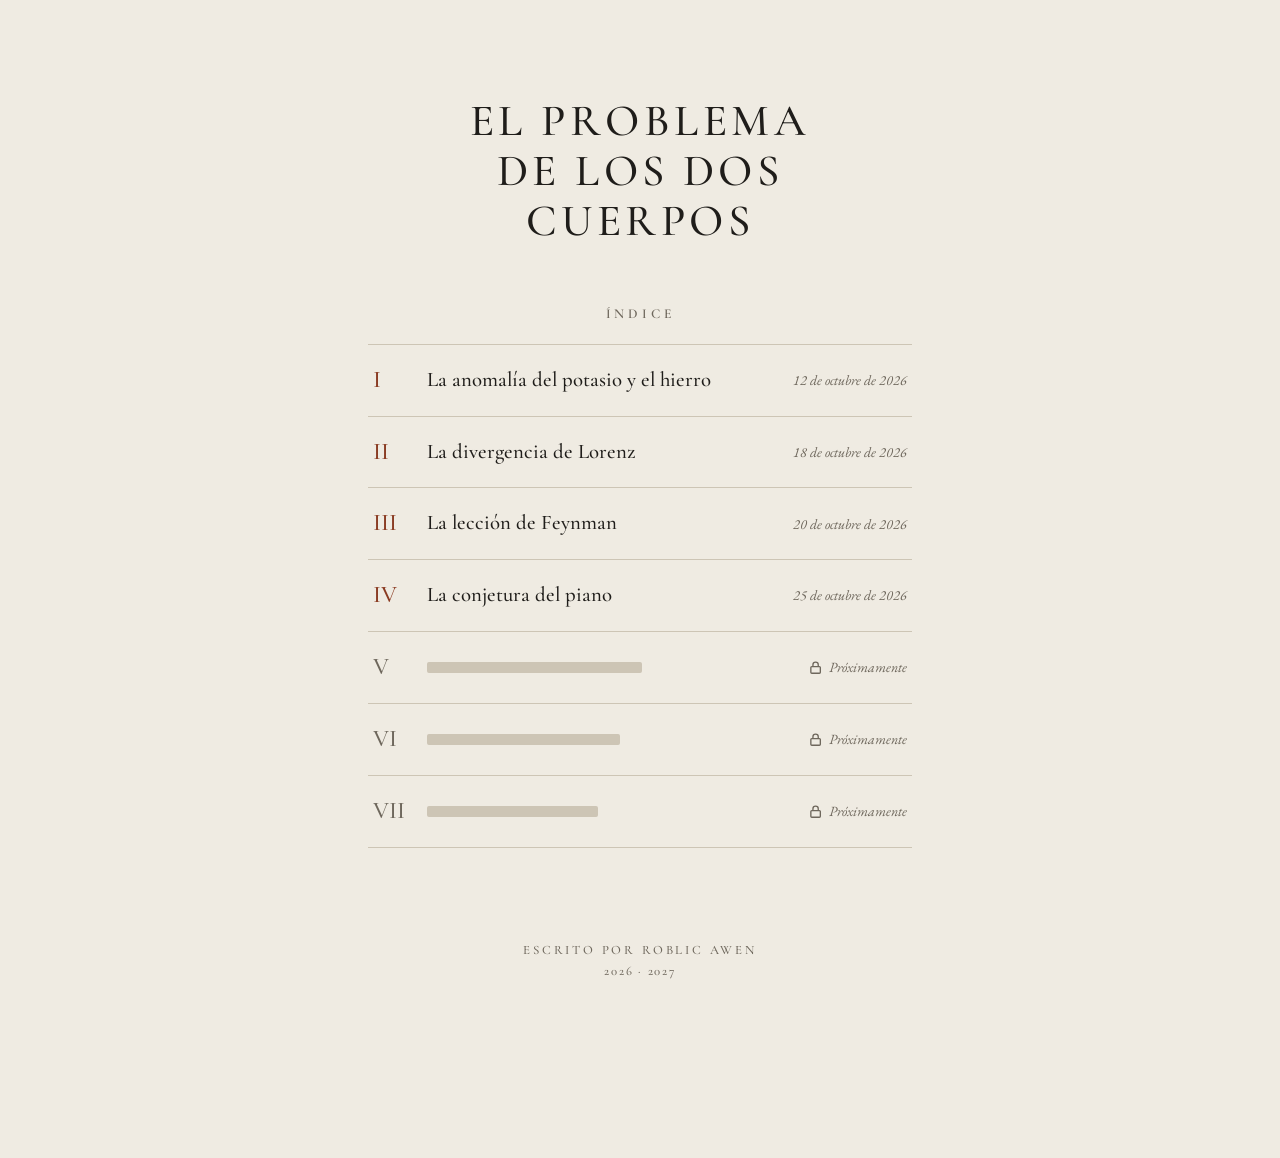
<file: index.html>
<!doctype html>
<html lang="es">
<head>
<meta charset="utf-8">
<meta name="viewport" content="width=device-width, initial-scale=1, viewport-fit=cover">
<meta name="description" content="El problema de los dos cuerpos: índice de capítulos.">
<title>El problema de los dos cuerpos</title>
<link rel="preconnect" href="https://fonts.googleapis.com">
<link rel="preconnect" href="https://fonts.gstatic.com" crossorigin>
<link rel="stylesheet" href="https://fonts.googleapis.com/css2?family=Cormorant+Garamond:ital,wght@0,300;0,500;0,600;1,400&family=EB+Garamond:ital,wght@0,400;0,500;1,400&display=swap">
<link rel="stylesheet" href="styles.css?v=20261110e">
<link rel="stylesheet" href="indice.css?v=20261110e">
<script>(function(d){d.classList.add('anim');setTimeout(function(){d.classList.add('ready')},3000)})(document.documentElement)</script>
</head>
<body>

<header class="cover">
  <h1>El problema de los dos cuerpos</h1>
</header>

<main class="index">
  <h2>Índice</h2>
  <ol>
    <li><a class="row" href="capitulo-1.html"><span class="n">I</span><span class="t">La anomalía del potasio y el hierro</span><span class="d">12 de octubre de 2026</span></a></li>
    <li><a class="row" href="capitulo-2.html"><span class="n">II</span><span class="t">La divergencia de Lorenz</span><span class="d">18 de octubre de 2026</span></a></li>
    <li><a class="row" href="capitulo-3.html"><span class="n">III</span><span class="t">La lección de Feynman</span><span class="d">20 de octubre de 2026</span></a></li>
    <li><a class="row" href="capitulo-4.html"><span class="n">IV</span><span class="t">La conjetura del piano</span><span class="d">25 de octubre de 2026</span></a></li>
    <li class="lock" tabindex="0" aria-label="Capítulo V, próximamente"><div class="row"><span class="n">V</span><span class="t"><i class="bar" style="width:58%"></i></span><span class="d"><svg class="lk" viewBox="0 0 16 16" fill="none" stroke="currentColor" stroke-width="1.4" aria-hidden="true"><rect x="3" y="7" width="10" height="7" rx="1"/><path d="M5.2 7V5a2.8 2.8 0 0 1 5.6 0v2"/></svg>Próximamente</span></div></li>
    <li class="lock" tabindex="0" aria-label="Capítulo VI, próximamente"><div class="row"><span class="n">VI</span><span class="t"><i class="bar" style="width:52%"></i></span><span class="d"><svg class="lk" viewBox="0 0 16 16" fill="none" stroke="currentColor" stroke-width="1.4" aria-hidden="true"><rect x="3" y="7" width="10" height="7" rx="1"/><path d="M5.2 7V5a2.8 2.8 0 0 1 5.6 0v2"/></svg>Próximamente</span></div></li>
    <li class="lock" tabindex="0" aria-label="Capítulo VII, próximamente"><div class="row"><span class="n">VII</span><span class="t"><i class="bar" style="width:46%"></i></span><span class="d"><svg class="lk" viewBox="0 0 16 16" fill="none" stroke="currentColor" stroke-width="1.4" aria-hidden="true"><rect x="3" y="7" width="10" height="7" rx="1"/><path d="M5.2 7V5a2.8 2.8 0 0 1 5.6 0v2"/></svg>Próximamente</span></div></li>
  </ol>
  <p class="msg" id="msg" role="status"></p>
</main>

<footer class="colophon">
  <p>Escrito por Roblic Awen</p>
  <p class="yr">2026 · 2027</p>
</footer>

<script src="indice.js?v=20261110e"></script>
</body>
</html>
</file>
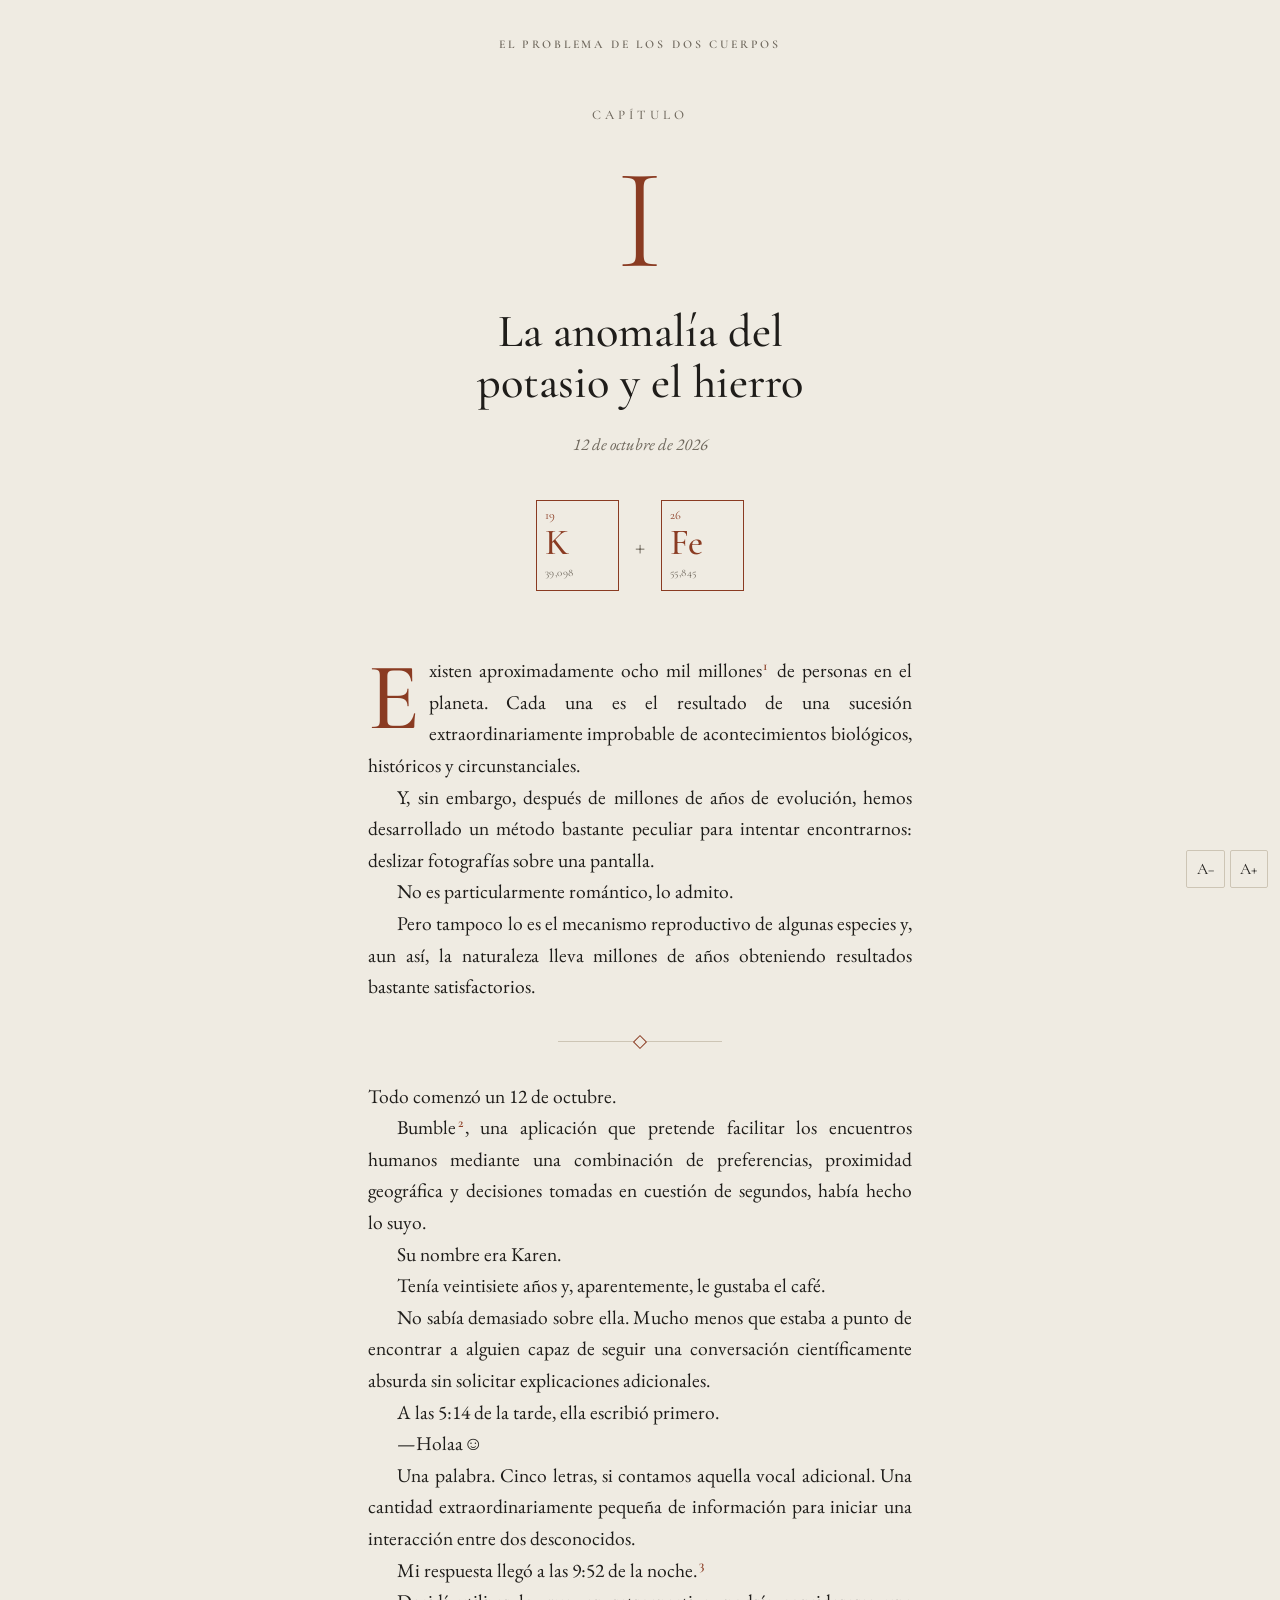
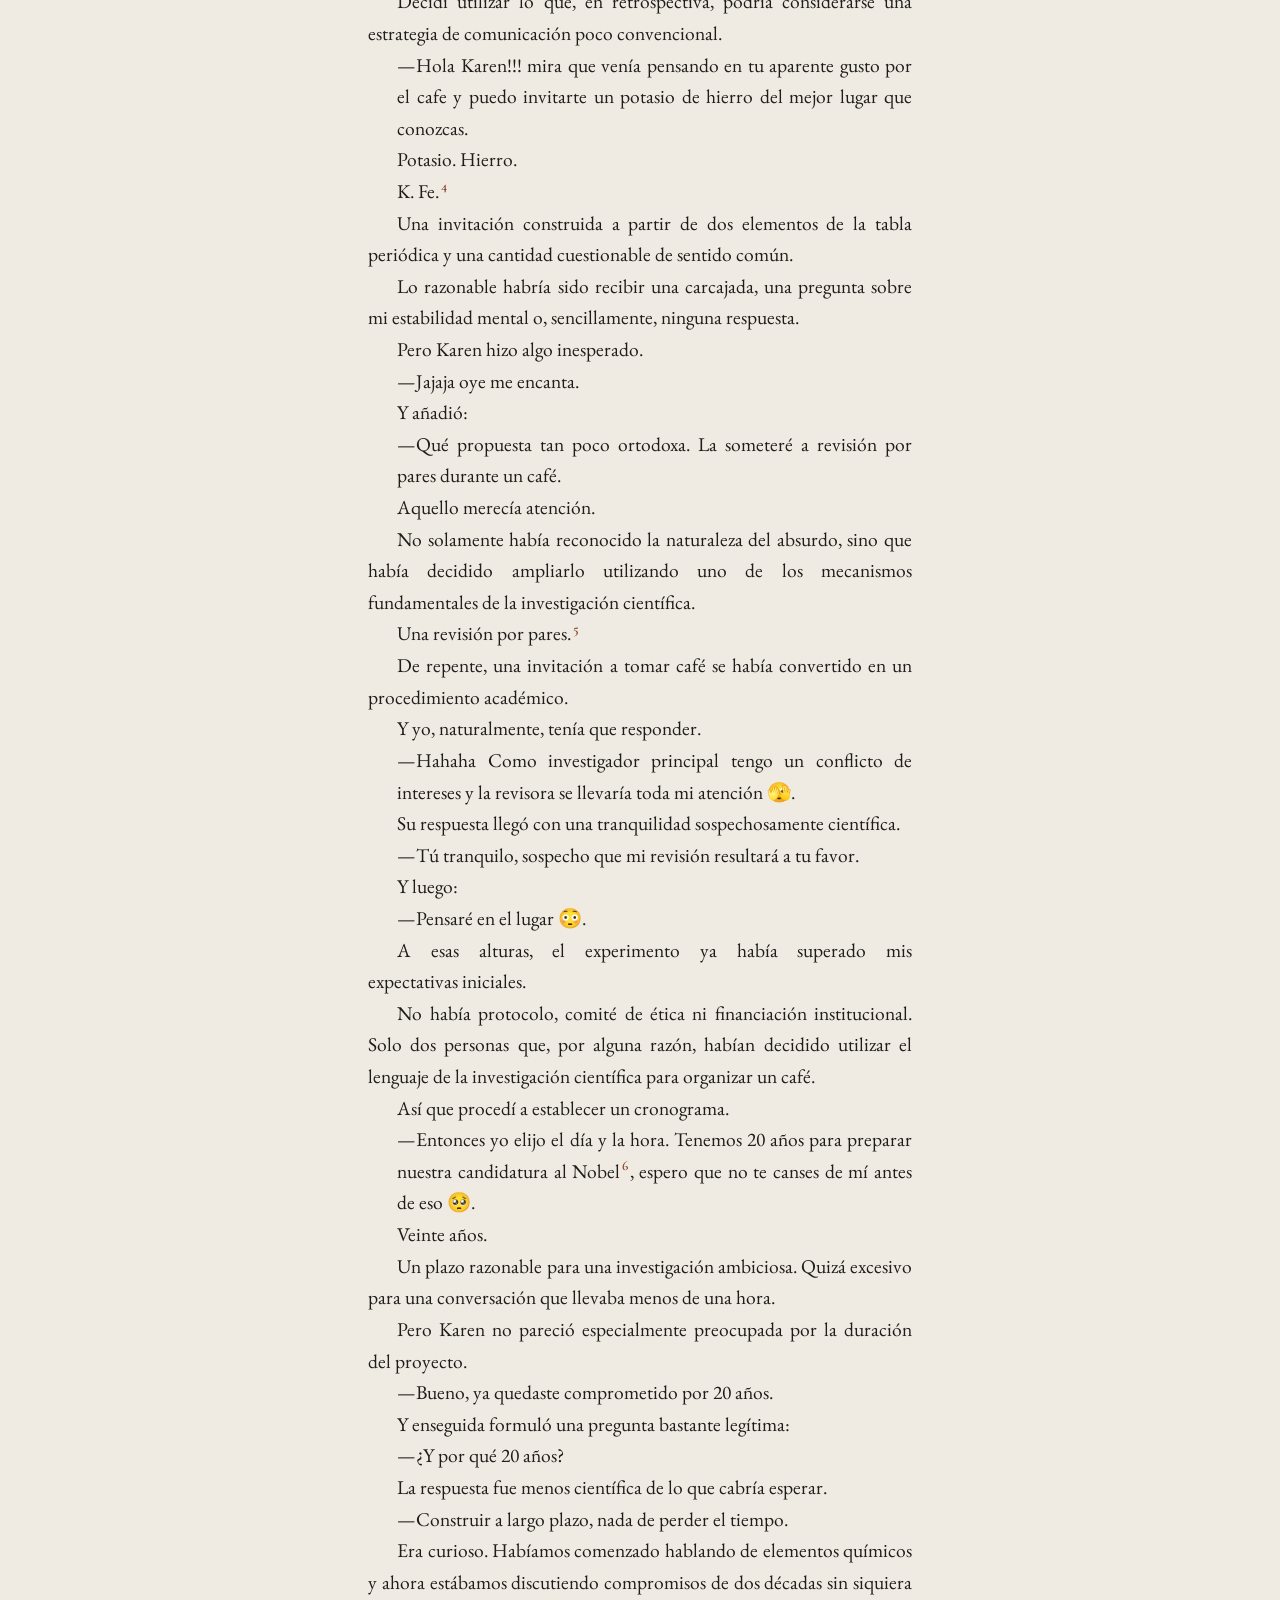
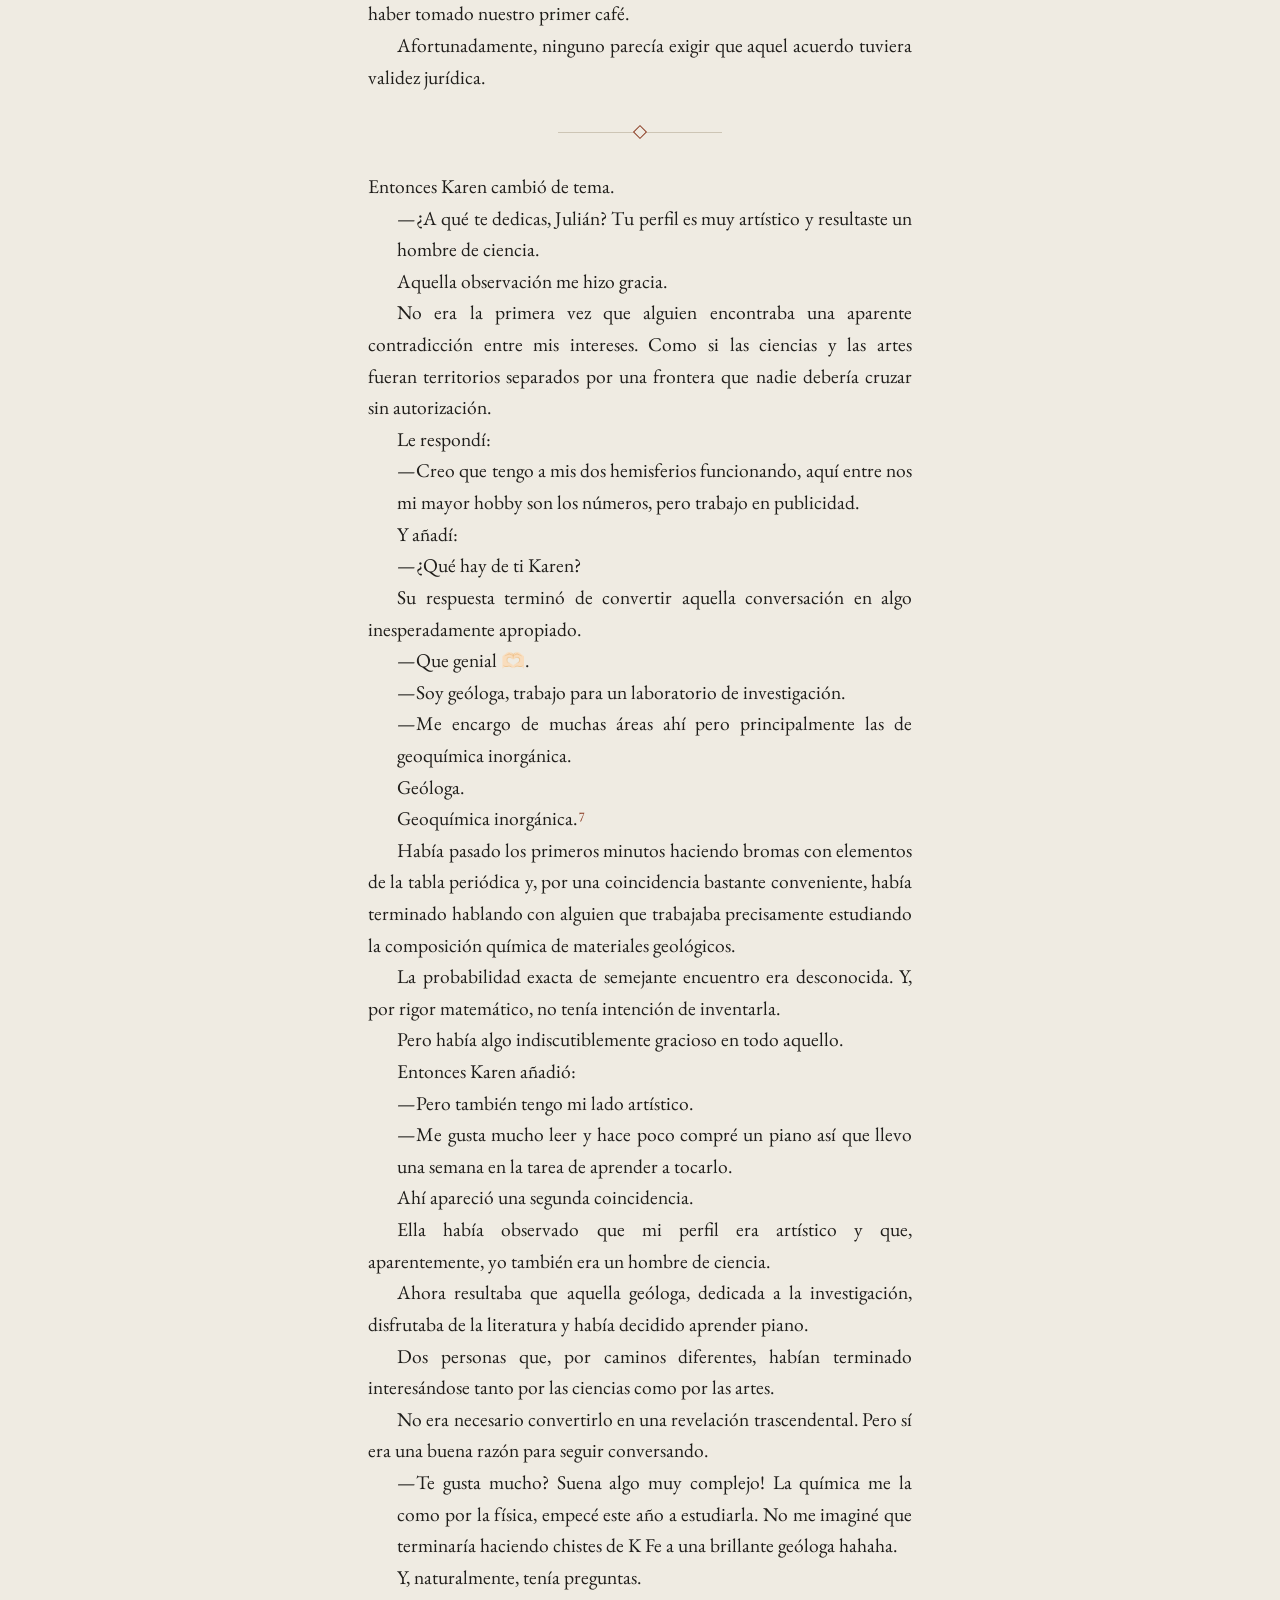
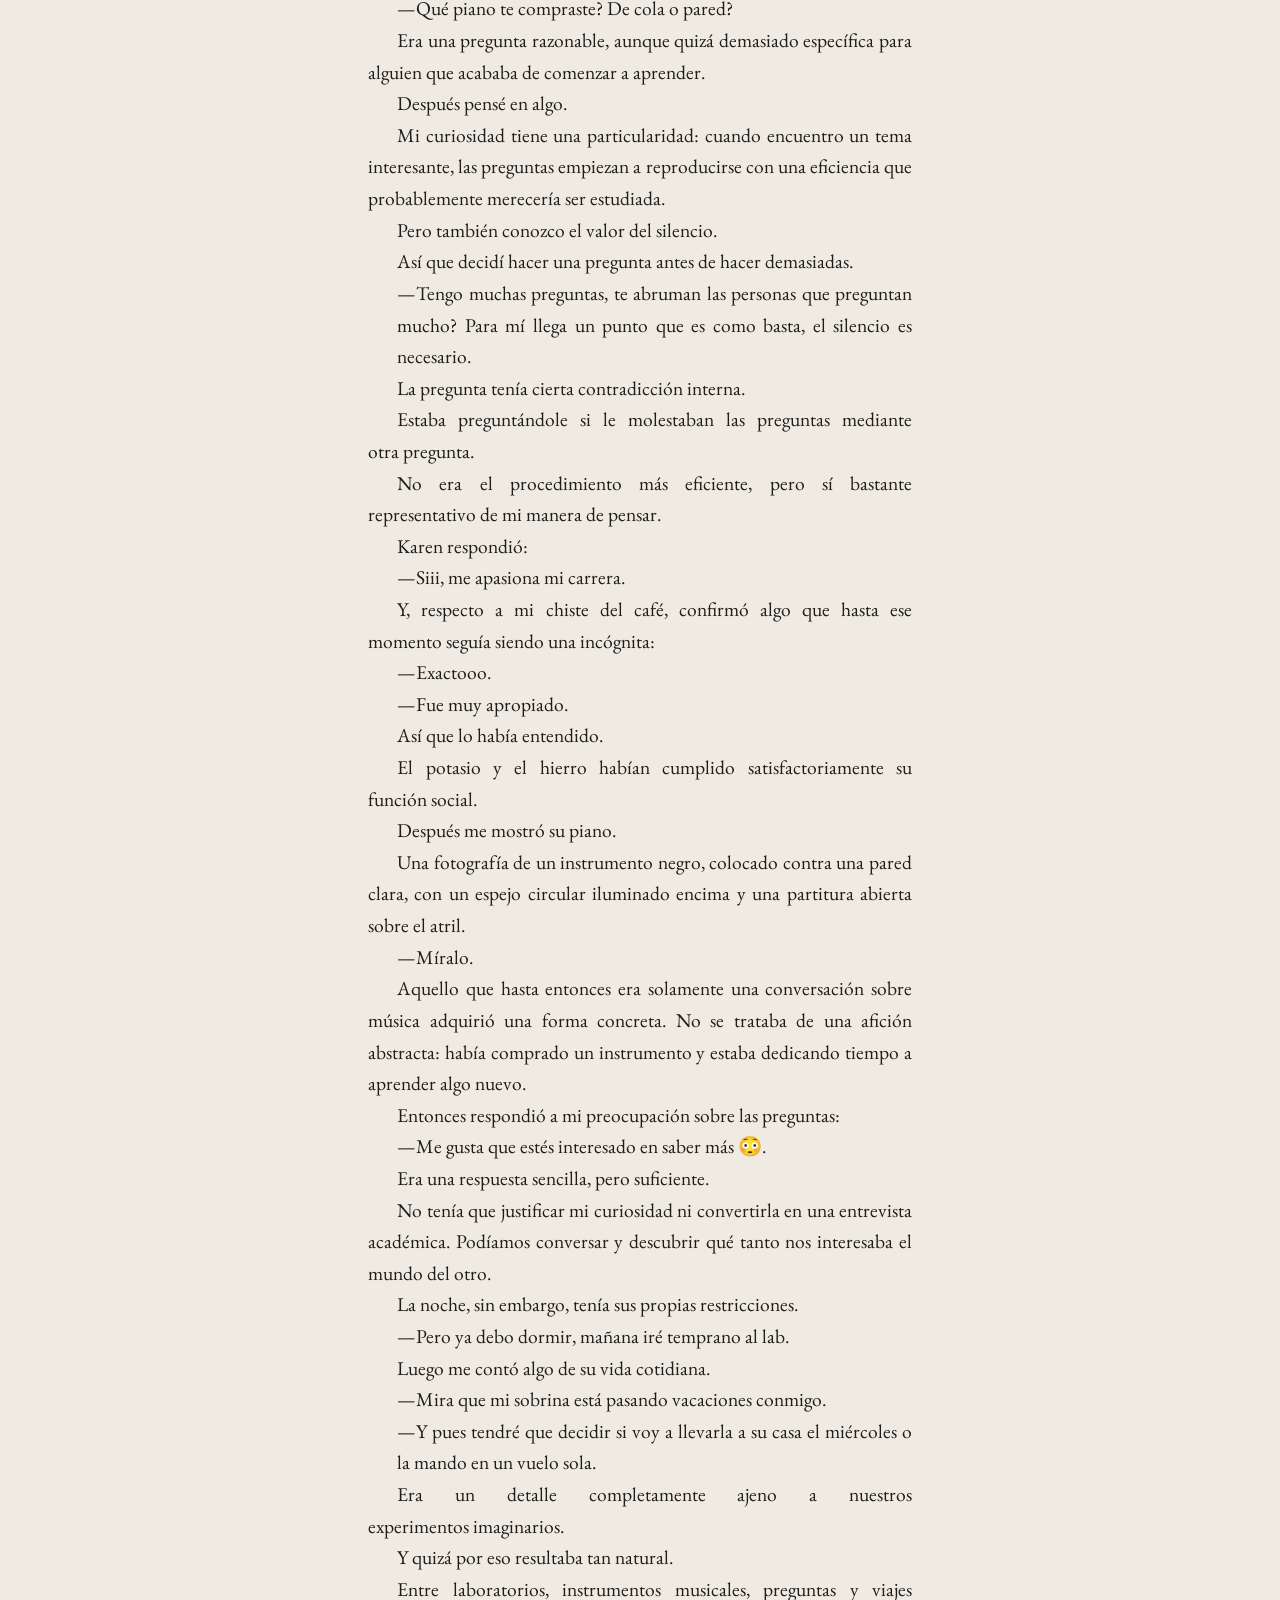
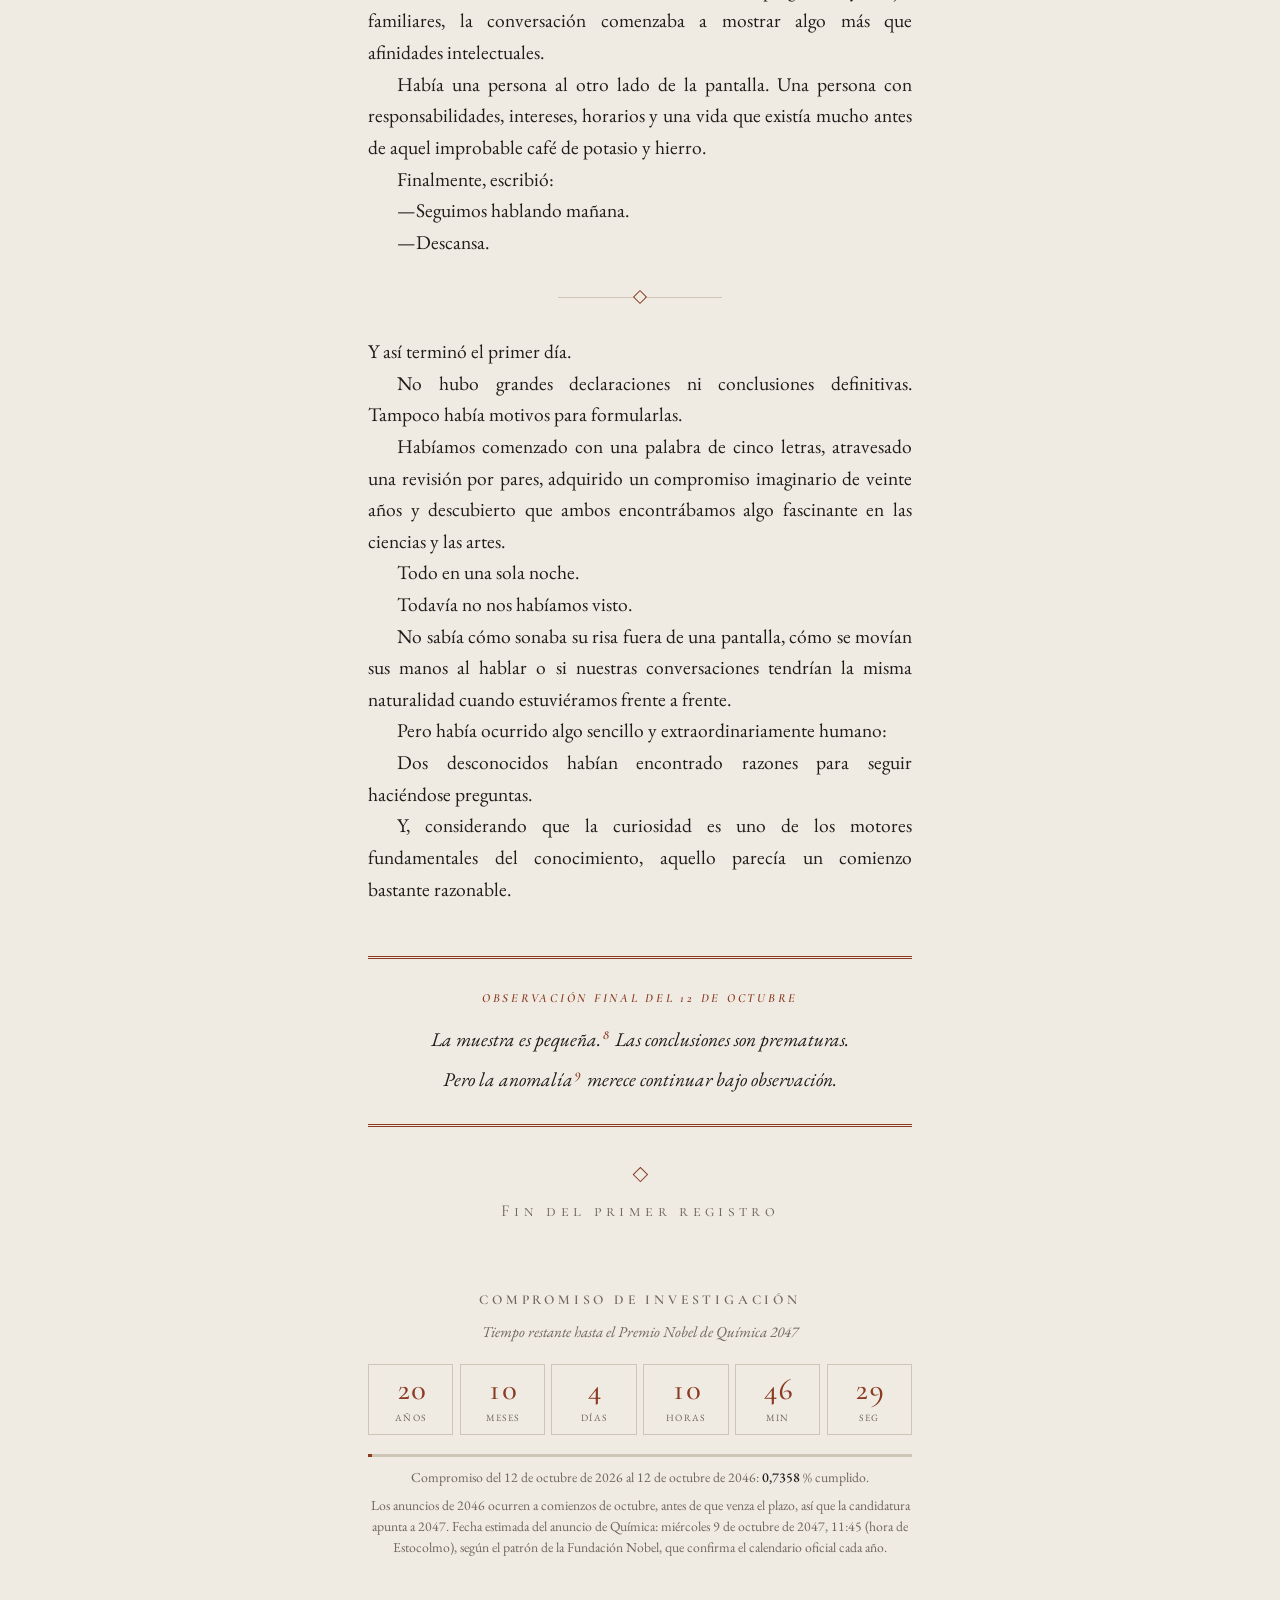
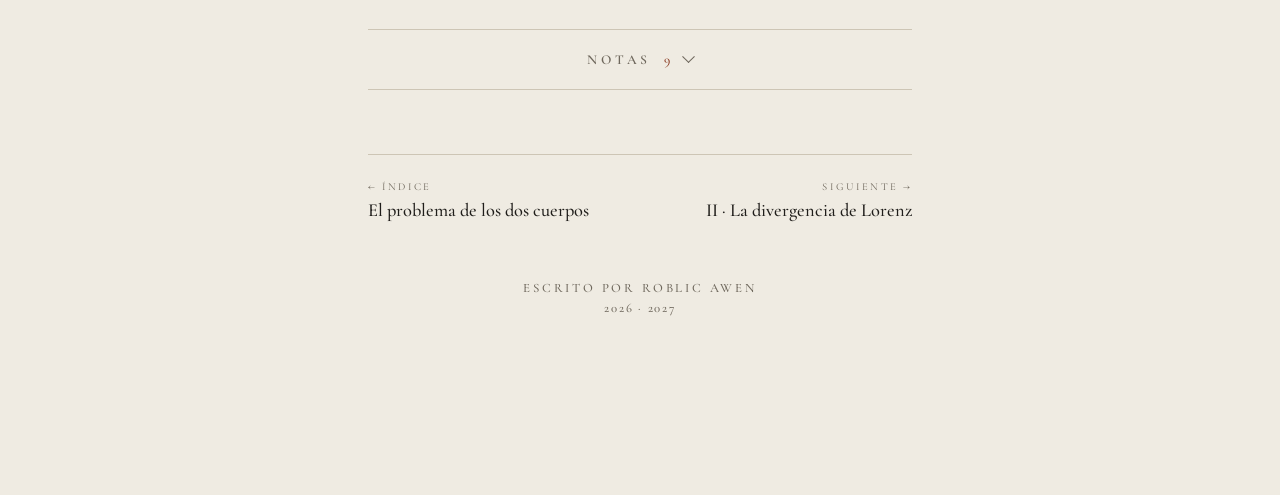
<file: capitulo-1.html>
<!doctype html>
<html lang="es">
<head>
<meta charset="utf-8">
<meta name="viewport" content="width=device-width, initial-scale=1, viewport-fit=cover">
<meta name="description" content="Capítulo I: La anomalía del potasio y el hierro.">
<title>La anomalía del potasio y el hierro</title>
<link rel="preconnect" href="https://fonts.googleapis.com">
<link rel="preconnect" href="https://fonts.gstatic.com" crossorigin>
<link rel="stylesheet" href="https://fonts.googleapis.com/css2?family=Cormorant+Garamond:ital,wght@0,300;0,500;0,600;1,400&family=EB+Garamond:ital,wght@0,400;0,500;1,400&display=swap">
<link rel="stylesheet" href="styles.css?v=20261110e">
</head>
<body>
<div class="progress" aria-hidden="true"><i id="bar"></i></div>

<nav class="crumb" aria-label="Libro"><a href="index.html">El problema de los dos cuerpos</a></nav>

<header class="opener">
  <p class="eyebrow">Capítulo</p>
  <div class="numeral" aria-hidden="true">I</div>
  <h1>La anomalía del potasio y el hierro</h1>
  <p class="date">12 de octubre de 2026</p>
  <div class="elements">
    <div class="el" tabindex="0" aria-label="K, potasio"><span class="z">19</span><span class="s">K</span><span class="m">39,098</span><span class="n">Potasio</span></div>
    <span class="plus" aria-hidden="true">+</span>
    <div class="el" tabindex="0" aria-label="Fe, hierro"><span class="z">26</span><span class="s">Fe</span><span class="m">55,845</span><span class="n">Hierro</span></div>
  </div>
</header>

<main class="book" lang="es" id="capitulo">
<p class="lead">Existen aproximadamente ocho mil millones<sup class="fn"><a href="#nota-1" id="ref-1">1</a></sup> de personas en el planeta. Cada una es el resultado de una sucesión extraordinariamente improbable de acontecimientos biológicos, históricos y circunstanciales.</p>
<p>Y, sin embargo, después de millones de años de evolución, hemos desarrollado un método bastante peculiar para intentar encontrarnos: deslizar fotografías sobre una pantalla.</p>
<p>No es particularmente romántico, lo admito.</p>
<p>Pero tampoco lo es el mecanismo reproductivo de algunas especies y, aun así, la naturaleza lleva millones de años obteniendo resultados bastante satisfactorios.</p>

<div class="brk" role="separator"></div>

<p>Todo comenzó un 12 de octubre.</p>
<p>Bumble<sup class="fn"><a href="#nota-2" id="ref-2">2</a></sup>, una aplicación que pretende facilitar los encuentros humanos mediante una combinación de preferencias, proximidad geográfica y decisiones tomadas en cuestión de segundos, había hecho lo suyo.</p>
<p>Su nombre era Karen.</p>
<p>Tenía veintisiete años y, aparentemente, le gustaba el café.</p>
<p>No sabía demasiado sobre ella. Mucho menos que estaba a punto de encontrar a alguien capaz de seguir una conversación científicamente absurda sin solicitar explicaciones adicionales.</p>
<p>A las 5:14 de la tarde, ella escribió primero.</p>
<p class="d" data-tag="Karen · 5:14 p. m.">—Holaa☺️</p>
<p>Una palabra. Cinco letras, si contamos aquella vocal adicional. Una cantidad extraordinariamente pequeña de información para iniciar una interacción entre dos desconocidos.</p>
<p>Mi respuesta llegó a las 9:52 de la noche.<sup class="fn"><a href="#nota-3" id="ref-3">3</a></sup></p>
<p>Decidí utilizar lo que, en retrospectiva, podría considerarse una estrategia de comunicación poco convencional.</p>
<p class="d" data-tag="Julián · 9:52 p. m.">—Hola Karen!!! mira que venía pensando en tu aparente gusto por el cafe y puedo invitarte un potasio de hierro del mejor lugar que conozcas.</p>
<p>Potasio. Hierro.</p>
<p>K. Fe.<sup class="fn"><a href="#nota-4" id="ref-4">4</a></sup></p>
<p>Una invitación construida a partir de dos elementos de la tabla periódica y una cantidad cuestionable de sentido común.</p>
<p>Lo razonable habría sido recibir una carcajada, una pregunta sobre mi estabilidad mental o, sencillamente, ninguna respuesta.</p>
<p>Pero Karen hizo algo inesperado.</p>
<p class="d" data-tag="Karen">—Jajaja oye me encanta.</p>
<p>Y añadió:</p>
<p class="d" data-tag="Karen">—Qué propuesta tan poco ortodoxa. La someteré a revisión por pares durante un café.</p>
<p>Aquello merecía atención.</p>
<p>No solamente había reconocido la naturaleza del absurdo, sino que había decidido ampliarlo utilizando uno de los mecanismos fundamentales de la investigación científica.</p>
<p>Una revisión por pares.<sup class="fn"><a href="#nota-5" id="ref-5">5</a></sup></p>
<p>De repente, una invitación a tomar café se había convertido en un procedimiento académico.</p>
<p>Y yo, naturalmente, tenía que responder.</p>
<p class="d" data-tag="Julián">—Hahaha Como investigador principal tengo un conflicto de intereses y la revisora se llevaría toda mi atención 🫣.</p>
<p>Su respuesta llegó con una tranquilidad sospechosamente científica.</p>
<p class="d" data-tag="Karen">—Tú tranquilo, sospecho que mi revisión resultará a tu favor.</p>
<p>Y luego:</p>
<p class="d" data-tag="Karen">—Pensaré en el lugar 😳.</p>
<p>A esas alturas, el experimento ya había superado mis expectativas iniciales.</p>
<p>No había protocolo, comité de ética ni financiación institucional. Solo dos personas que, por alguna razón, habían decidido utilizar el lenguaje de la investigación científica para organizar un café.</p>
<p>Así que procedí a establecer un cronograma.</p>
<p class="d" data-tag="Julián">—Entonces yo elijo el día y la hora. Tenemos 20 años para preparar nuestra candidatura al Nobel<sup class="fn"><a href="#nota-6" id="ref-6">6</a></sup>, espero que no te canses de mí antes de eso 🥺.</p>
<p>Veinte años.</p>
<p>Un plazo razonable para una investigación ambiciosa. Quizá excesivo para una conversación que llevaba menos de una hora.</p>
<p>Pero Karen no pareció especialmente preocupada por la duración del proyecto.</p>
<p class="d" data-tag="Karen">—Bueno, ya quedaste comprometido por 20 años.</p>
<p>Y enseguida formuló una pregunta bastante legítima:</p>
<p class="d" data-tag="Karen">—¿Y por qué 20 años?</p>
<p>La respuesta fue menos científica de lo que cabría esperar.</p>
<p class="d" data-tag="Julián">—Construir a largo plazo, nada de perder el tiempo.</p>
<p>Era curioso. Habíamos comenzado hablando de elementos químicos y ahora estábamos discutiendo compromisos de dos décadas sin siquiera haber tomado nuestro primer café.</p>
<p>Afortunadamente, ninguno parecía exigir que aquel acuerdo tuviera validez jurídica.</p>

<div class="brk" role="separator"></div>

<p>Entonces Karen cambió de tema.</p>
<p class="d" data-tag="Karen">—¿A qué te dedicas, Julián? Tu perfil es muy artístico y resultaste un hombre de ciencia.</p>
<p>Aquella observación me hizo gracia.</p>
<p>No era la primera vez que alguien encontraba una aparente contradicción entre mis intereses. Como si las ciencias y las artes fueran territorios separados por una frontera que nadie debería cruzar sin autorización.</p>
<p>Le respondí:</p>
<p class="d" data-tag="Julián">—Creo que tengo a mis dos hemisferios funcionando, aquí entre nos mi mayor hobby son los números, pero trabajo en publicidad.</p>
<p>Y añadí:</p>
<p class="d" data-tag="Julián">—¿Qué hay de ti Karen?</p>
<p>Su respuesta terminó de convertir aquella conversación en algo inesperadamente apropiado.</p>
<p class="d" data-tag="Karen">—Que genial 🫶🏻.</p>
<p class="d" data-tag="Karen">—Soy geóloga, trabajo para un laboratorio de investigación.</p>
<p class="d" data-tag="Karen">—Me encargo de muchas áreas ahí pero principalmente las de geoquímica inorgánica.</p>
<p>Geóloga.</p>
<p>Geoquímica inorgánica.<sup class="fn"><a href="#nota-7" id="ref-7">7</a></sup></p>
<p>Había pasado los primeros minutos haciendo bromas con elementos de la tabla periódica y, por una coincidencia bastante conveniente, había terminado hablando con alguien que trabajaba precisamente estudiando la composición química de materiales geológicos.</p>
<p>La probabilidad exacta de semejante encuentro era desconocida. Y, por rigor matemático, no tenía intención de inventarla.</p>
<p>Pero había algo indiscutiblemente gracioso en todo aquello.</p>
<p>Entonces Karen añadió:</p>
<p class="d" data-tag="Karen">—Pero también tengo mi lado artístico.</p>
<p class="d" data-tag="Karen">—Me gusta mucho leer y hace poco compré un piano así que llevo una semana en la tarea de aprender a tocarlo.</p>
<p>Ahí apareció una segunda coincidencia.</p>
<p>Ella había observado que mi perfil era artístico y que, aparentemente, yo también era un hombre de ciencia.</p>
<p>Ahora resultaba que aquella geóloga, dedicada a la investigación, disfrutaba de la literatura y había decidido aprender piano.</p>
<p>Dos personas que, por caminos diferentes, habían terminado interesándose tanto por las ciencias como por las artes.</p>
<p>No era necesario convertirlo en una revelación trascendental. Pero sí era una buena razón para seguir conversando.</p>
<p class="d" data-tag="Julián">—Te gusta mucho? Suena algo muy complejo! La química me la como por la física, empecé este año a estudiarla. No me imaginé que terminaría haciendo chistes de K Fe a una brillante geóloga hahaha.</p>
<p>Y, naturalmente, tenía preguntas.</p>
<p class="d" data-tag="Julián">—Qué piano te compraste? De cola o pared?</p>
<p>Era una pregunta razonable, aunque quizá demasiado específica para alguien que acababa de comenzar a aprender.</p>
<p>Después pensé en algo.</p>
<p>Mi curiosidad tiene una particularidad: cuando encuentro un tema interesante, las preguntas empiezan a reproducirse con una eficiencia que probablemente merecería ser estudiada.</p>
<p>Pero también conozco el valor del silencio.</p>
<p>Así que decidí hacer una pregunta antes de hacer demasiadas.</p>
<p class="d" data-tag="Julián">—Tengo muchas preguntas, te abruman las personas que preguntan mucho? Para mí llega un punto que es como basta, el silencio es necesario.</p>
<p>La pregunta tenía cierta contradicción interna.</p>
<p>Estaba preguntándole si le molestaban las preguntas mediante otra pregunta.</p>
<p>No era el procedimiento más eficiente, pero sí bastante representativo de mi manera de pensar.</p>
<p>Karen respondió:</p>
<p class="d" data-tag="Karen">—Siii, me apasiona mi carrera.</p>
<p>Y, respecto a mi chiste del café, confirmó algo que hasta ese momento seguía siendo una incógnita:</p>
<p class="d" data-tag="Karen">—Exactooo.</p>
<p class="d" data-tag="Karen">—Fue muy apropiado.</p>
<p>Así que lo había entendido.</p>
<p>El potasio y el hierro habían cumplido satisfactoriamente su función social.</p>
<p>Después me mostró su piano.</p>
<p>Una fotografía de un instrumento negro, colocado contra una pared clara, con un espejo circular iluminado encima y una partitura abierta sobre el atril.</p>
<p class="d" data-tag="Karen">—Míralo.</p>
<p>Aquello que hasta entonces era solamente una conversación sobre música adquirió una forma concreta. No se trataba de una afición abstracta: había comprado un instrumento y estaba dedicando tiempo a aprender algo nuevo.</p>
<p>Entonces respondió a mi preocupación sobre las preguntas:</p>
<p class="d" data-tag="Karen">—Me gusta que estés interesado en saber más 😳.</p>
<p>Era una respuesta sencilla, pero suficiente.</p>
<p>No tenía que justificar mi curiosidad ni convertirla en una entrevista académica. Podíamos conversar y descubrir qué tanto nos interesaba el mundo del otro.</p>
<p>La noche, sin embargo, tenía sus propias restricciones.</p>
<p class="d" data-tag="Karen">—Pero ya debo dormir, mañana iré temprano al lab.</p>
<p>Luego me contó algo de su vida cotidiana.</p>
<p class="d" data-tag="Karen">—Mira que mi sobrina está pasando vacaciones conmigo.</p>
<p class="d" data-tag="Karen">—Y pues tendré que decidir si voy a llevarla a su casa el miércoles o la mando en un vuelo sola.</p>
<p>Era un detalle completamente ajeno a nuestros experimentos imaginarios.</p>
<p>Y quizá por eso resultaba tan natural.</p>
<p>Entre laboratorios, instrumentos musicales, preguntas y viajes familiares, la conversación comenzaba a mostrar algo más que afinidades intelectuales.</p>
<p>Había una persona al otro lado de la pantalla. Una persona con responsabilidades, intereses, horarios y una vida que existía mucho antes de aquel improbable café de potasio y hierro.</p>
<p>Finalmente, escribió:</p>
<p class="d" data-tag="Karen">—Seguimos hablando mañana.</p>
<p class="d" data-tag="Karen">—Descansa.</p>

<div class="brk" role="separator"></div>

<p>Y así terminó el primer día.</p>
<p>No hubo grandes declaraciones ni conclusiones definitivas. Tampoco había motivos para formularlas.</p>
<p>Habíamos comenzado con una palabra de cinco letras, atravesado una revisión por pares, adquirido un compromiso imaginario de veinte años y descubierto que ambos encontrábamos algo fascinante en las ciencias y las artes.</p>
<p>Todo en una sola noche.</p>
<p>Todavía no nos habíamos visto.</p>
<p>No sabía cómo sonaba su risa fuera de una pantalla, cómo se movían sus manos al hablar o si nuestras conversaciones tendrían la misma naturalidad cuando estuviéramos frente a frente.</p>
<p>Pero había ocurrido algo sencillo y extraordinariamente humano:</p>
<p>Dos desconocidos habían encontrado razones para seguir haciéndose preguntas.</p>
<p>Y, considerando que la curiosidad es uno de los motores fundamentales del conocimiento, aquello parecía un comienzo bastante razonable.</p>

<aside class="note">
  <p class="kicker">Observación final del 12 de octubre</p>
  <p>La muestra es pequeña.<sup class="fn"><a href="#nota-8" id="ref-8">8</a></sup> Las conclusiones son prematuras.</p>
  <p>Pero la anomalía<sup class="fn"><a href="#nota-9" id="ref-9">9</a></sup> merece continuar bajo observación.</p>
</aside>

<p class="fin">Fin del primer registro</p>
</main>

<div class="after" lang="es">
<section class="clock" aria-label="Contador del compromiso">
  <p class="k">Compromiso de investigación</p>
  <p class="sub">Tiempo restante hasta el Premio Nobel de Química 2047</p>
  <div class="cells" role="timer" aria-live="off">
    <div class="cell"><b id="c-y">0</b><small>años</small></div>
    <div class="cell"><b id="c-m">0</b><small>meses</small></div>
    <div class="cell"><b id="c-d">0</b><small>días</small></div>
    <div class="cell"><b id="c-h">00</b><small>horas</small></div>
    <div class="cell"><b id="c-n">00</b><small>min</small></div>
    <div class="cell"><b id="c-s">00</b><small>seg</small></div>
  </div>
  <div class="meter" aria-hidden="true"><i id="c-bar"></i></div>
  <p class="foot">Compromiso del 12 de octubre de 2026 al 12 de octubre de 2046: <b id="c-p">0,00</b>&nbsp;% cumplido.</p>
  <p class="foot">Los anuncios de 2046 ocurren a comienzos de octubre, antes de que venza el plazo, así que la candidatura apunta a 2047. Fecha estimada del anuncio de Química: miércoles 9 de octubre de 2047, 11:45 (hora de Estocolmo), según el patrón de la Fundación Nobel, que confirma el calendario oficial cada año.</p>
</section>

<details class="notes" id="notas">
  <summary><span>Notas</span><b>9</b></summary>
  <ol>
    <li id="nota-1">Cifra redondeada. La población mundial superó los 8.000 millones de habitantes a finales de 2022, según estimaciones de Naciones Unidas.<a class="back" href="#ref-1" aria-label="Volver al texto">↩</a></li>
    <li id="nota-2">Aplicación de citas lanzada en 2014. En los emparejamientos entre un hombre y una mujer, es ella quien debe escribir primero, y dispone de 24 horas para hacerlo. Karen cumplió el protocolo.<a class="back" href="#ref-2" aria-label="Volver al texto">↩</a></li>
    <li id="nota-3">Entre su mensaje (5:14 p. m.) y mi respuesta (9:52 p. m.) transcurrieron 4 horas y 38 minutos. El tiempo de revisión por parte del investigador principal fue considerable.<a class="back" href="#ref-3" aria-label="Volver al texto">↩</a></li>
    <li id="nota-4">K proviene del latín medieval <i>kalium</i>; Fe, del latín <i>ferrum</i>. El compuesto, además, existe: el ferrato de potasio (K₂FeO₄), un oxidante fuerte de intenso color violeta. No se recomienda invitarlo a un café.<a class="back" href="#ref-4" aria-label="Volver al texto">↩</a></li>
    <li id="nota-5">Proceso por el cual expertos independientes evalúan un trabajo antes de su publicación. En este caso, el objeto evaluado era una invitación.<a class="back" href="#ref-5" aria-label="Volver al texto">↩</a></li>
    <li id="nota-6">Los premios Nobel no admiten autonominaciones: la candidatura debe ser propuesta por terceros. El plazo de veinte años deja margen para conseguirlos.<a class="back" href="#ref-6" aria-label="Volver al texto">↩</a></li>
    <li id="nota-7">Rama de la geología que estudia la composición química de rocas, minerales y aguas. El hierro es el cuarto elemento más abundante de la corteza terrestre y el potasio figura entre los ocho primeros. Del otro lado de la pantalla estaban, por tanto, en buena compañía.<a class="back" href="#ref-7" aria-label="Volver al texto">↩</a></li>
    <li id="nota-8">n = 2: un investigador principal y una revisora.<a class="back" href="#ref-8" aria-label="Volver al texto">↩</a></li>
    <li id="nota-9">En estadística, valor que se aparta de lo esperado. En este caso, la desviación fue favorable.<a class="back" href="#ref-9" aria-label="Volver al texto">↩</a></li>
  </ol>
</details>

<nav class="pager" aria-label="Capítulos">
  <a class="prev" href="index.html"><small>← Índice</small><b>El problema de los dos cuerpos</b></a>
  <a class="next" href="capitulo-2.html"><small>Siguiente →</small><b>II · La divergencia de Lorenz</b></a>
</nav>
</div>

<footer class="colophon">
  <p>Escrito por Roblic Awen</p>
  <p class="yr">2026 · 2027</p>
</footer>

<div class="tools" role="group" aria-label="Tamaño del texto">
  <button type="button" id="dec" aria-label="Reducir texto">A−</button>
  <button type="button" id="inc" aria-label="Aumentar texto">A+</button>
</div>

<script src="libro.js?v=20261110e"></script>
<script src="capitulo-1.js?v=20261110e"></script>
</body>
</html>
</file>
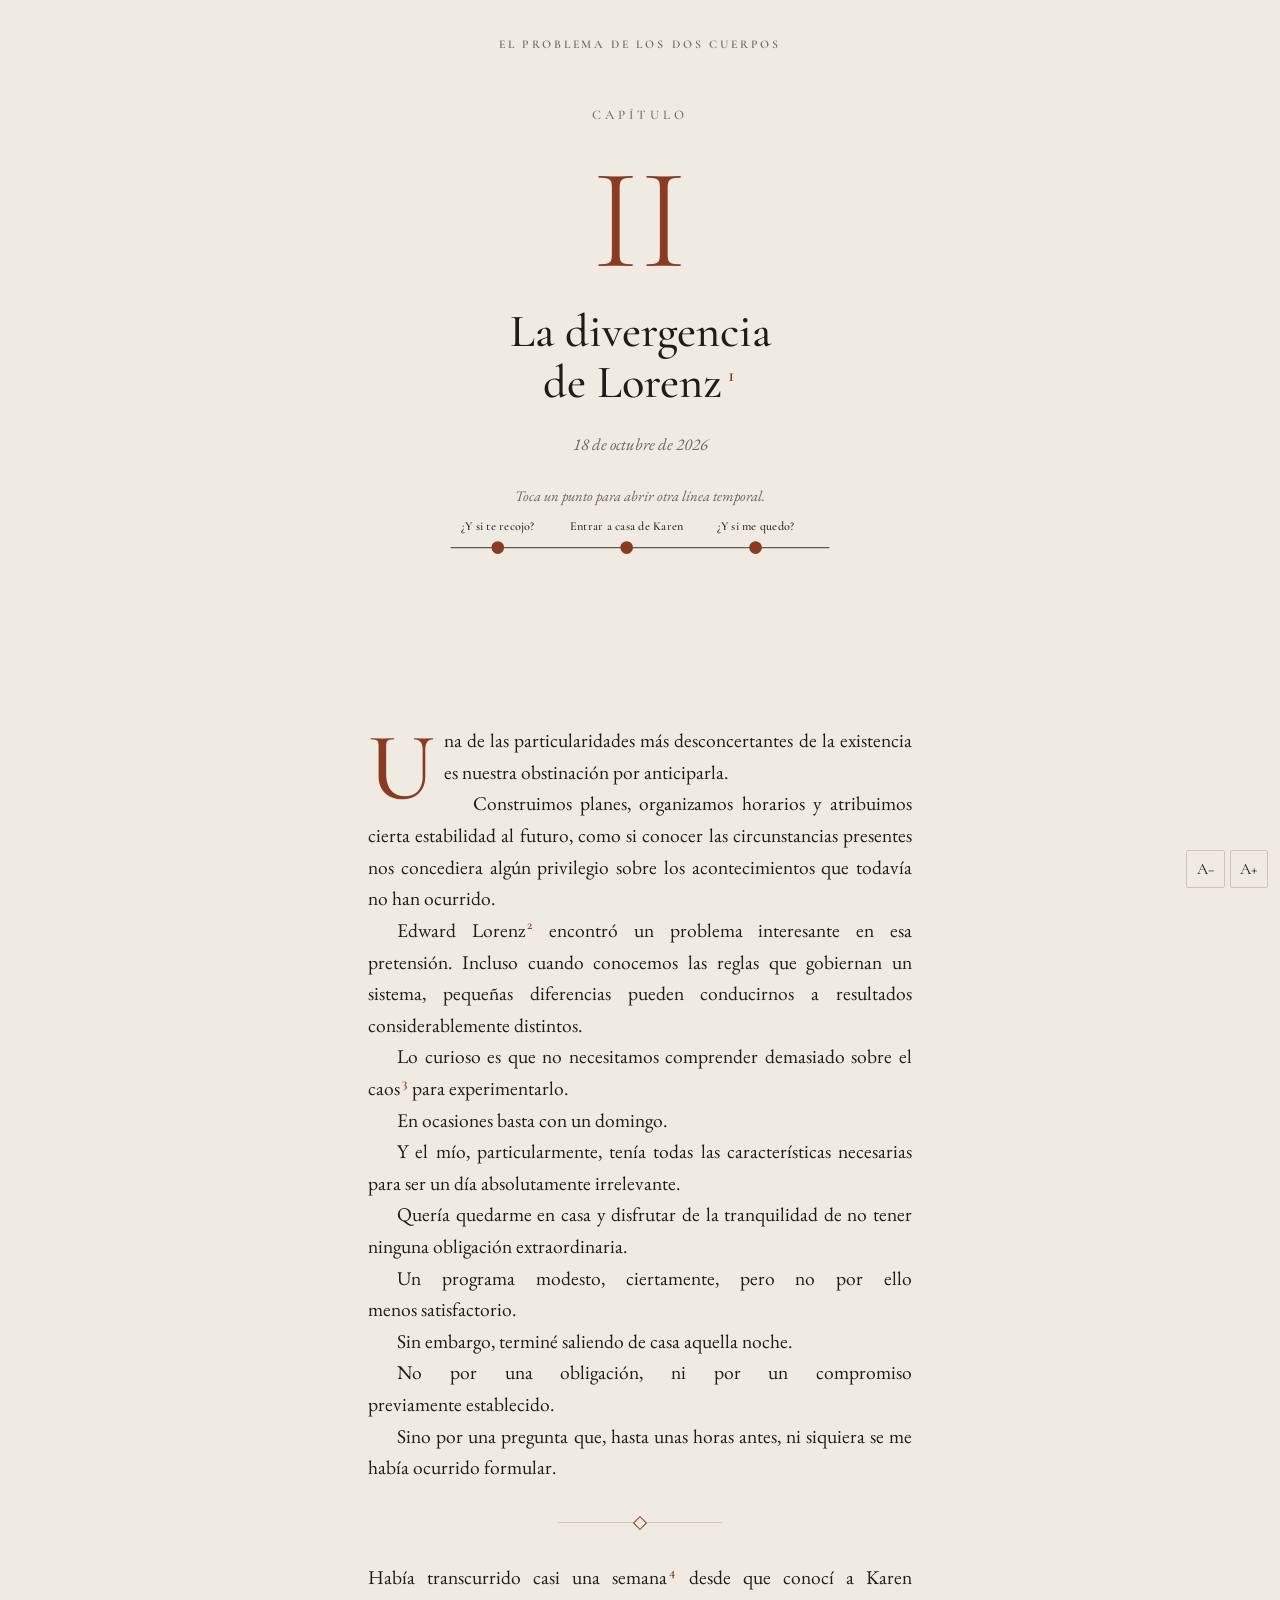
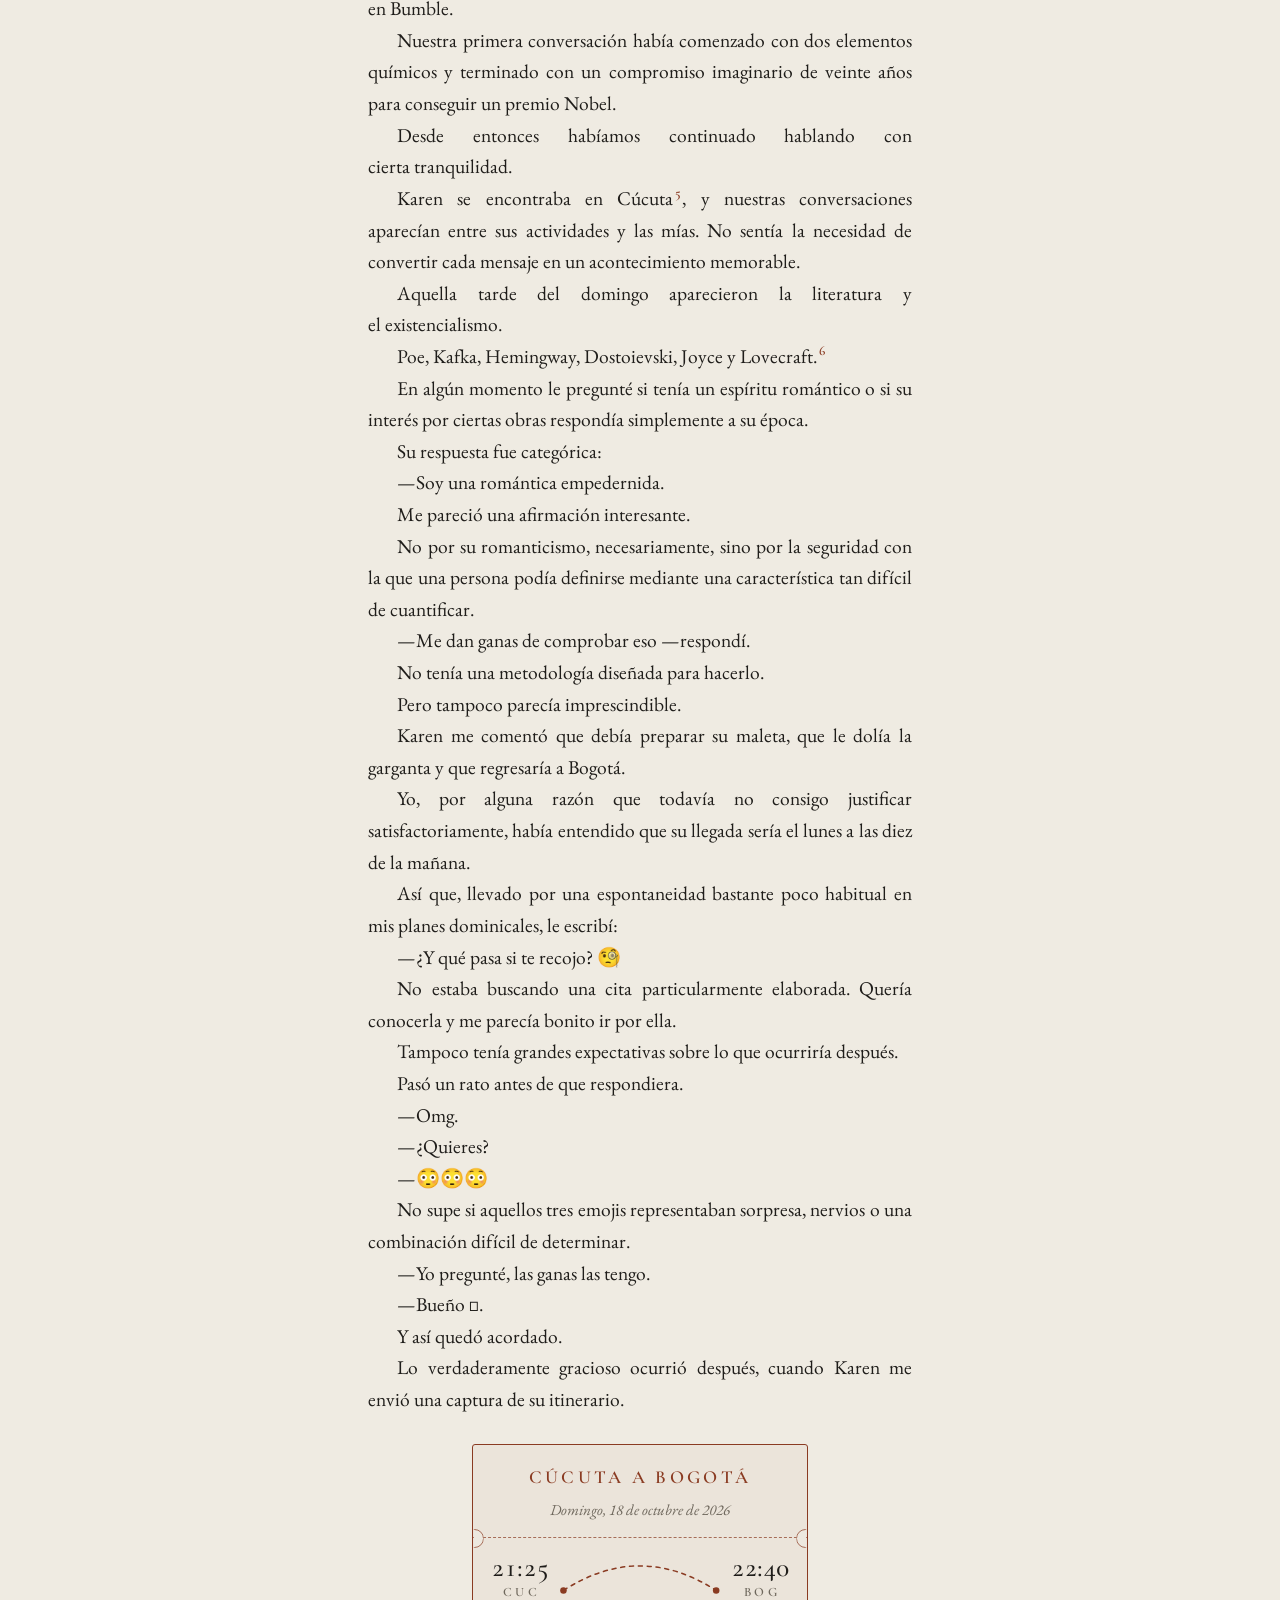
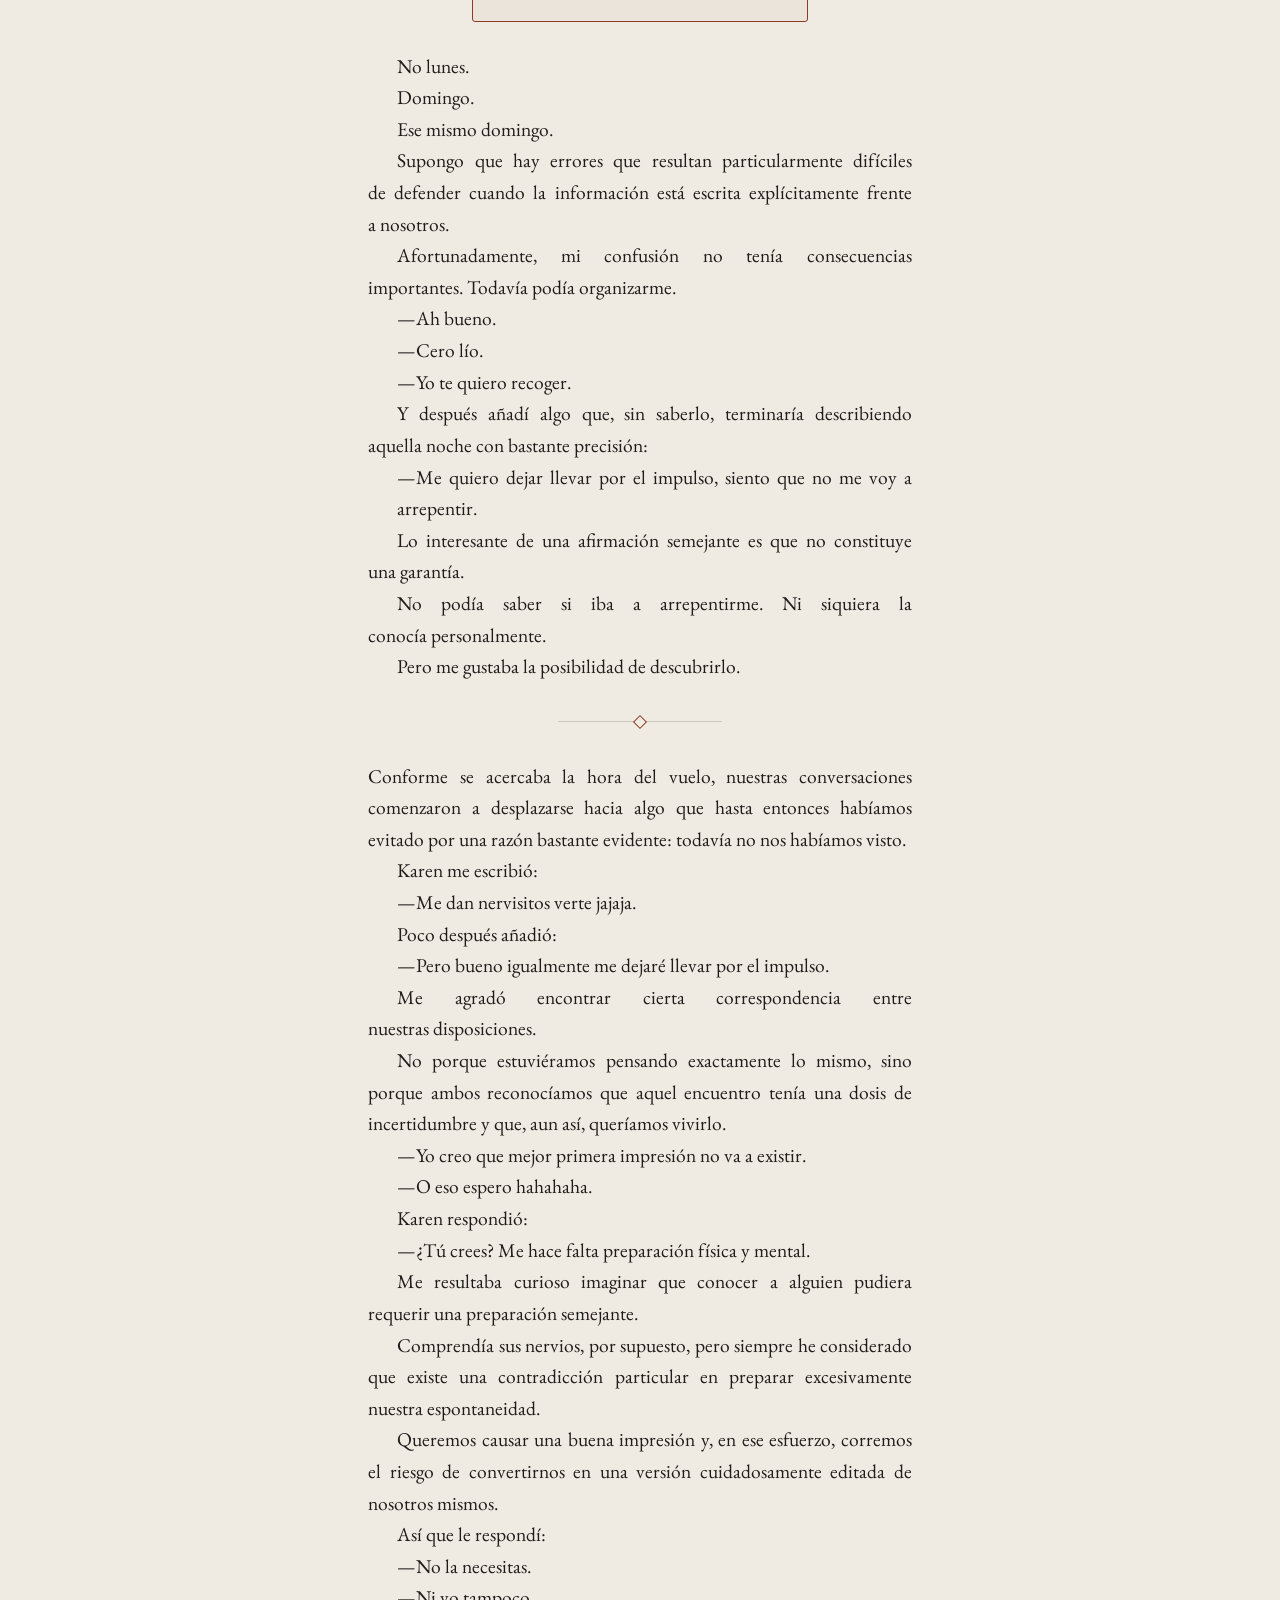
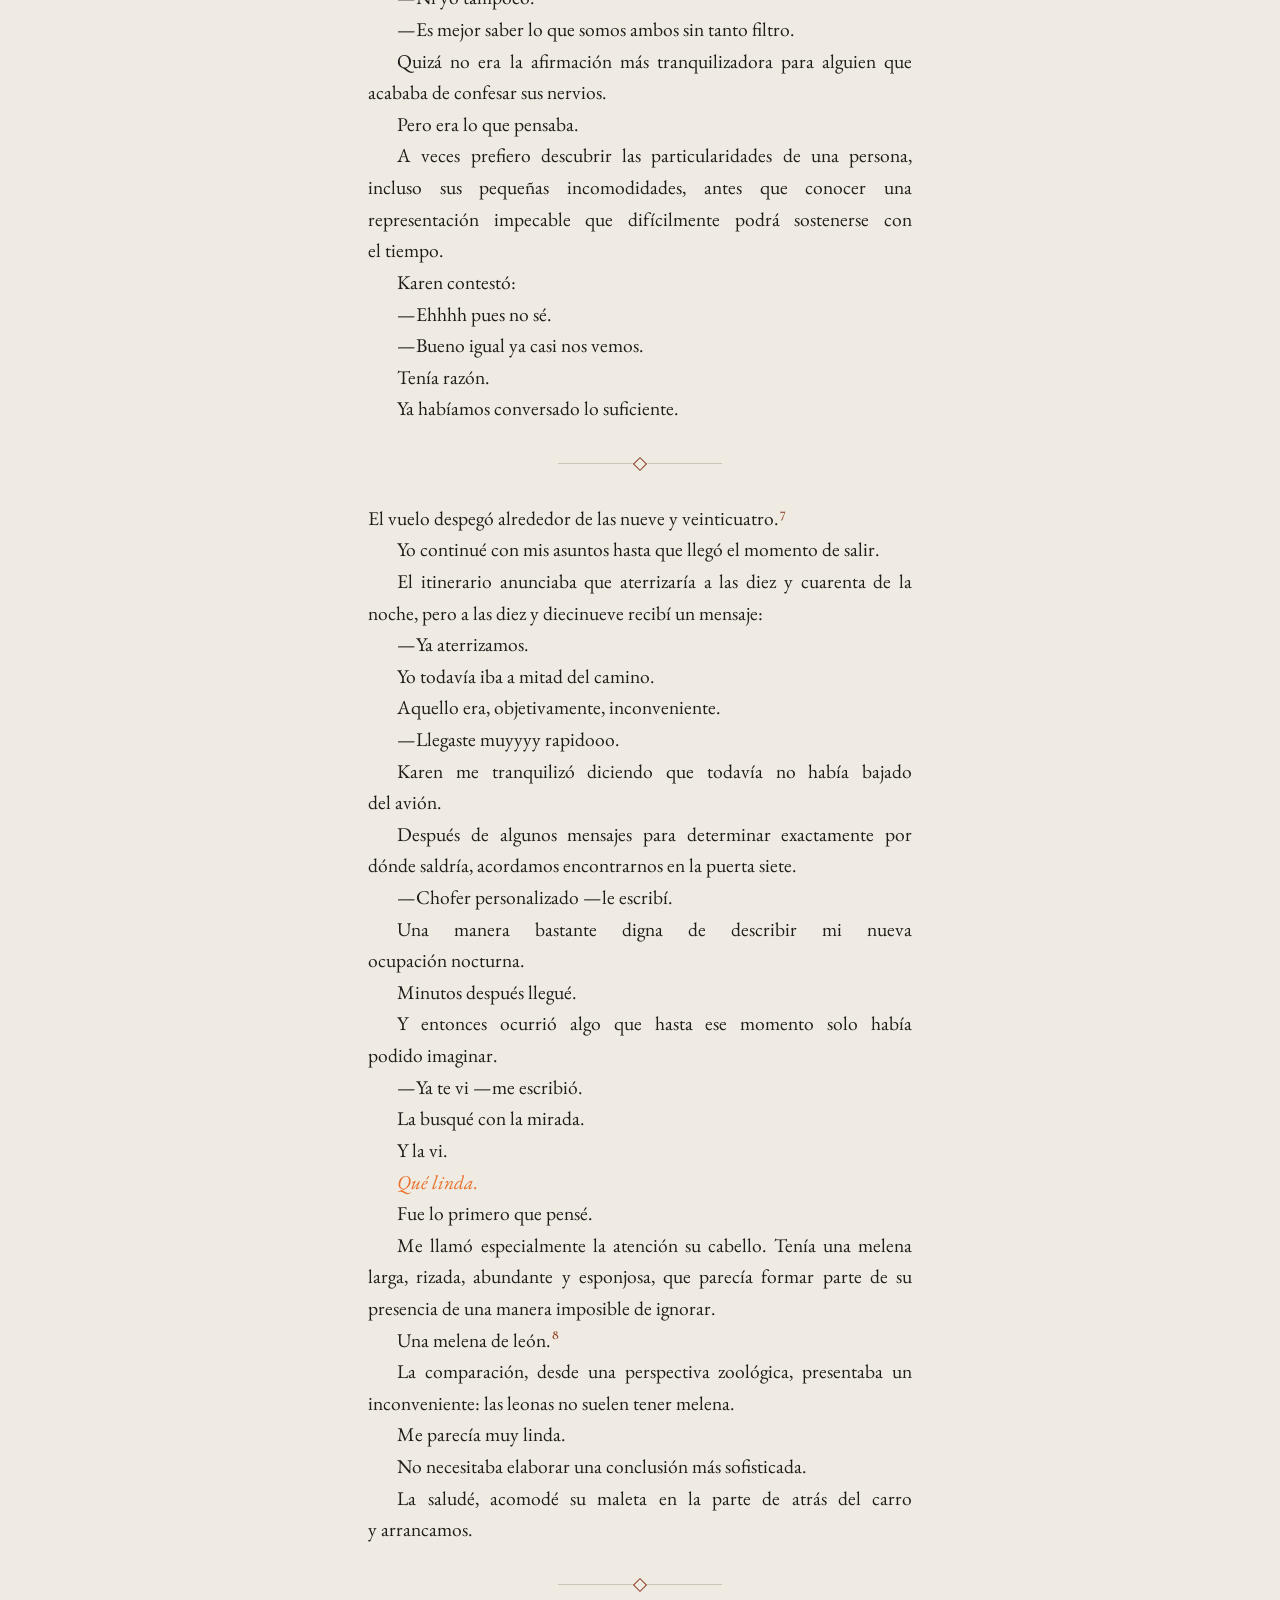
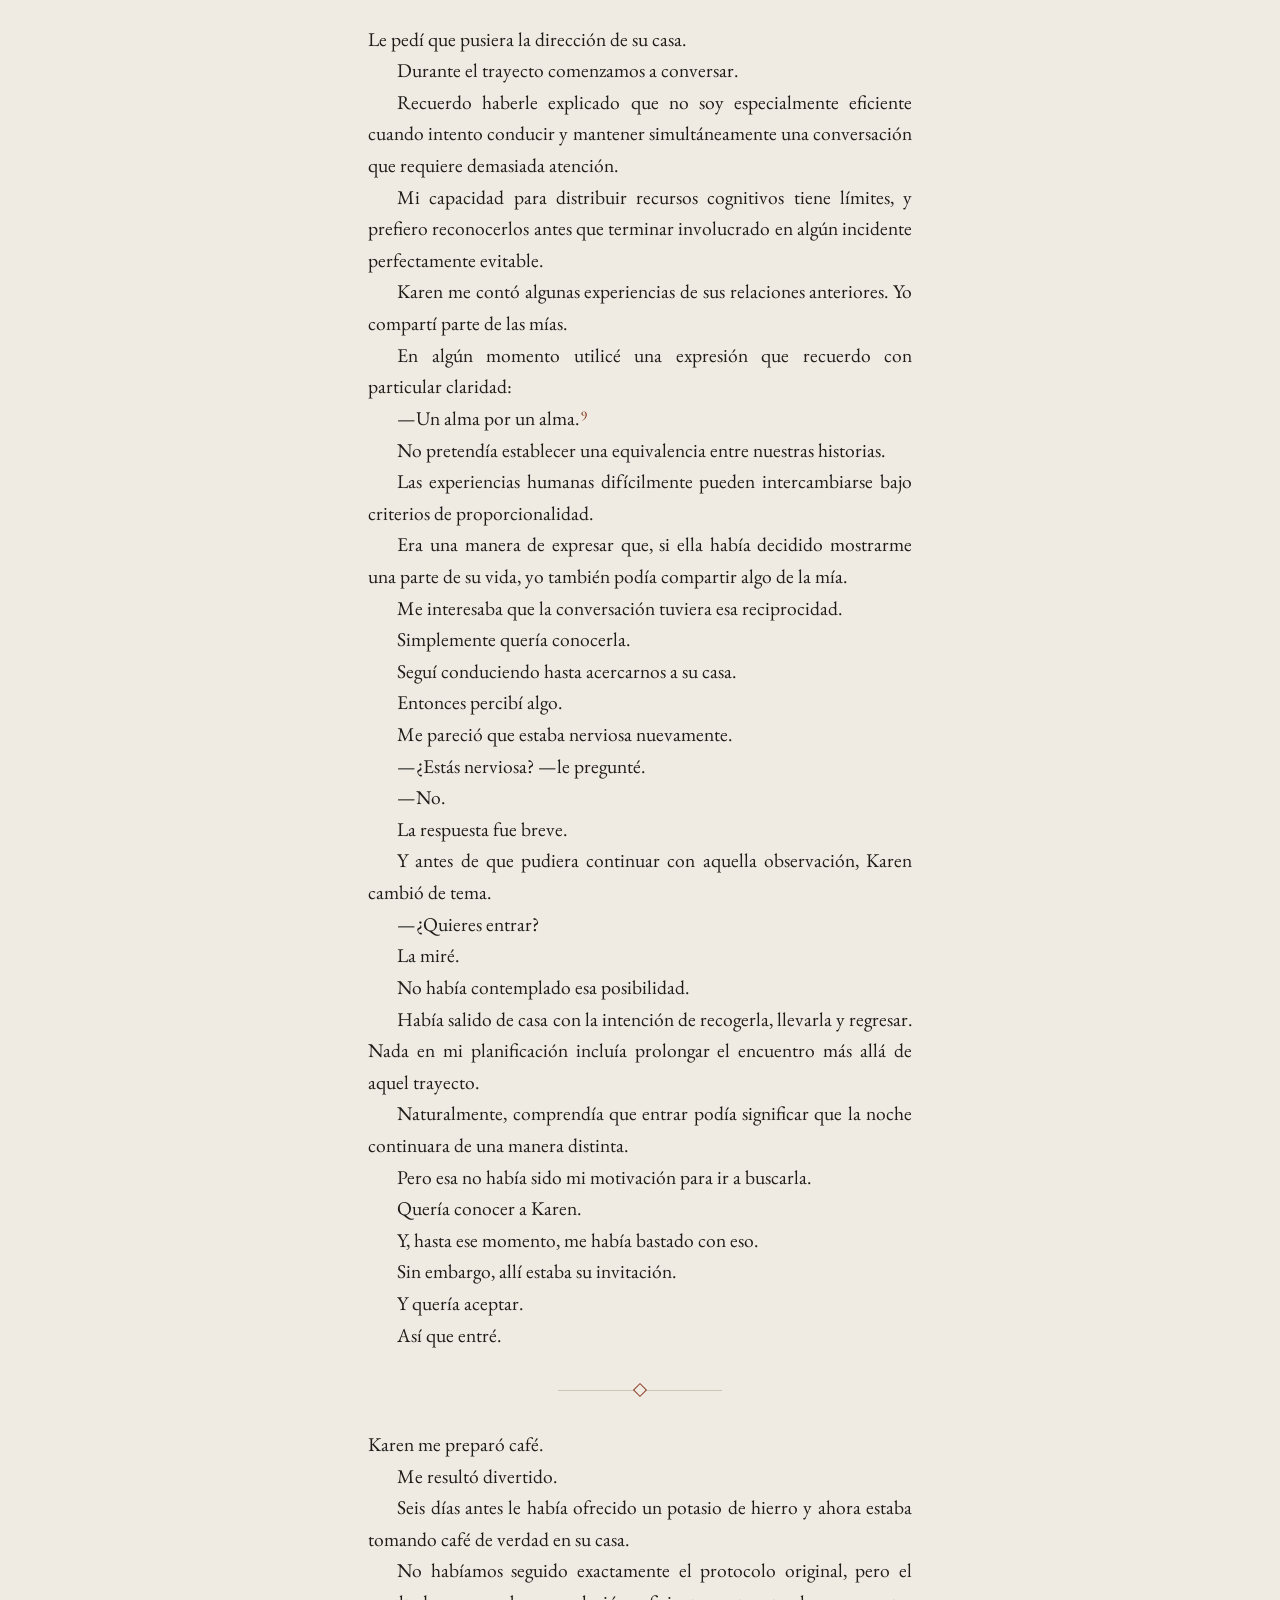
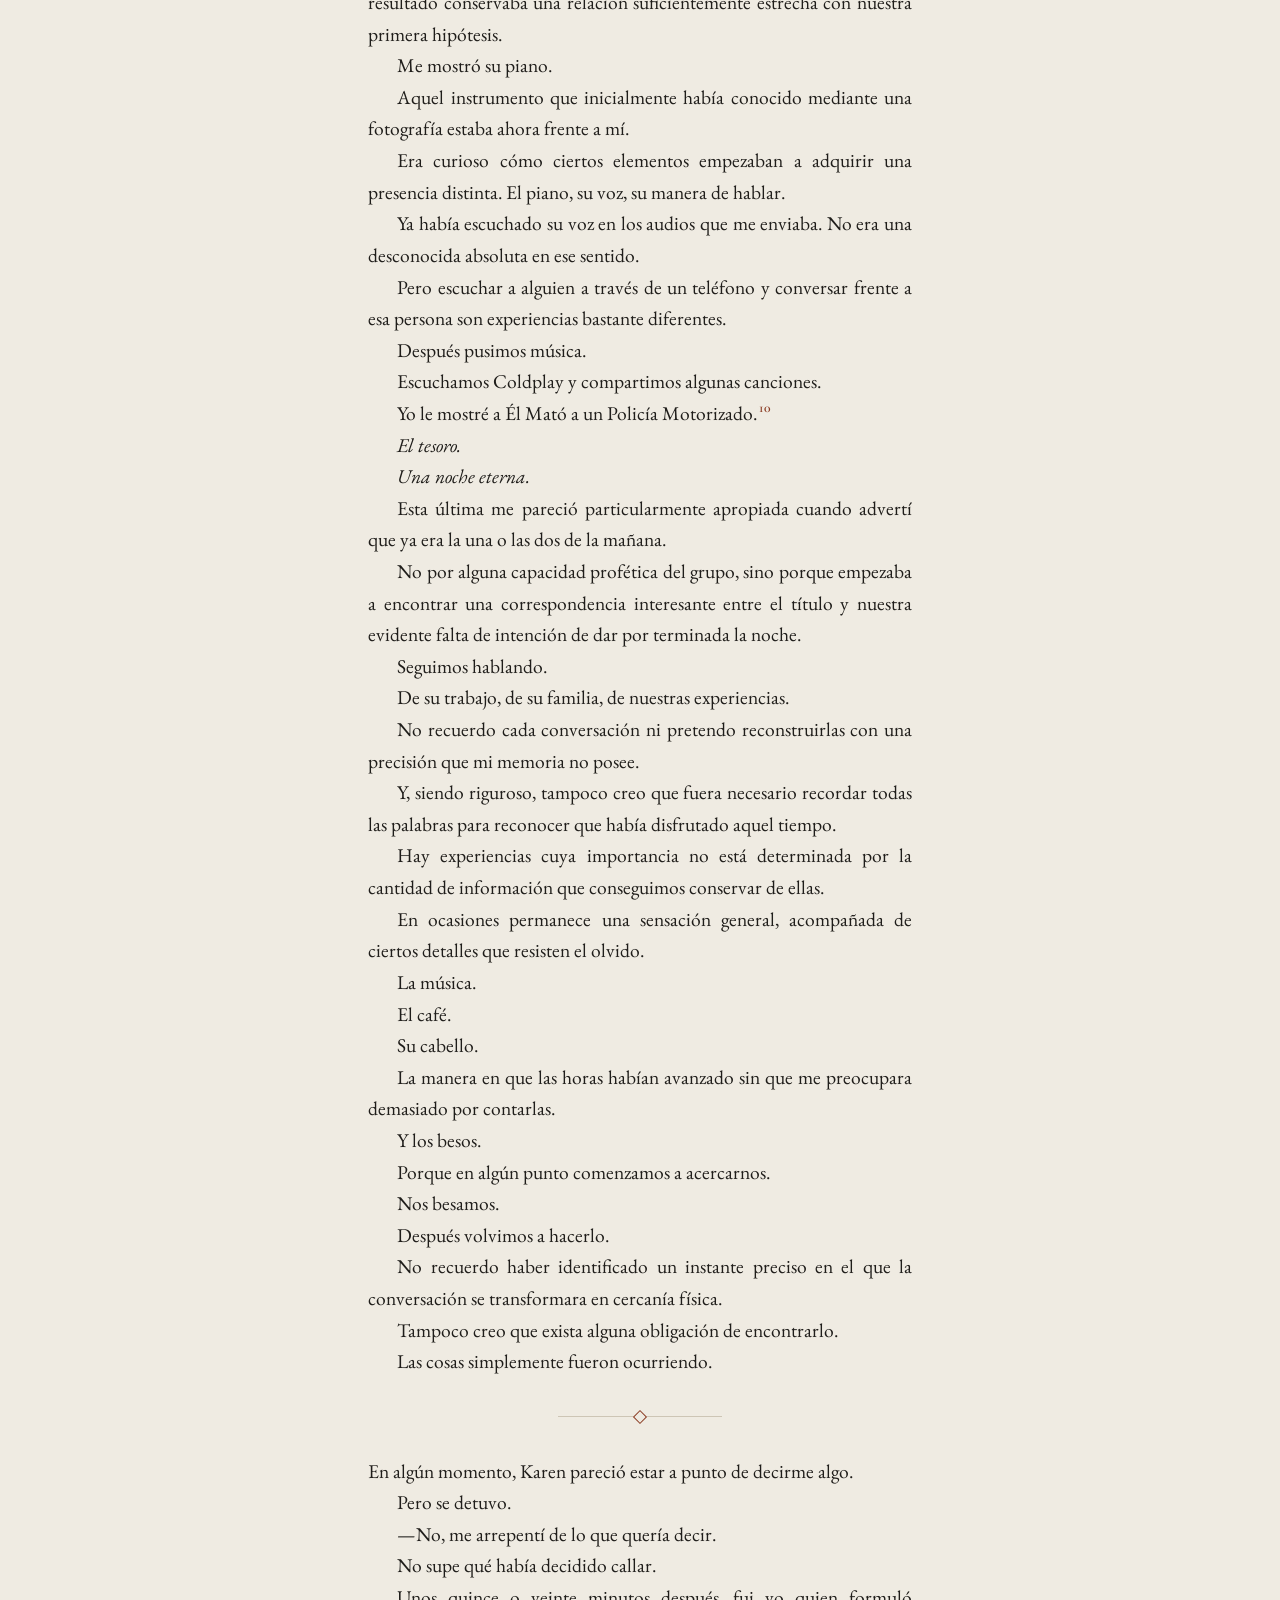
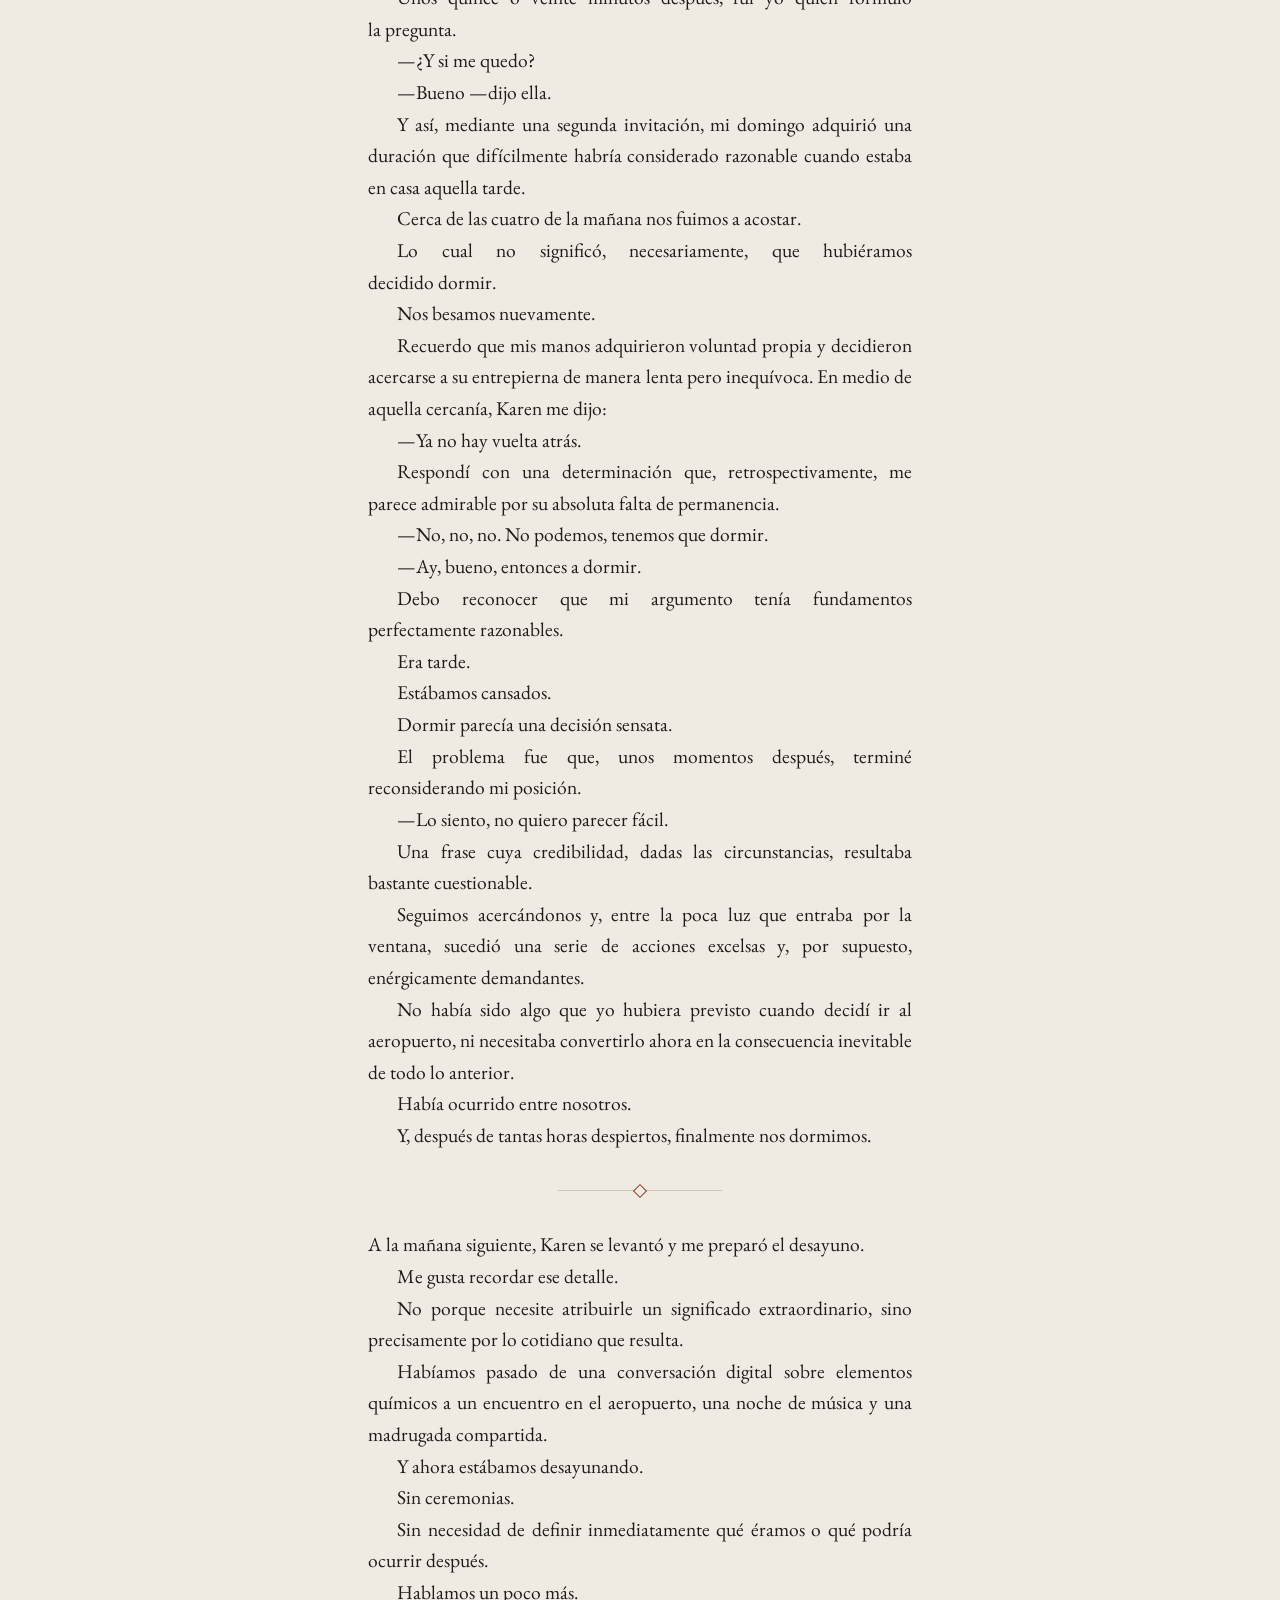
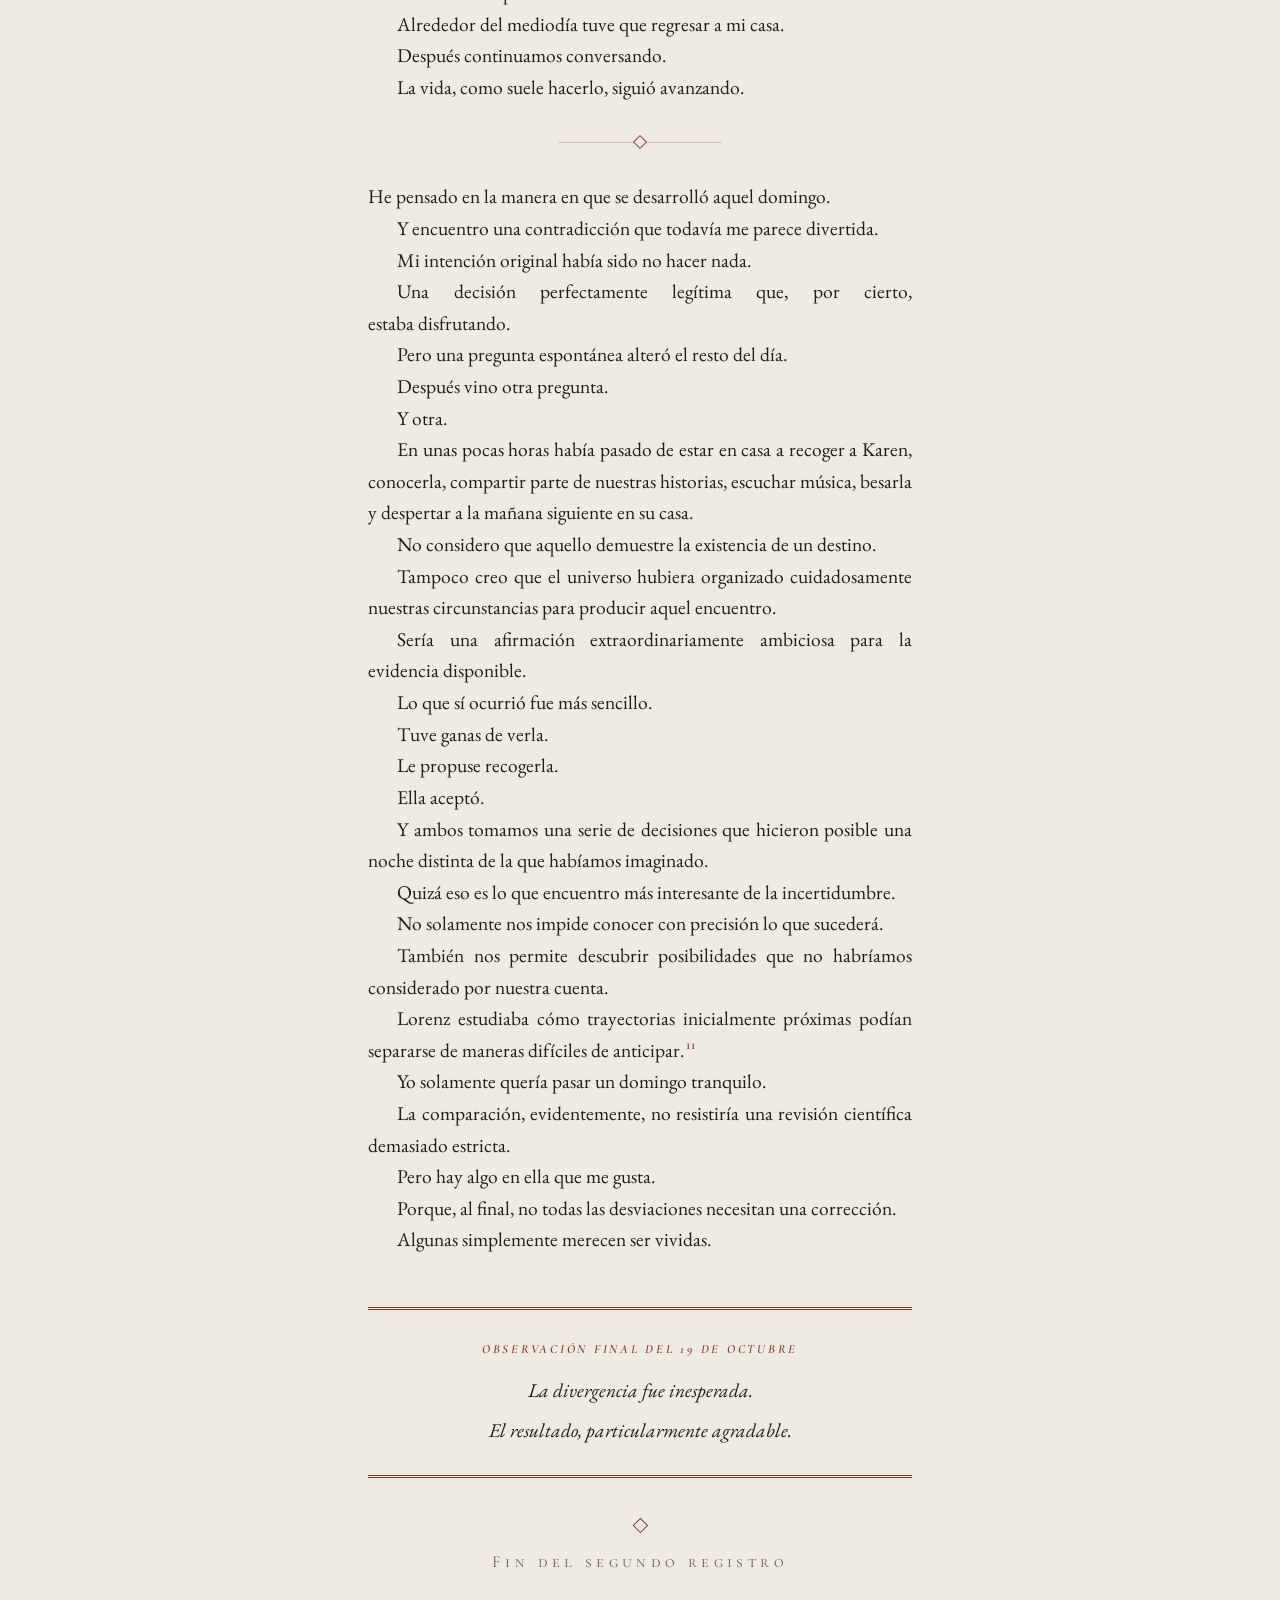
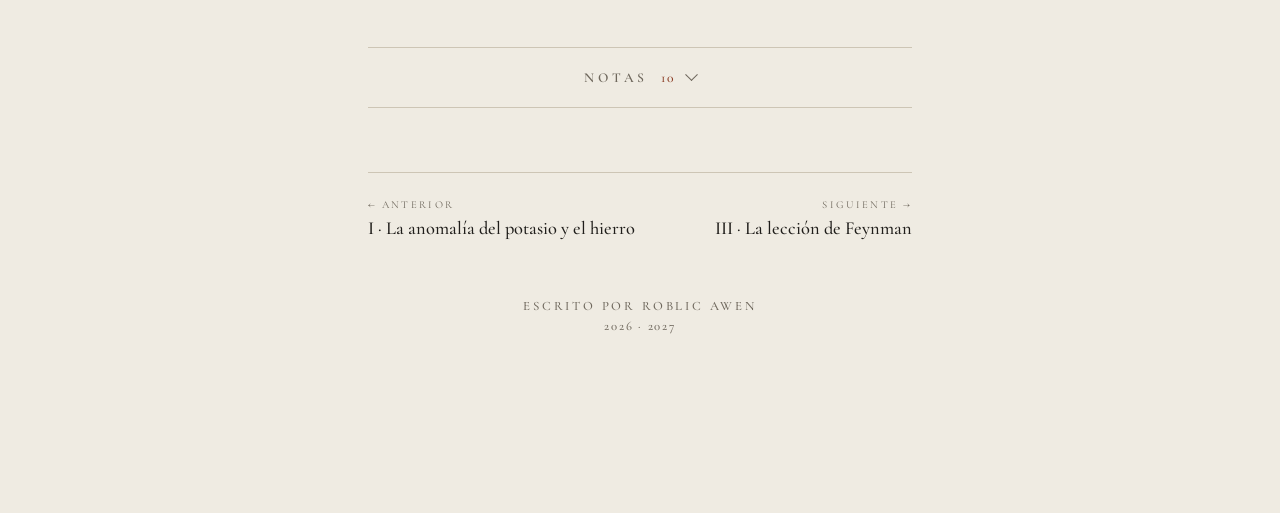
<file: capitulo-2.html>
<!doctype html>
<html lang="es">
<head>
<meta charset="utf-8">
<meta name="viewport" content="width=device-width, initial-scale=1, viewport-fit=cover">
<meta name="description" content="Capítulo II: La divergencia de Lorenz.">
<title>La divergencia de Lorenz</title>
<link rel="preconnect" href="https://fonts.googleapis.com">
<link rel="preconnect" href="https://fonts.gstatic.com" crossorigin>
<link rel="stylesheet" href="https://fonts.googleapis.com/css2?family=Cormorant+Garamond:ital,wght@0,300;0,500;0,600;1,400&family=EB+Garamond:ital,wght@0,400;0,500;1,400&display=swap">
<link rel="stylesheet" href="styles.css?v=20261110e">
<link rel="stylesheet" href="capitulo-2.css?v=20261110e">
</head>
<body>
<div class="progress" aria-hidden="true"><i id="bar"></i></div>

<nav class="crumb" aria-label="Libro"><a href="index.html">El problema de los dos cuerpos</a></nav>

<header class="opener">
  <p class="eyebrow">Capítulo</p>
  <div class="numeral" aria-hidden="true">II</div>
  <h1>La divergencia de Lorenz<sup class="fn"><a href="#nota-1" id="ref-1">1</a></sup></h1>
  <p class="date">18 de octubre de 2026</p>
  <figure class="timeline" id="fig">
    <figcaption id="l-cap" aria-live="polite">Toca un punto para abrir otra línea temporal.</figcaption>
    <svg id="linea" viewBox="0 32 360 134" role="group" aria-label="Línea temporal con tres decisiones; cada una abre otra línea temporal"></svg>
  </figure>
</header>

<main class="book" lang="es" id="capitulo">
<p class="lead">Una de las particularidades más desconcertantes de la existencia es nuestra obstinación por anticiparla.</p>
<p>Construimos planes, organizamos horarios y atribuimos cierta estabilidad al futuro, como si conocer las circunstancias presentes nos concediera algún privilegio sobre los acontecimientos que todavía no han ocurrido.</p>
<p>Edward Lorenz<sup class="fn"><a href="#nota-2" id="ref-2">2</a></sup> encontró un problema interesante en esa pretensión. Incluso cuando conocemos las reglas que gobiernan un sistema, pequeñas diferencias pueden conducirnos a resultados considerablemente distintos.</p>
<p>Lo curioso es que no necesitamos comprender demasiado sobre el caos<sup class="fn"><a href="#nota-3" id="ref-3">3</a></sup> para experimentarlo.</p>
<p>En ocasiones basta con un domingo.</p>
<p>Y el mío, particularmente, tenía todas las características necesarias para ser un día absolutamente irrelevante.</p>
<p>Quería quedarme en casa y disfrutar de la tranquilidad de no tener ninguna obligación extraordinaria.</p>
<p>Un programa modesto, ciertamente, pero no por ello menos satisfactorio.</p>
<p>Sin embargo, terminé saliendo de casa aquella noche.</p>
<p>No por una obligación, ni por un compromiso previamente establecido.</p>
<p>Sino por una pregunta que, hasta unas horas antes, ni siquiera se me había ocurrido formular.</p>

<div class="brk" role="separator"></div>

<p>Había transcurrido casi una semana<sup class="fn"><a href="#nota-4" id="ref-4">4</a></sup> desde que conocí a Karen en Bumble.</p>
<p>Nuestra primera conversación había comenzado con dos elementos químicos y terminado con un compromiso imaginario de veinte años para conseguir un premio Nobel.</p>
<p>Desde entonces habíamos continuado hablando con cierta tranquilidad.</p>
<p>Karen se encontraba en Cúcuta<sup class="fn"><a href="#nota-5" id="ref-5">5</a></sup>, y nuestras conversaciones aparecían entre sus actividades y las mías. No sentía la necesidad de convertir cada mensaje en un acontecimiento memorable.</p>
<p>Aquella tarde del domingo aparecieron la literatura y el existencialismo.</p>
<p>Poe, Kafka, Hemingway, Dostoievski, Joyce y Lovecraft.<sup class="fn"><a href="#nota-6" id="ref-6">6</a></sup></p>
<p>En algún momento le pregunté si tenía un espíritu romántico o si su interés por ciertas obras respondía simplemente a su época.</p>
<p>Su respuesta fue categórica:</p>
<p class="d" data-tag="Karen">—Soy una romántica empedernida.</p>
<p>Me pareció una afirmación interesante.</p>
<p>No por su romanticismo, necesariamente, sino por la seguridad con la que una persona podía definirse mediante una característica tan difícil de cuantificar.</p>
<p class="d" data-tag="Julián">—Me dan ganas de comprobar eso —respondí.</p>
<p>No tenía una metodología diseñada para hacerlo.</p>
<p>Pero tampoco parecía imprescindible.</p>
<p>Karen me comentó que debía preparar su maleta, que le dolía la garganta y que regresaría a Bogotá.</p>
<p>Yo, por alguna razón que todavía no consigo justificar satisfactoriamente, había entendido que su llegada sería el lunes a las diez de la mañana.</p>
<p>Así que, llevado por una espontaneidad bastante poco habitual en mis planes dominicales, le escribí:</p>
<p class="d" data-tag="Julián">—¿Y qué pasa si te recojo? 🧐</p>
<p>No estaba buscando una cita particularmente elaborada. Quería conocerla y me parecía bonito ir por ella.</p>
<p>Tampoco tenía grandes expectativas sobre lo que ocurriría después.</p>
<p>Pasó un rato antes de que respondiera.</p>
<p class="d" data-tag="Karen">—Omg.</p>
<p class="d" data-tag="Karen">—¿Quieres?</p>
<p class="d" data-tag="Karen">—😳😳😳</p>
<p>No supe si aquellos tres emojis representaban sorpresa, nervios o una combinación difícil de determinar.</p>
<p class="d" data-tag="Julián">—Yo pregunté, las ganas las tengo.</p>
<p class="d" data-tag="Karen">—Bueño 🫪.</p>
<p>Y así quedó acordado.</p>
<p>Lo verdaderamente gracioso ocurrió después, cuando Karen me envió una captura de su itinerario.</p>
<div class="ticket" role="group" aria-label="Itinerario: Cúcuta a Bogotá, domingo 18 de octubre de 2026. Salida 21:25, llegada 22:40.">
  <div class="tk-head">
    <p class="tk-route">Cúcuta a Bogotá</p>
    <p class="tk-date">Domingo, 18 de octubre de 2026</p>
  </div>
  <div class="tk-cut" aria-hidden="true"></div>
  <div class="tk-flight">
    <div class="tk-end"><b>21:25</b><span>CUC</span></div>
    <svg class="tk-path" viewBox="0 0 120 34" aria-hidden="true">
      <path class="tk-arc" d="M4 26 Q60 -10 116 26"/>
      <circle class="tk-dot" cx="4" cy="26" r="2.4"/>
      <circle class="tk-dot" cx="116" cy="26" r="2.4"/>
      <g class="tk-plane" transform="translate(60 8)">
        <path d="M-8 0H8" stroke-width="2.4"/>
        <path d="M-1 0L-5 -7H-2.4L3 0ZM-1 0L-5 7H-2.4L3 0Z"/>
        <path d="M-8 0L-10.5 -3H-8.8L-6 0ZM-8 0L-10.5 3H-8.8L-6 0Z"/>
      </g>
    </svg>
    <div class="tk-end"><b>22:40</b><span>BOG</span></div>
  </div>
</div>
<p>No lunes.</p>
<p>Domingo.</p>
<p>Ese mismo domingo.</p>
<p>Supongo que hay errores que resultan particularmente difíciles de defender cuando la información está escrita explícitamente frente a nosotros.</p>
<p>Afortunadamente, mi confusión no tenía consecuencias importantes. Todavía podía organizarme.</p>
<p class="d" data-tag="Julián">—Ah bueno.</p>
<p class="d" data-tag="Julián">—Cero lío.</p>
<p class="d" data-tag="Julián">—Yo te quiero recoger.</p>
<p>Y después añadí algo que, sin saberlo, terminaría describiendo aquella noche con bastante precisión:</p>
<p class="d" data-tag="Julián">—Me quiero dejar llevar por el impulso, siento que no me voy a arrepentir.</p>
<p>Lo interesante de una afirmación semejante es que no constituye una garantía.</p>
<p>No podía saber si iba a arrepentirme. Ni siquiera la conocía personalmente.</p>
<p>Pero me gustaba la posibilidad de descubrirlo.</p>

<div class="brk" role="separator"></div>

<p>Conforme se acercaba la hora del vuelo, nuestras conversaciones comenzaron a desplazarse hacia algo que hasta entonces habíamos evitado por una razón bastante evidente: todavía no nos habíamos visto.</p>
<p>Karen me escribió:</p>
<p class="d" data-tag="Karen">—Me dan nervisitos verte jajaja.</p>
<p>Poco después añadió:</p>
<p class="d" data-tag="Karen">—Pero bueno igualmente me dejaré llevar por el impulso.</p>
<p>Me agradó encontrar cierta correspondencia entre nuestras disposiciones.</p>
<p>No porque estuviéramos pensando exactamente lo mismo, sino porque ambos reconocíamos que aquel encuentro tenía una dosis de incertidumbre y que, aun así, queríamos vivirlo.</p>
<p class="d" data-tag="Julián">—Yo creo que mejor primera impresión no va a existir.</p>
<p class="d" data-tag="Julián">—O eso espero hahahaha.</p>
<p>Karen respondió:</p>
<p class="d" data-tag="Karen">—¿Tú crees? Me hace falta preparación física y mental.</p>
<p>Me resultaba curioso imaginar que conocer a alguien pudiera requerir una preparación semejante.</p>
<p>Comprendía sus nervios, por supuesto, pero siempre he considerado que existe una contradicción particular en preparar excesivamente nuestra espontaneidad.</p>
<p>Queremos causar una buena impresión y, en ese esfuerzo, corremos el riesgo de convertirnos en una versión cuidadosamente editada de nosotros mismos.</p>
<p>Así que le respondí:</p>
<p class="d" data-tag="Julián">—No la necesitas.</p>
<p class="d" data-tag="Julián">—Ni yo tampoco.</p>
<p class="d" data-tag="Julián">—Es mejor saber lo que somos ambos sin tanto filtro.</p>
<p>Quizá no era la afirmación más tranquilizadora para alguien que acababa de confesar sus nervios.</p>
<p>Pero era lo que pensaba.</p>
<p>A veces prefiero descubrir las particularidades de una persona, incluso sus pequeñas incomodidades, antes que conocer una representación impecable que difícilmente podrá sostenerse con el tiempo.</p>
<p>Karen contestó:</p>
<p class="d" data-tag="Karen">—Ehhhh pues no sé.</p>
<p class="d" data-tag="Karen">—Bueno igual ya casi nos vemos.</p>
<p>Tenía razón.</p>
<p>Ya habíamos conversado lo suficiente.</p>

<div class="brk" role="separator"></div>

<p>El vuelo despegó alrededor de las nueve y veinticuatro.<sup class="fn"><a href="#nota-7" id="ref-7">7</a></sup></p>
<p>Yo continué con mis asuntos hasta que llegó el momento de salir.</p>
<p>El itinerario anunciaba que aterrizaría a las diez y cuarenta de la noche, pero a las diez y diecinueve recibí un mensaje:</p>
<p class="d" data-tag="Karen · 10:19 p. m.">—Ya aterrizamos.</p>
<p>Yo todavía iba a mitad del camino.</p>
<p>Aquello era, objetivamente, inconveniente.</p>
<p class="d" data-tag="Julián">—Llegaste muyyyy rapidooo.</p>
<p>Karen me tranquilizó diciendo que todavía no había bajado del avión.</p>
<p>Después de algunos mensajes para determinar exactamente por dónde saldría, acordamos encontrarnos en la puerta siete.</p>
<p class="d" data-tag="Julián">—Chofer personalizado —le escribí.</p>
<p>Una manera bastante digna de describir mi nueva ocupación nocturna.</p>
<p>Minutos después llegué.</p>
<p>Y entonces ocurrió algo que hasta ese momento solo había podido imaginar.</p>
<p class="d" data-tag="Karen">—Ya te vi —me escribió.</p>
<p>La busqué con la mirada.</p>
<p>Y la vi.</p>
<p><i class="linda">Qué linda.</i></p>
<p>Fue lo primero que pensé.</p>
<p>Me llamó especialmente la atención su cabello. Tenía una melena larga, rizada, abundante y esponjosa, que parecía formar parte de su presencia de una manera imposible de ignorar.</p>
<p>Una melena de león.<sup class="fn"><a href="#nota-8" id="ref-8">8</a></sup></p>
<p>La comparación, desde una perspectiva zoológica, presentaba un inconveniente: las leonas no suelen tener melena.</p>
<p>Me parecía muy linda.</p>
<p>No necesitaba elaborar una conclusión más sofisticada.</p>
<p>La saludé, acomodé su maleta en la parte de atrás del carro y arrancamos.</p>

<div class="brk" role="separator"></div>

<p>Le pedí que pusiera la dirección de su casa.</p>
<p>Durante el trayecto comenzamos a conversar.</p>
<p>Recuerdo haberle explicado que no soy especialmente eficiente cuando intento conducir y mantener simultáneamente una conversación que requiere demasiada atención.</p>
<p>Mi capacidad para distribuir recursos cognitivos tiene límites, y prefiero reconocerlos antes que terminar involucrado en algún incidente perfectamente evitable.</p>
<p>Karen me contó algunas experiencias de sus relaciones anteriores. Yo compartí parte de las mías.</p>
<p>En algún momento utilicé una expresión que recuerdo con particular claridad:</p>
<p class="d" data-tag="Julián">—Un alma por un alma.<sup class="fn"><a href="#nota-9" id="ref-9">9</a></sup></p>
<p>No pretendía establecer una equivalencia entre nuestras historias.</p>
<p>Las experiencias humanas difícilmente pueden intercambiarse bajo criterios de proporcionalidad.</p>
<p>Era una manera de expresar que, si ella había decidido mostrarme una parte de su vida, yo también podía compartir algo de la mía.</p>
<p>Me interesaba que la conversación tuviera esa reciprocidad.</p>
<p>Simplemente quería conocerla.</p>
<p>Seguí conduciendo hasta acercarnos a su casa.</p>
<p>Entonces percibí algo.</p>
<p>Me pareció que estaba nerviosa nuevamente.</p>
<p class="d" data-tag="Julián">—¿Estás nerviosa? —le pregunté.</p>
<p class="d" data-tag="Karen">—No.</p>
<p>La respuesta fue breve.</p>
<p>Y antes de que pudiera continuar con aquella observación, Karen cambió de tema.</p>
<p class="d" data-tag="Karen">—¿Quieres entrar?</p>
<p>La miré.</p>
<p>No había contemplado esa posibilidad.</p>
<p>Había salido de casa con la intención de recogerla, llevarla y regresar. Nada en mi planificación incluía prolongar el encuentro más allá de aquel trayecto.</p>
<p>Naturalmente, comprendía que entrar podía significar que la noche continuara de una manera distinta.</p>
<p>Pero esa no había sido mi motivación para ir a buscarla.</p>
<p>Quería conocer a Karen.</p>
<p>Y, hasta ese momento, me había bastado con eso.</p>
<p>Sin embargo, allí estaba su invitación.</p>
<p>Y quería aceptar.</p>
<p>Así que entré.</p>

<div class="brk" role="separator"></div>

<p>Karen me preparó café.</p>
<p>Me resultó divertido.</p>
<p>Seis días antes le había ofrecido un potasio de hierro y ahora estaba tomando café de verdad en su casa.</p>
<p>No habíamos seguido exactamente el protocolo original, pero el resultado conservaba una relación suficientemente estrecha con nuestra primera hipótesis.</p>
<p>Me mostró su piano.</p>
<p>Aquel instrumento que inicialmente había conocido mediante una fotografía estaba ahora frente a mí.</p>
<p>Era curioso cómo ciertos elementos empezaban a adquirir una presencia distinta. El piano, su voz, su manera de hablar.</p>
<p>Ya había escuchado su voz en los audios que me enviaba. No era una desconocida absoluta en ese sentido.</p>
<p>Pero escuchar a alguien a través de un teléfono y conversar frente a esa persona son experiencias bastante diferentes.</p>
<p>Después pusimos música.</p>
<p>Escuchamos Coldplay y compartimos algunas canciones.</p>
<p>Yo le mostré a Él Mató a un Policía Motorizado.<sup class="fn"><a href="#nota-10" id="ref-10">10</a></sup></p>
<p><i>El tesoro.</i></p>
<p><i>Una noche eterna.</i></p>
<p>Esta última me pareció particularmente apropiada cuando advertí que ya era la una o las dos de la mañana.</p>
<p>No por alguna capacidad profética del grupo, sino porque empezaba a encontrar una correspondencia interesante entre el título y nuestra evidente falta de intención de dar por terminada la noche.</p>
<p>Seguimos hablando.</p>
<p>De su trabajo, de su familia, de nuestras experiencias.</p>
<p>No recuerdo cada conversación ni pretendo reconstruirlas con una precisión que mi memoria no posee.</p>
<p>Y, siendo riguroso, tampoco creo que fuera necesario recordar todas las palabras para reconocer que había disfrutado aquel tiempo.</p>
<p>Hay experiencias cuya importancia no está determinada por la cantidad de información que conseguimos conservar de ellas.</p>
<p>En ocasiones permanece una sensación general, acompañada de ciertos detalles que resisten el olvido.</p>
<p>La música.</p>
<p>El café.</p>
<p>Su cabello.</p>
<p>La manera en que las horas habían avanzado sin que me preocupara demasiado por contarlas.</p>
<p>Y los besos.</p>
<p>Porque en algún punto comenzamos a acercarnos.</p>
<p>Nos besamos.</p>
<p>Después volvimos a hacerlo.</p>
<p>No recuerdo haber identificado un instante preciso en el que la conversación se transformara en cercanía física.</p>
<p>Tampoco creo que exista alguna obligación de encontrarlo.</p>
<p>Las cosas simplemente fueron ocurriendo.</p>

<div class="brk" role="separator"></div>

<p>En algún momento, Karen pareció estar a punto de decirme algo.</p>
<p>Pero se detuvo.</p>
<p class="d" data-tag="Karen">—No, me arrepentí de lo que quería decir.</p>
<p>No supe qué había decidido callar.</p>
<p>Unos quince o veinte minutos después, fui yo quien formuló la pregunta.</p>
<p class="d" data-tag="Julián">—¿Y si me quedo?</p>
<p class="d" data-tag="Karen">—Bueno —dijo ella.</p>
<p>Y así, mediante una segunda invitación, mi domingo adquirió una duración que difícilmente habría considerado razonable cuando estaba en casa aquella tarde.</p>
<p>Cerca de las cuatro de la mañana nos fuimos a acostar.</p>
<p>Lo cual no significó, necesariamente, que hubiéramos decidido dormir.</p>
<p>Nos besamos nuevamente.</p>
<p>Recuerdo que mis manos adquirieron voluntad propia y decidieron acercarse a su entrepierna de manera lenta pero inequívoca. En medio de aquella cercanía, Karen me dijo:</p>
<p class="d" data-tag="Karen">—Ya no hay vuelta atrás.</p>
<p>Respondí con una determinación que, retrospectivamente, me parece admirable por su absoluta falta de permanencia.</p>
<p class="d" data-tag="Julián">—No, no, no. No podemos, tenemos que dormir.</p>
<p class="d" data-tag="Karen">—Ay, bueno, entonces a dormir.</p>
<p>Debo reconocer que mi argumento tenía fundamentos perfectamente razonables.</p>
<p>Era tarde.</p>
<p>Estábamos cansados.</p>
<p>Dormir parecía una decisión sensata.</p>
<p>El problema fue que, unos momentos después, terminé reconsiderando mi posición.</p>
<p class="d" data-tag="Julián">—Lo siento, no quiero parecer fácil.</p>
<p>Una frase cuya credibilidad, dadas las circunstancias, resultaba bastante cuestionable.</p>
<p>Seguimos acercándonos y, entre la poca luz que entraba por la ventana, sucedió una serie de acciones excelsas y, por supuesto, enérgicamente demandantes.</p>
<p>No había sido algo que yo hubiera previsto cuando decidí ir al aeropuerto, ni necesitaba convertirlo ahora en la consecuencia inevitable de todo lo anterior.</p>
<p>Había ocurrido entre nosotros.</p>
<p>Y, después de tantas horas despiertos, finalmente nos dormimos.</p>

<div class="brk" role="separator"></div>

<p>A la mañana siguiente, Karen se levantó y me preparó el desayuno.</p>
<p>Me gusta recordar ese detalle.</p>
<p>No porque necesite atribuirle un significado extraordinario, sino precisamente por lo cotidiano que resulta.</p>
<p>Habíamos pasado de una conversación digital sobre elementos químicos a un encuentro en el aeropuerto, una noche de música y una madrugada compartida.</p>
<p>Y ahora estábamos desayunando.</p>
<p>Sin ceremonias.</p>
<p>Sin necesidad de definir inmediatamente qué éramos o qué podría ocurrir después.</p>
<p>Hablamos un poco más.</p>
<p>Alrededor del mediodía tuve que regresar a mi casa.</p>
<p>Después continuamos conversando.</p>
<p>La vida, como suele hacerlo, siguió avanzando.</p>

<div class="brk" role="separator"></div>

<p>He pensado en la manera en que se desarrolló aquel domingo.</p>
<p>Y encuentro una contradicción que todavía me parece divertida.</p>
<p>Mi intención original había sido no hacer nada.</p>
<p>Una decisión perfectamente legítima que, por cierto, estaba disfrutando.</p>
<p>Pero una pregunta espontánea alteró el resto del día.</p>
<p>Después vino otra pregunta.</p>
<p>Y otra.</p>
<p>En unas pocas horas había pasado de estar en casa a recoger a Karen, conocerla, compartir parte de nuestras historias, escuchar música, besarla y despertar a la mañana siguiente en su casa.</p>
<p>No considero que aquello demuestre la existencia de un destino.</p>
<p>Tampoco creo que el universo hubiera organizado cuidadosamente nuestras circunstancias para producir aquel encuentro.</p>
<p>Sería una afirmación extraordinariamente ambiciosa para la evidencia disponible.</p>
<p>Lo que sí ocurrió fue más sencillo.</p>
<p>Tuve ganas de verla.</p>
<p>Le propuse recogerla.</p>
<p>Ella aceptó.</p>
<p>Y ambos tomamos una serie de decisiones que hicieron posible una noche distinta de la que habíamos imaginado.</p>
<p>Quizá eso es lo que encuentro más interesante de la incertidumbre.</p>
<p>No solamente nos impide conocer con precisión lo que sucederá.</p>
<p>También nos permite descubrir posibilidades que no habríamos considerado por nuestra cuenta.</p>
<p>Lorenz estudiaba cómo trayectorias inicialmente próximas podían separarse de maneras difíciles de anticipar.<sup class="fn"><a href="#nota-11" id="ref-11">11</a></sup></p>
<p>Yo solamente quería pasar un domingo tranquilo.</p>
<p>La comparación, evidentemente, no resistiría una revisión científica demasiado estricta.</p>
<p>Pero hay algo en ella que me gusta.</p>
<p>Porque, al final, no todas las desviaciones necesitan una corrección.</p>
<p>Algunas simplemente merecen ser vividas.</p>

<aside class="note">
  <p class="kicker">Observación final del 19 de octubre</p>
  <p>La divergencia fue inesperada.</p>
  <p>El resultado, particularmente agradable.</p>
</aside>

<p class="fin">Fin del segundo registro</p>
</main>

<div class="after" lang="es">
<details class="notes" id="notas">
  <summary><span>Notas</span><b>10</b></summary>
  <ol>
    <li id="nota-1">La figura de la portada no reproduce el atractor de Lorenz, sino su idea: una diferencia mínima en un momento dado abre una trayectoria distinta. Cada punto es una decisión; las líneas discontinuas son los caminos que no ocurrieron.<a class="back" href="#ref-1" aria-label="Volver al texto">↩</a></li>
    <li id="nota-2">Edward Norton Lorenz (1917–2008), meteorólogo y matemático del MIT. En 1961, al repetir una simulación del clima con un valor redondeado (0,506 en lugar de 0,506127), obtuvo un resultado completamente distinto. Su artículo de 1963, «Deterministic Nonperiodic Flow», es un punto de partida de la teoría del caos.<a class="back" href="#ref-2" aria-label="Volver al texto">↩</a></li>
    <li id="nota-3">Caos determinista: sistemas gobernados por reglas exactas cuyo comportamiento a largo plazo no puede predecirse con precisión, porque las pequeñas diferencias iniciales crecen de forma exponencial.<a class="back" href="#ref-3" aria-label="Volver al texto">↩</a></li>
    <li id="nota-4">El primer mensaje fue el lunes 12 de octubre; el aeropuerto, el domingo 18. Seis días.<a class="back" href="#ref-4" aria-label="Volver al texto">↩</a></li>
    <li id="nota-5">Cúcuta es la capital del departamento de Norte de Santander, en la frontera con Venezuela. El vuelo a Bogotá dura cerca de una hora.<a class="back" href="#ref-5" aria-label="Volver al texto">↩</a></li>
    <li id="nota-6">Seis autores, cuatro países: Poe, Hemingway y Lovecraft nacieron en Estados Unidos; Kafka, en Praga; Dostoievski, en Rusia; y Joyce, en Irlanda.<a class="back" href="#ref-6" aria-label="Volver al texto">↩</a></li>
    <li id="nota-7">Entre el despegue (alrededor de las 9:24 p. m.) y el mensaje «Ya aterrizamos» (10:19 p. m.) pasaron 55 minutos. El itinerario marcaba las 10:40 p. m.: el avión llegó 21 minutos antes de lo previsto.<a class="back" href="#ref-7" aria-label="Volver al texto">↩</a></li>
    <li id="nota-8">En el león africano solo los machos desarrollan melena; por regla general, las leonas no la tienen.<a class="back" href="#ref-8" aria-label="Volver al texto">↩</a></li>
    <li id="nota-9">Variación de «ojo por ojo». Aquí no expresa venganza sino reciprocidad.<a class="back" href="#ref-9" aria-label="Volver al texto">↩</a></li>
    <li id="nota-10">Banda de rock argentina originaria de La Plata, formada en 2003.<a class="back" href="#ref-10" aria-label="Volver al texto">↩</a></li>
  </ol>
</details>

<nav class="pager" aria-label="Capítulos">
  <a class="prev" href="capitulo-1.html"><small>← Anterior</small><b>I · La anomalía del potasio y el hierro</b></a>
  <a class="next" href="capitulo-3.html"><small>Siguiente →</small><b>III · La lección de Feynman</b></a>
</nav>
</div>

<footer class="colophon">
  <p>Escrito por Roblic Awen</p>
  <p class="yr">2026 · 2027</p>
</footer>

<div class="tools" role="group" aria-label="Tamaño del texto">
  <button type="button" id="dec" aria-label="Reducir texto">A−</button>
  <button type="button" id="inc" aria-label="Aumentar texto">A+</button>
</div>

<script src="libro.js?v=20261110e"></script>
<script src="capitulo-2.js?v=20261110e"></script>
</body>
</html>
</file>
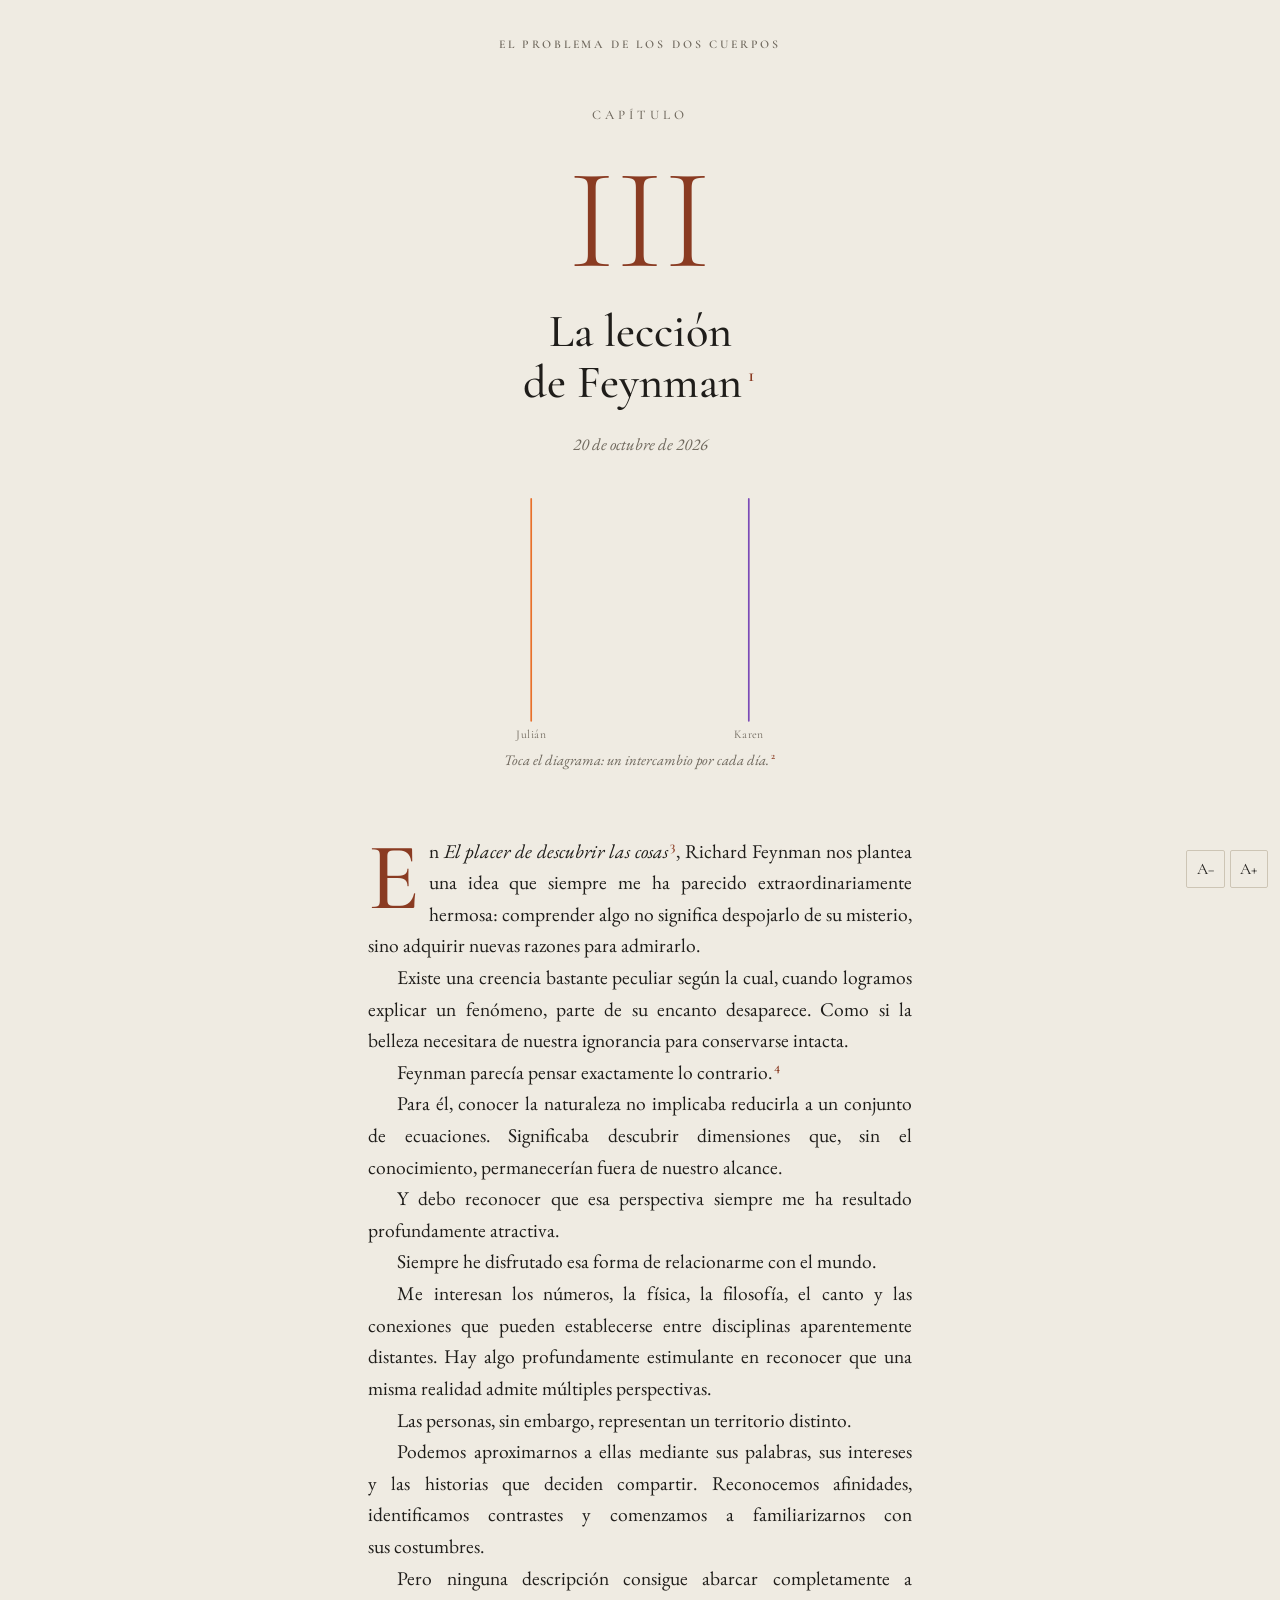
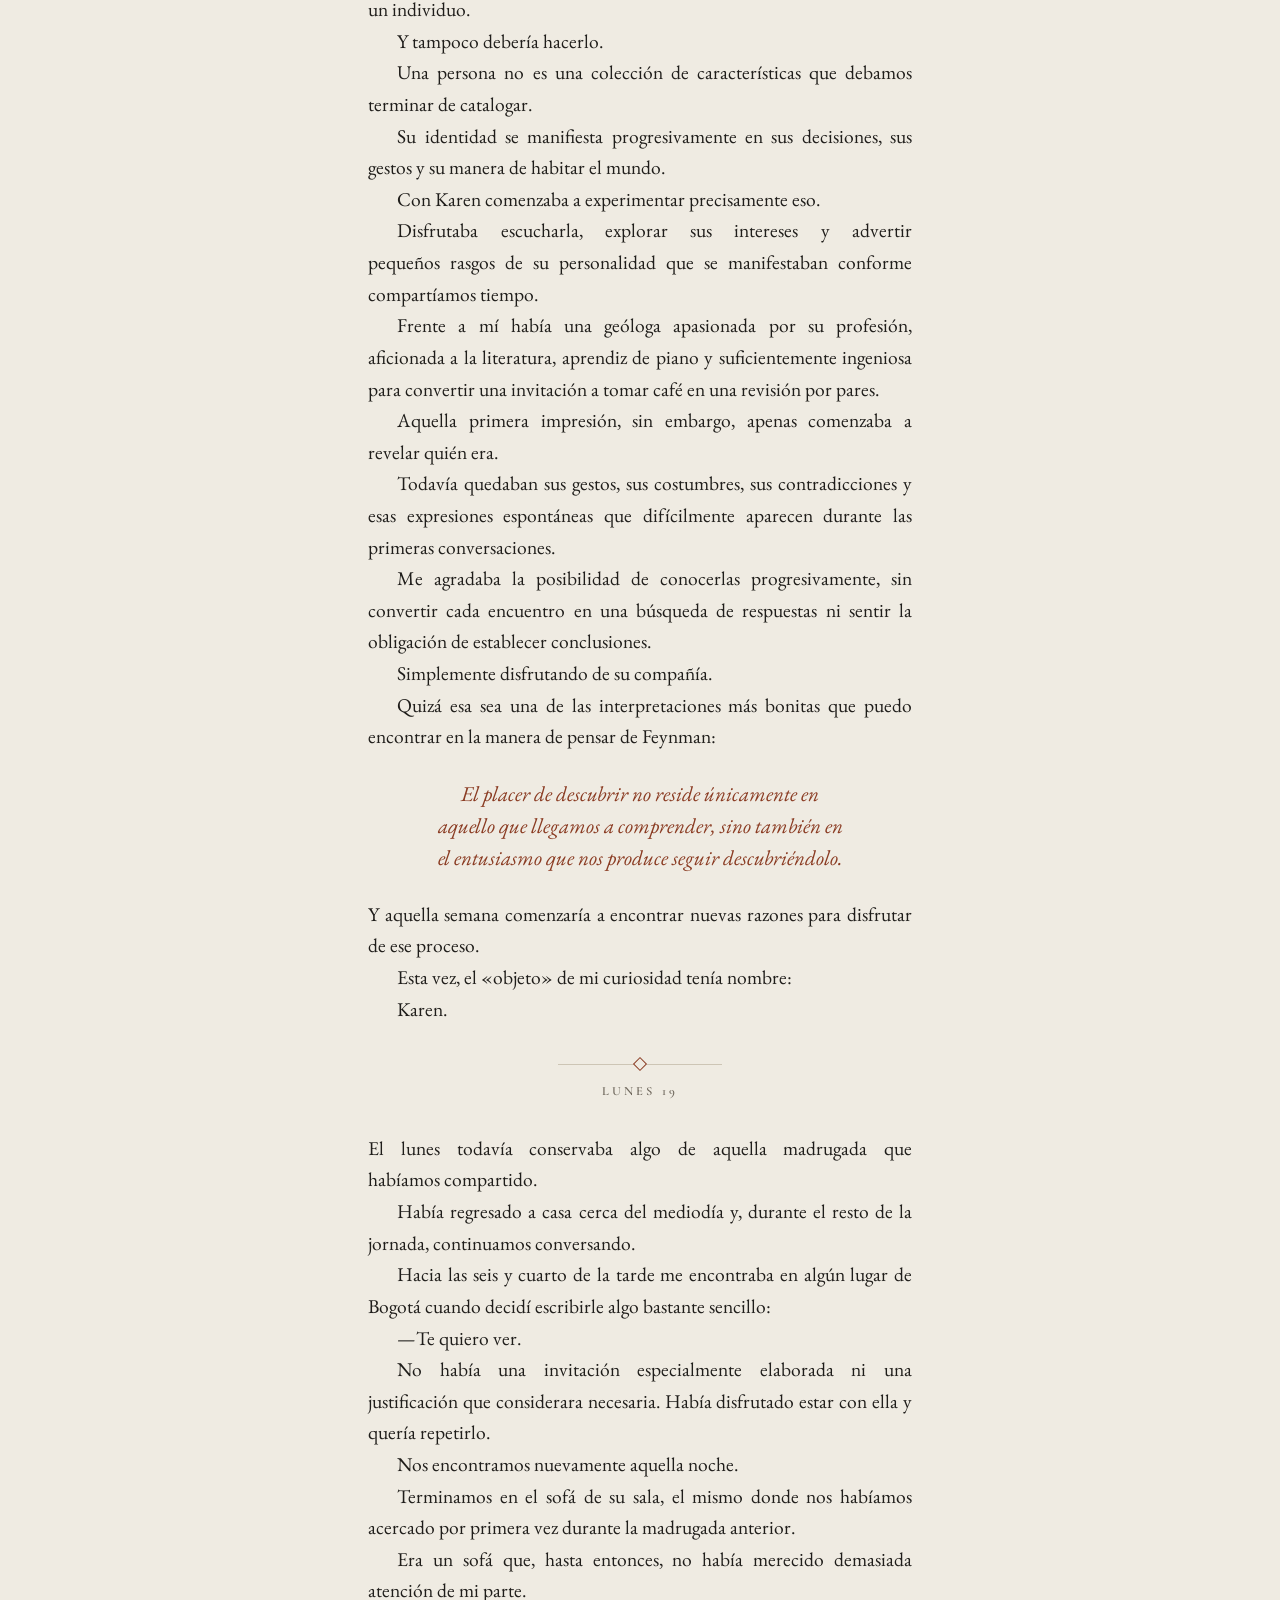
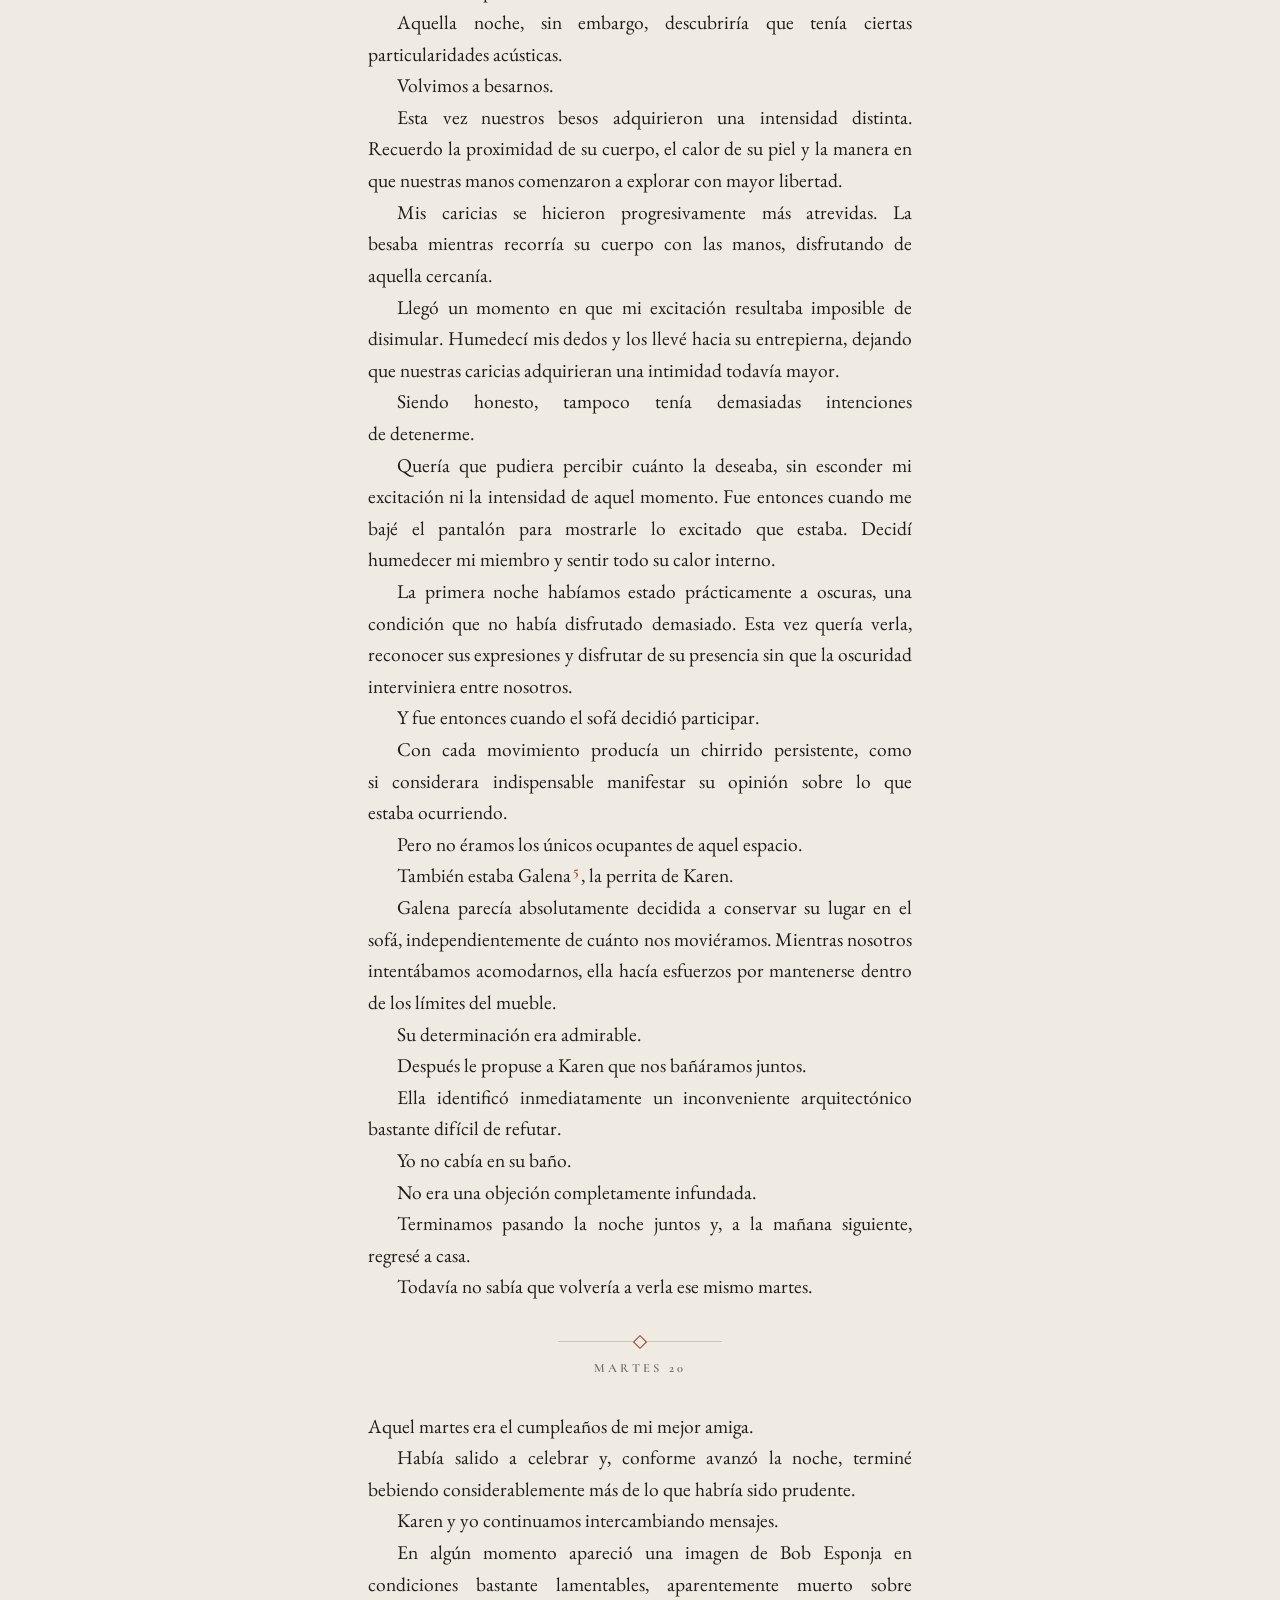
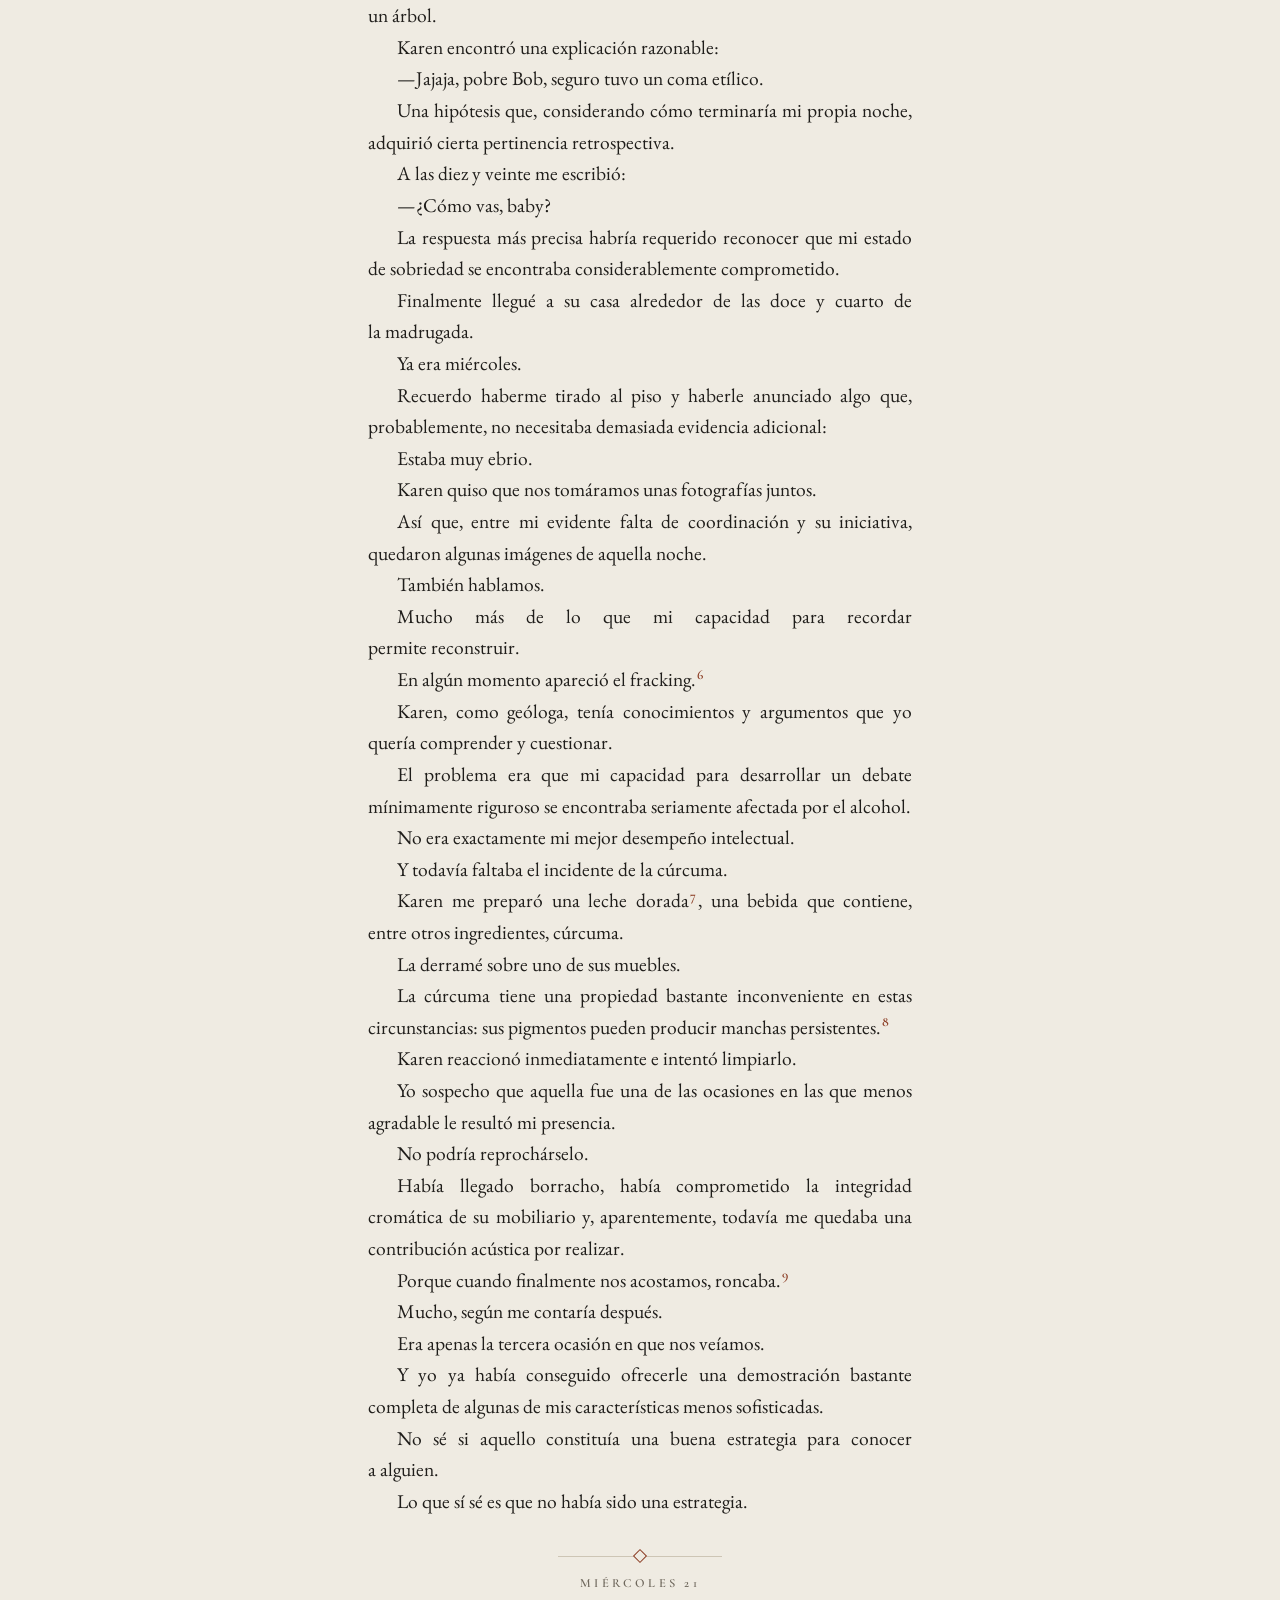
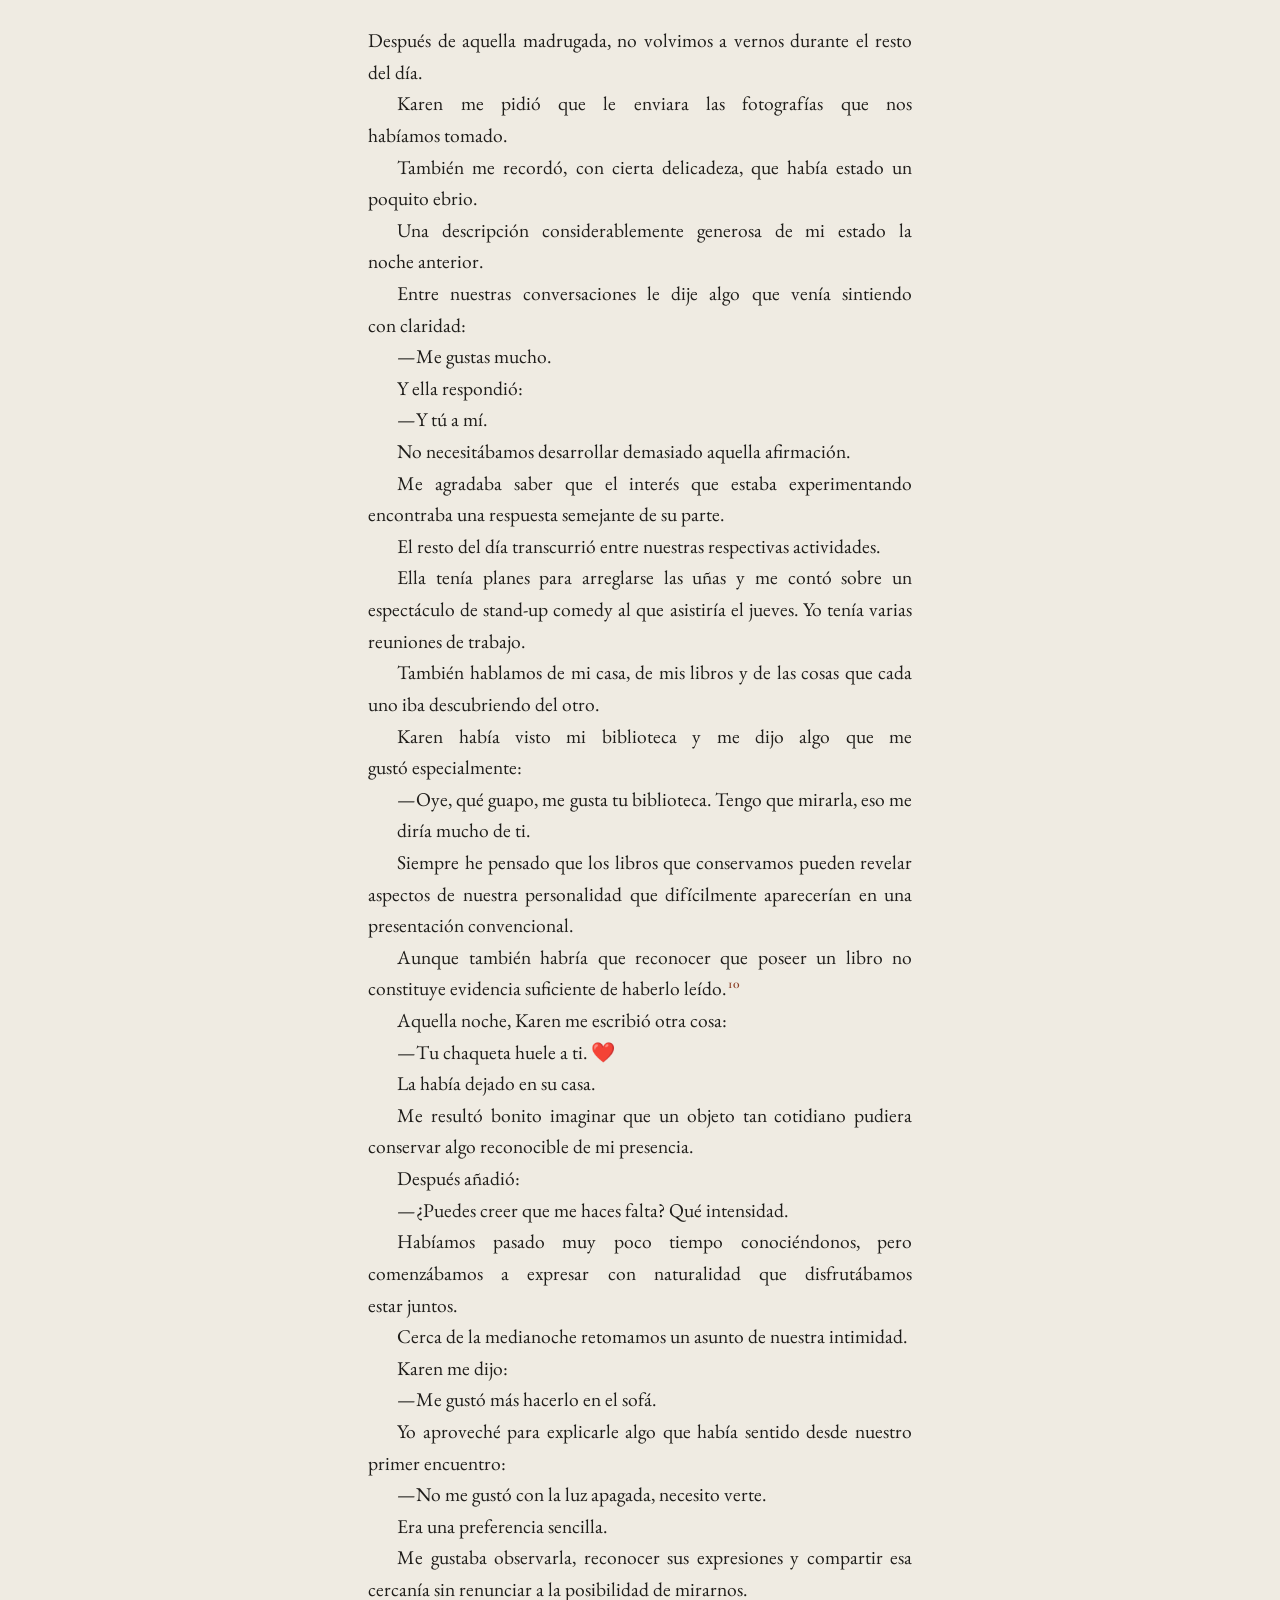
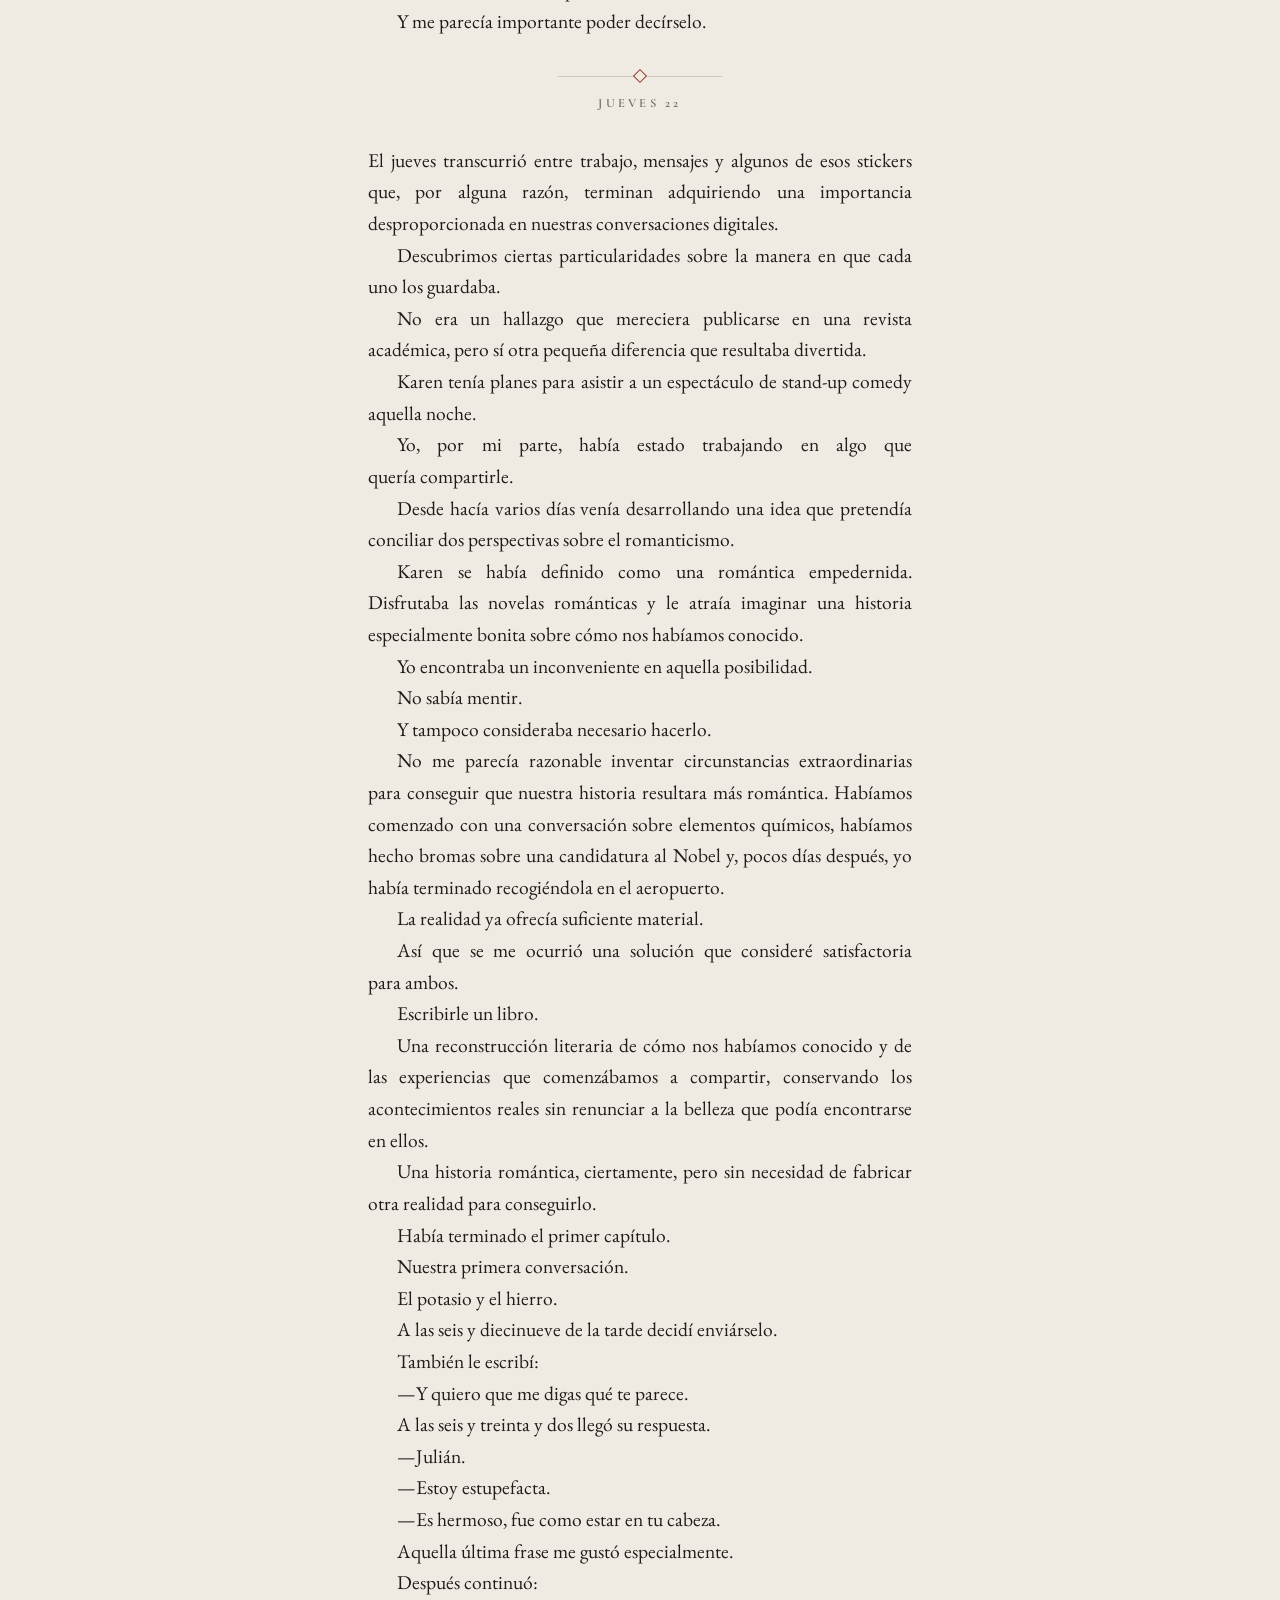
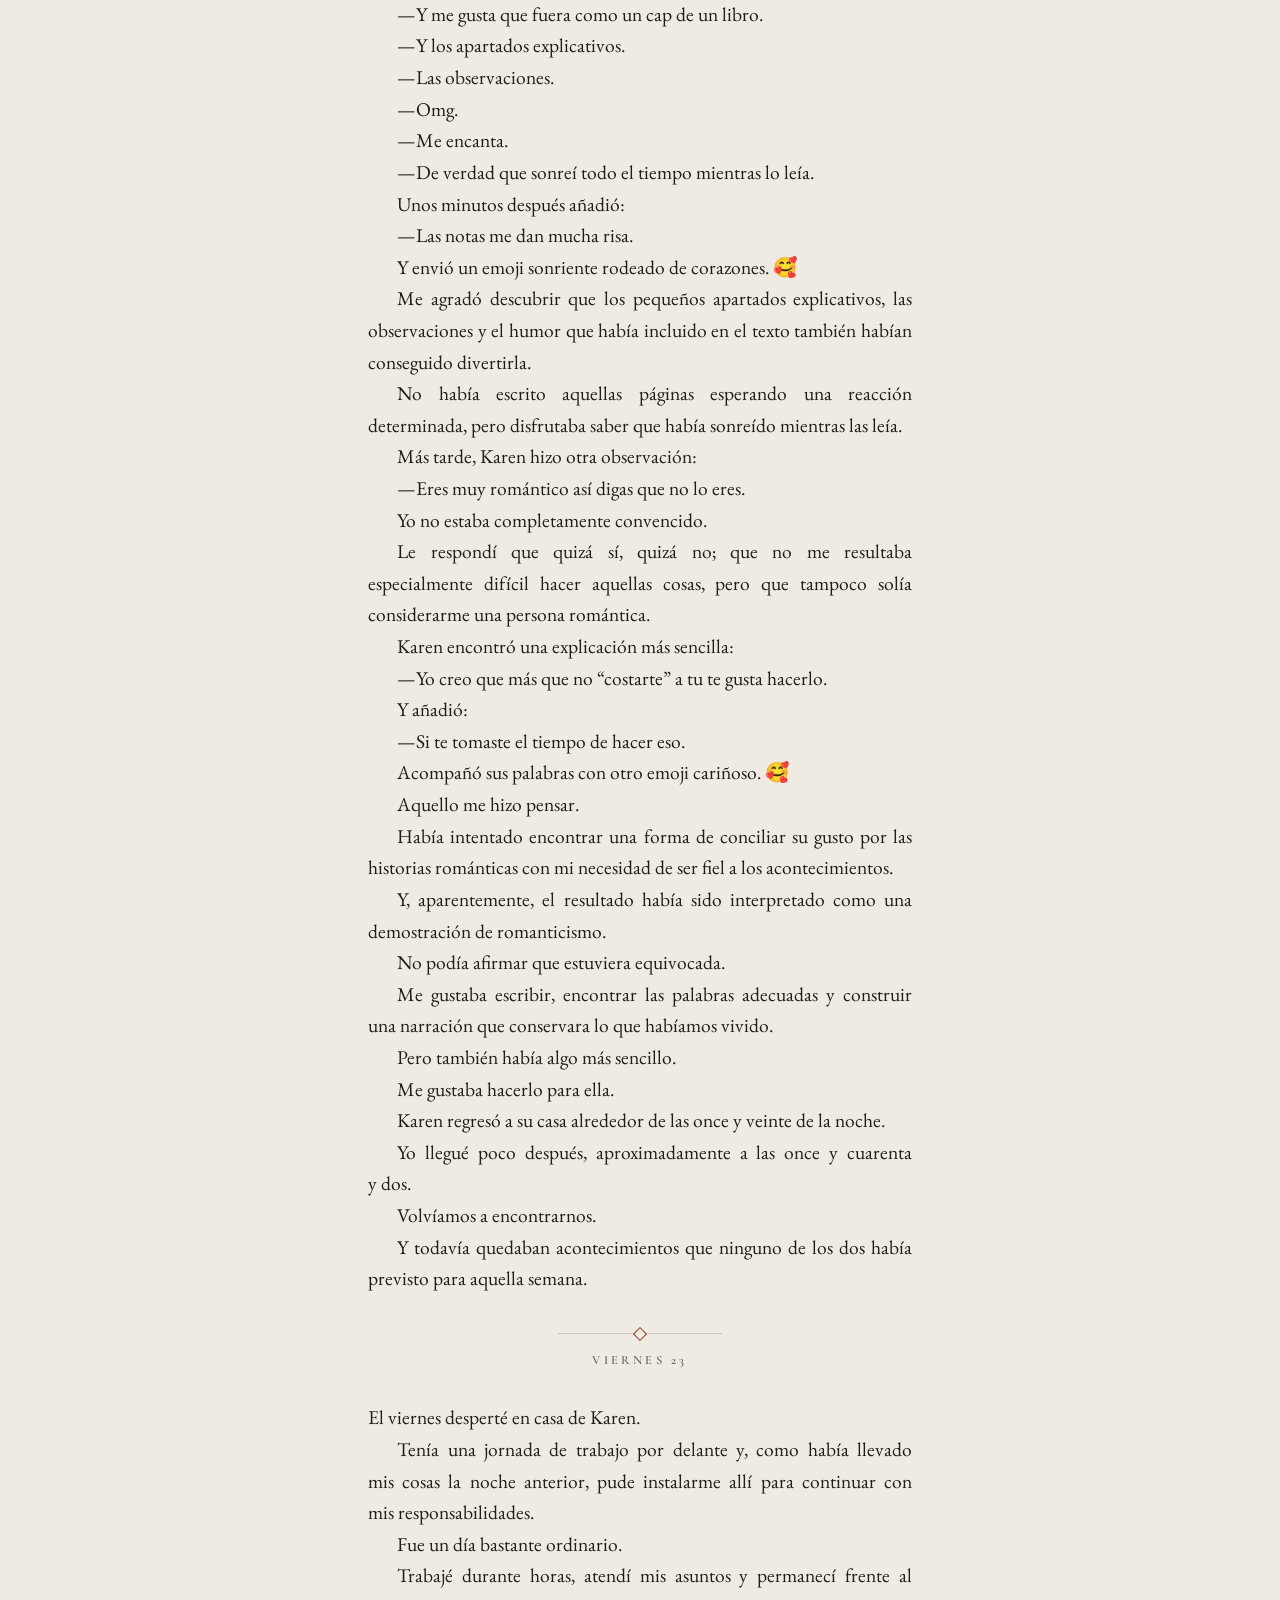
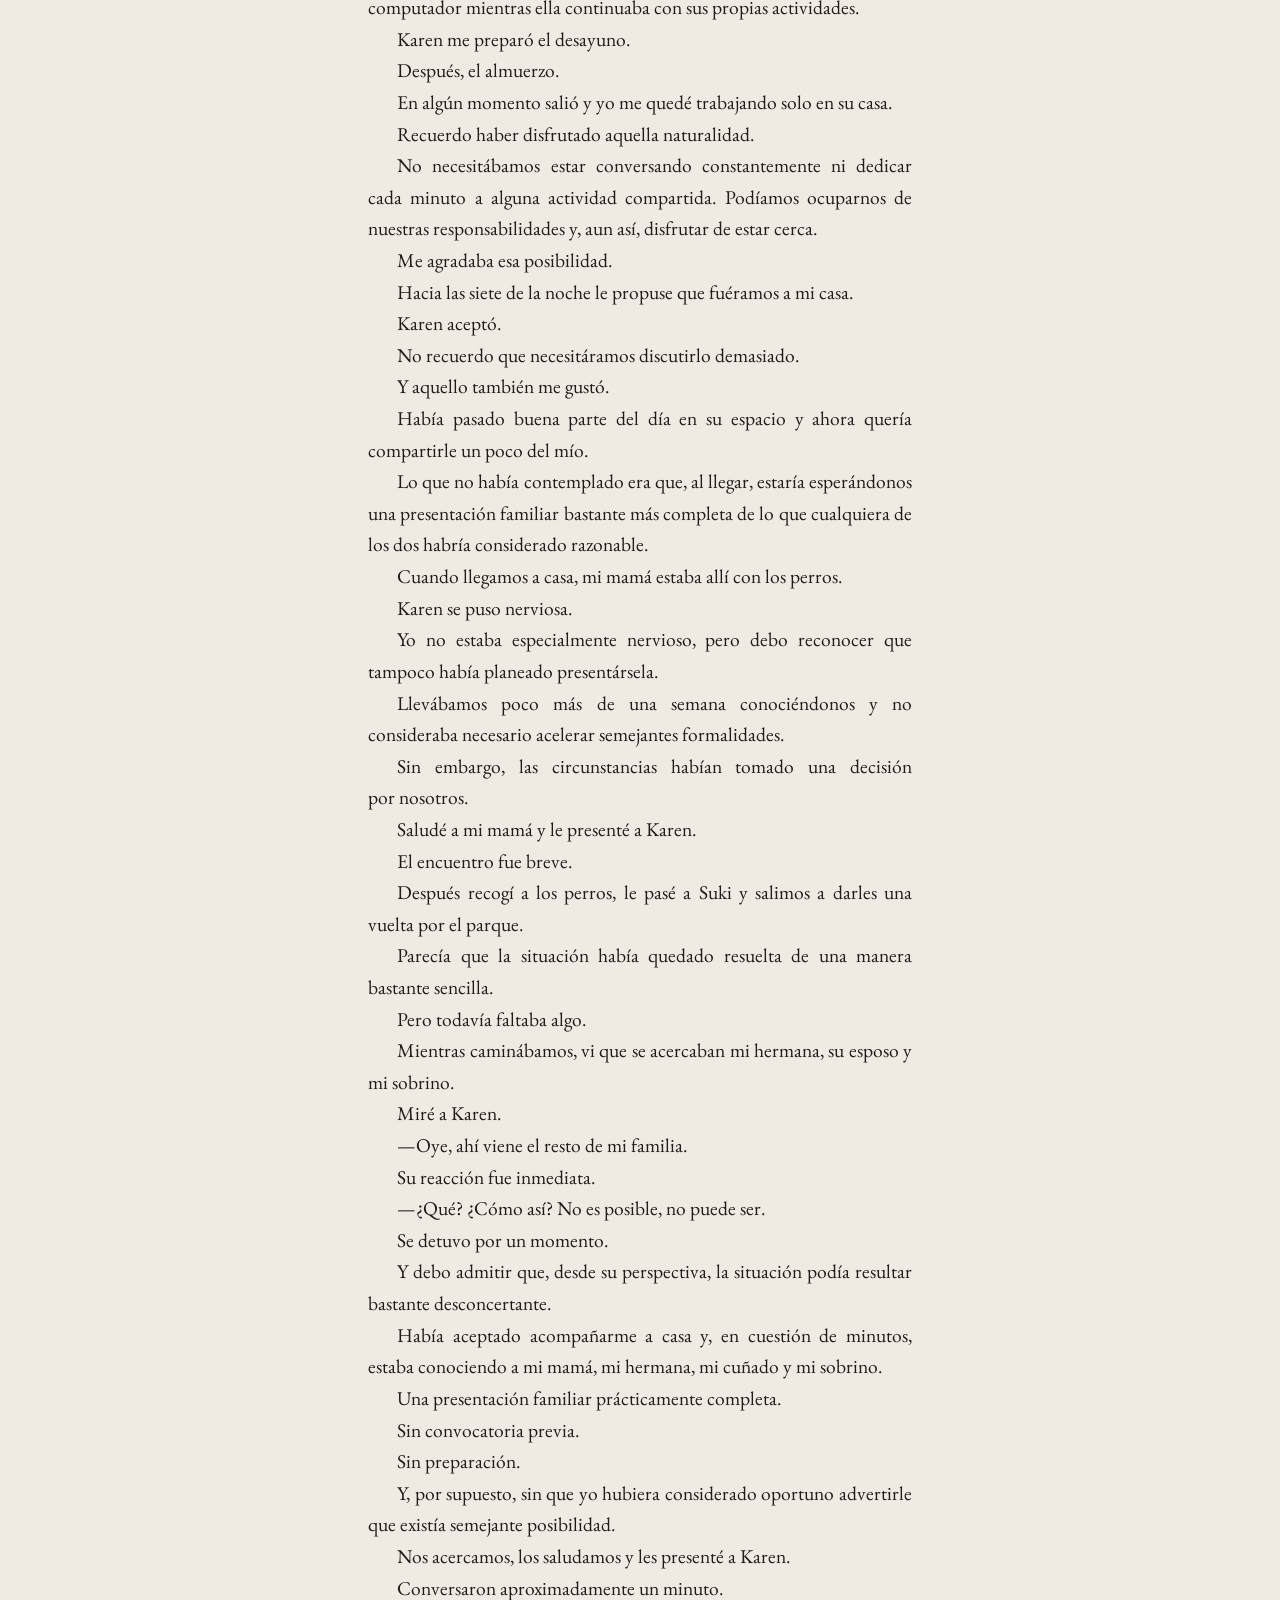
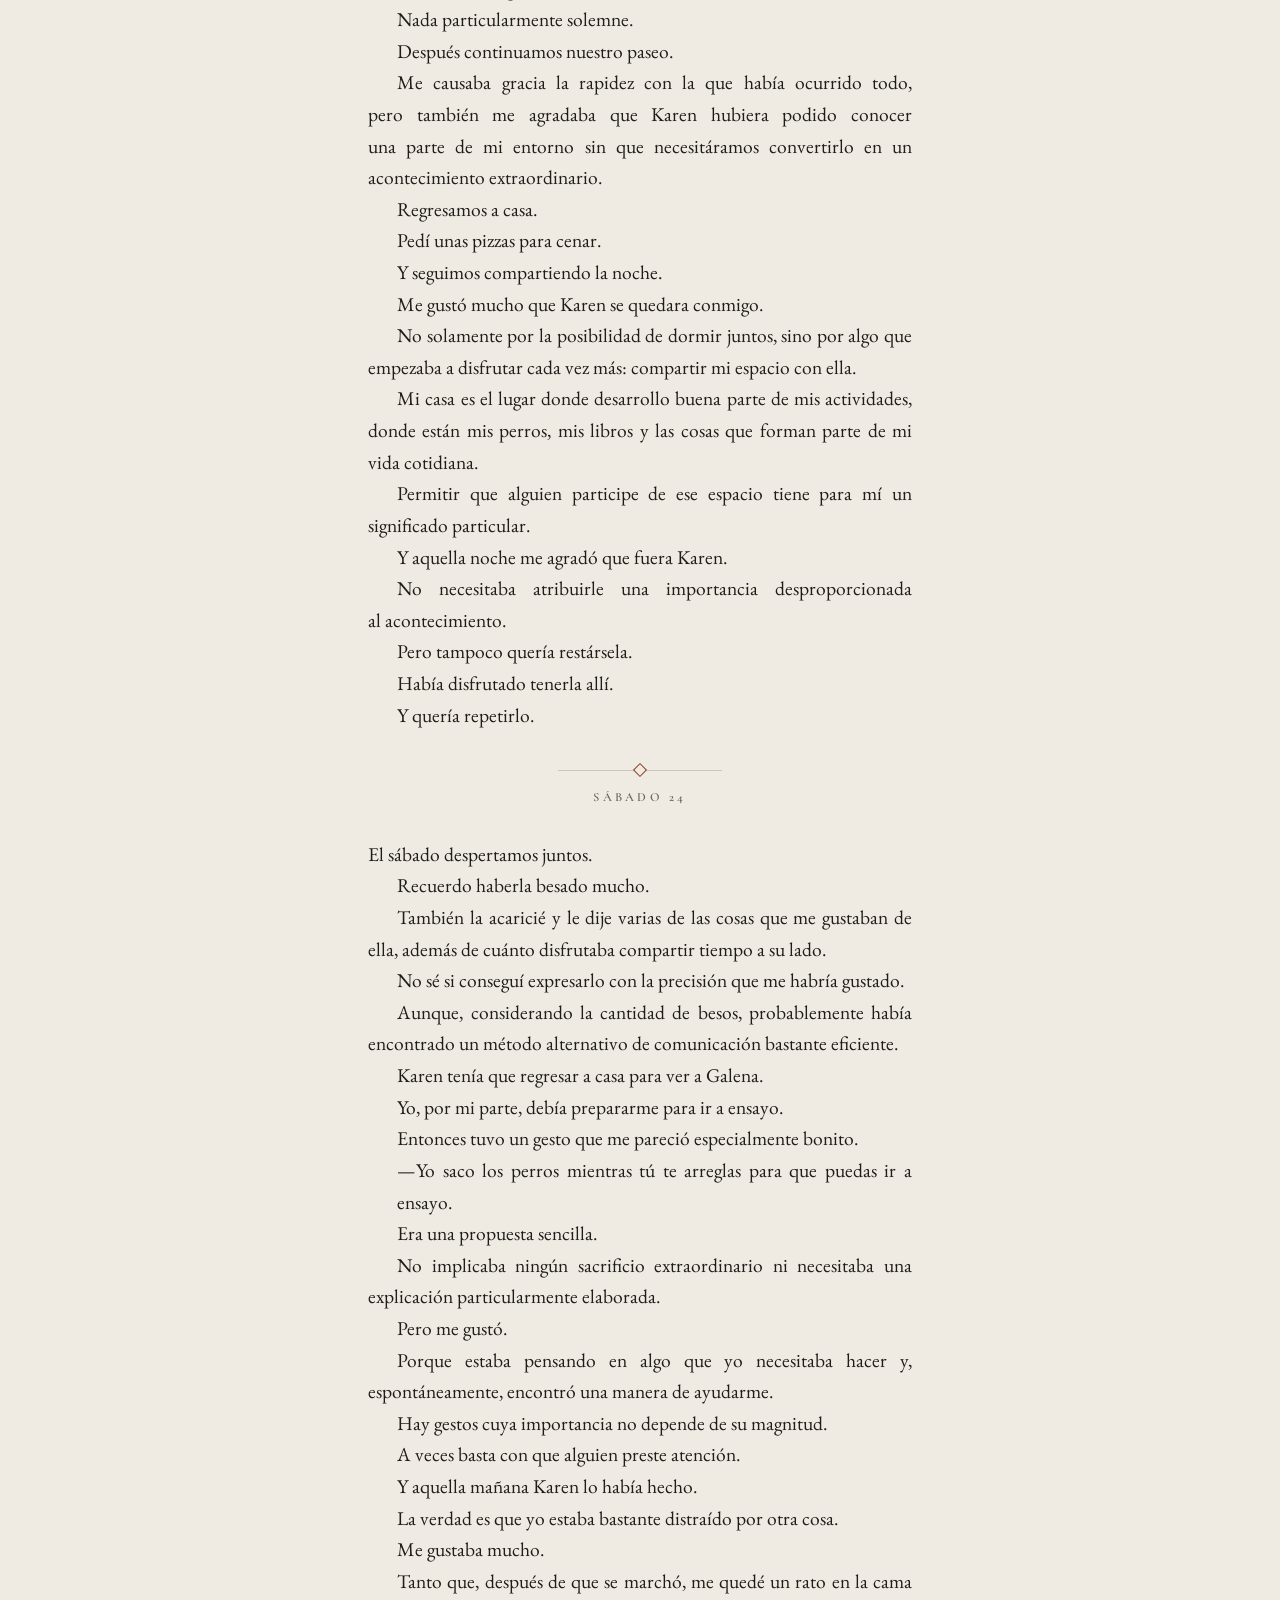
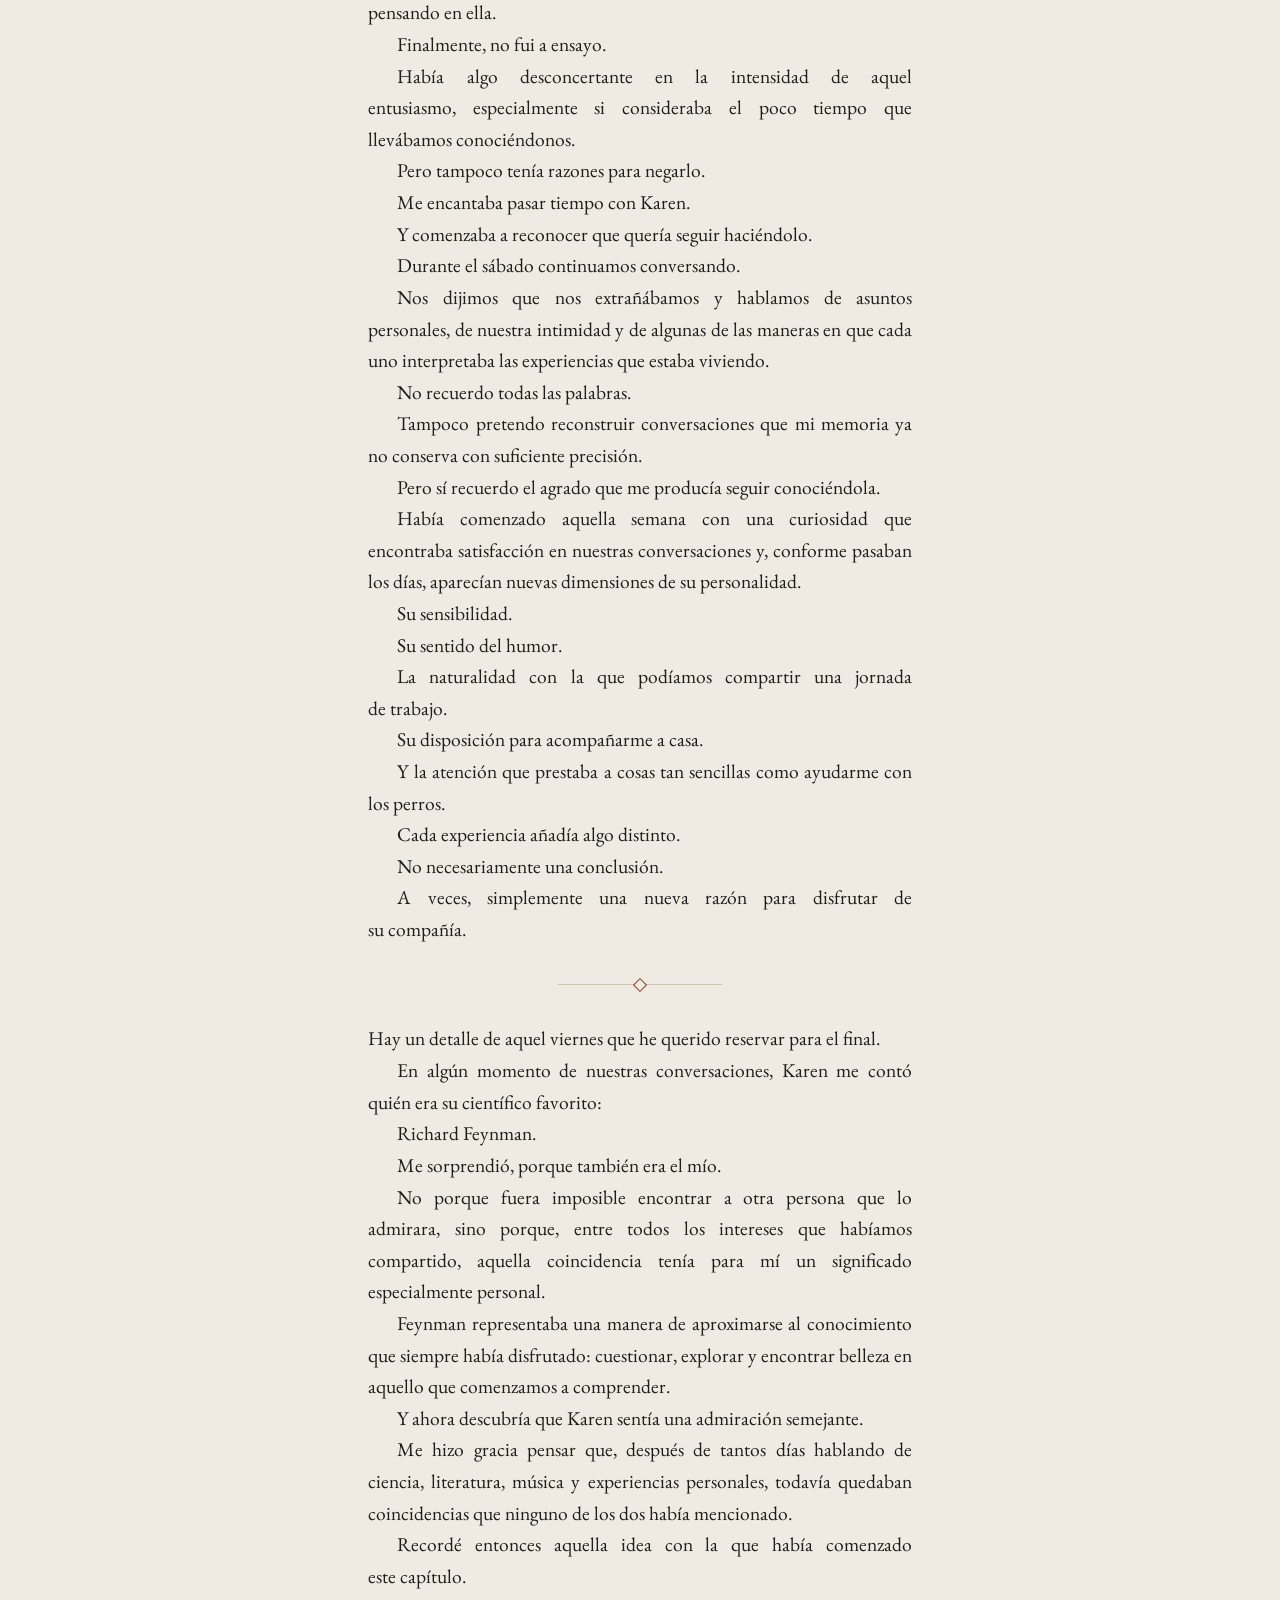
<file: capitulo-3.html>
<!doctype html>
<html lang="es">
<head>
<meta charset="utf-8">
<meta name="viewport" content="width=device-width, initial-scale=1, viewport-fit=cover">
<meta name="description" content="Capítulo III: La lección de Feynman.">
<title>La lección de Feynman</title>
<link rel="preconnect" href="https://fonts.googleapis.com">
<link rel="preconnect" href="https://fonts.gstatic.com" crossorigin>
<link rel="stylesheet" href="https://fonts.googleapis.com/css2?family=Cormorant+Garamond:ital,wght@0,300;0,500;0,600;1,400&family=EB+Garamond:ital,wght@0,400;0,500;1,400&display=swap">
<link rel="stylesheet" href="styles.css?v=20261110e">
<link rel="stylesheet" href="capitulo-3.css?v=20261110e">
</head>
<body>
<div class="progress" aria-hidden="true"><i id="bar"></i></div>

<nav class="crumb" aria-label="Libro"><a href="index.html">El problema de los dos cuerpos</a></nav>

<header class="opener">
  <p class="eyebrow">Capítulo</p>
  <div class="numeral" aria-hidden="true">III</div>
  <h1>La lección de Feynman<sup class="fn"><a href="#nota-1" id="ref-1">1</a></sup></h1>
  <p class="date">20 de octubre de 2026</p>
  <figure class="feyn">
    <svg id="feyn" viewBox="0 0 360 240" role="button" tabindex="0" aria-label="Diagrama de Feynman"></svg>
    <figcaption><span id="f-cap" aria-live="polite">Toca el diagrama: un intercambio por cada día.</span><sup class="fn"><a href="#nota-2" id="ref-2">2</a></sup></figcaption>
  </figure>
</header>

<main class="book" lang="es" id="capitulo">
<p class="lead">En <i>El placer de descubrir las cosas</i><sup class="fn"><a href="#nota-3" id="ref-3">3</a></sup>, Richard Feynman nos plantea una idea que siempre me ha parecido extraordinariamente hermosa: comprender algo no significa despojarlo de su misterio, sino adquirir nuevas razones para admirarlo.</p>
<p>Existe una creencia bastante peculiar según la cual, cuando logramos explicar un fenómeno, parte de su encanto desaparece. Como si la belleza necesitara de nuestra ignorancia para conservarse intacta.</p>
<p>Feynman parecía pensar exactamente lo contrario.<sup class="fn"><a href="#nota-4" id="ref-4">4</a></sup></p>
<p>Para él, conocer la naturaleza no implicaba reducirla a un conjunto de ecuaciones. Significaba descubrir dimensiones que, sin el conocimiento, permanecerían fuera de nuestro alcance.</p>
<p>Y debo reconocer que esa perspectiva siempre me ha resultado profundamente atractiva.</p>
<p>Siempre he disfrutado esa forma de relacionarme con el mundo.</p>
<p>Me interesan los números, la física, la filosofía, el canto y las conexiones que pueden establecerse entre disciplinas aparentemente distantes. Hay algo profundamente estimulante en reconocer que una misma realidad admite múltiples perspectivas.</p>
<p>Las personas, sin embargo, representan un territorio distinto.</p>
<p>Podemos aproximarnos a ellas mediante sus palabras, sus intereses y las historias que deciden compartir. Reconocemos afinidades, identificamos contrastes y comenzamos a familiarizarnos con sus costumbres.</p>
<p>Pero ninguna descripción consigue abarcar completamente a un individuo.</p>
<p>Y tampoco debería hacerlo.</p>
<p>Una persona no es una colección de características que debamos terminar de catalogar.</p>
<p>Su identidad se manifiesta progresivamente en sus decisiones, sus gestos y su manera de habitar el mundo.</p>
<p>Con Karen comenzaba a experimentar precisamente eso.</p>
<p>Disfrutaba escucharla, explorar sus intereses y advertir pequeños rasgos de su personalidad que se manifestaban conforme compartíamos tiempo.</p>
<p>Frente a mí había una geóloga apasionada por su profesión, aficionada a la literatura, aprendiz de piano y suficientemente ingeniosa para convertir una invitación a tomar café en una revisión por pares.</p>
<p>Aquella primera impresión, sin embargo, apenas comenzaba a revelar quién era.</p>
<p>Todavía quedaban sus gestos, sus costumbres, sus contradicciones y esas expresiones espontáneas que difícilmente aparecen durante las primeras conversaciones.</p>
<p>Me agradaba la posibilidad de conocerlas progresivamente, sin convertir cada encuentro en una búsqueda de respuestas ni sentir la obligación de establecer conclusiones.</p>
<p>Simplemente disfrutando de su compañía.</p>
<p>Quizá esa sea una de las interpretaciones más bonitas que puedo encontrar en la manera de pensar de Feynman:</p>
<p class="quote">El placer de descubrir no reside únicamente en aquello que llegamos a comprender, sino también en el entusiasmo que nos produce seguir descubriéndolo.</p>
<p>Y aquella semana comenzaría a encontrar nuevas razones para disfrutar de ese proceso.</p>
<p>Esta vez, el «objeto» de mi curiosidad tenía nombre:</p>
<p>Karen.</p>

<div class="brk" role="separator"></div>
<p class="day">Lunes 19</p>

<p>El lunes todavía conservaba algo de aquella madrugada que habíamos compartido.</p>
<p>Había regresado a casa cerca del mediodía y, durante el resto de la jornada, continuamos conversando.</p>
<p>Hacia las seis y cuarto de la tarde me encontraba en algún lugar de Bogotá cuando decidí escribirle algo bastante sencillo:</p>
<p class="d" data-tag="Julián · 6:15 p. m.">—Te quiero ver.</p>
<p>No había una invitación especialmente elaborada ni una justificación que considerara necesaria. Había disfrutado estar con ella y quería repetirlo.</p>
<p>Nos encontramos nuevamente aquella noche.</p>
<p>Terminamos en el sofá de su sala, el mismo donde nos habíamos acercado por primera vez durante la madrugada anterior.</p>
<p>Era un sofá que, hasta entonces, no había merecido demasiada atención de mi parte.</p>
<p>Aquella noche, sin embargo, descubriría que tenía ciertas particularidades acústicas.</p>
<p>Volvimos a besarnos.</p>
<p>Esta vez nuestros besos adquirieron una intensidad distinta. Recuerdo la proximidad de su cuerpo, el calor de su piel y la manera en que nuestras manos comenzaron a explorar con mayor libertad.</p>
<p>Mis caricias se hicieron progresivamente más atrevidas. La besaba mientras recorría su cuerpo con las manos, disfrutando de aquella cercanía.</p>
<p>Llegó un momento en que mi excitación resultaba imposible de disimular. Humedecí mis dedos y los llevé hacia su entrepierna, dejando que nuestras caricias adquirieran una intimidad todavía mayor.</p>
<p>Siendo honesto, tampoco tenía demasiadas intenciones de detenerme.</p>
<p>Quería que pudiera percibir cuánto la deseaba, sin esconder mi excitación ni la intensidad de aquel momento. Fue entonces cuando me bajé el pantalón para mostrarle lo excitado que estaba. Decidí humedecer mi miembro y sentir todo su calor interno.</p>
<p>La primera noche habíamos estado prácticamente a oscuras, una condición que no había disfrutado demasiado. Esta vez quería verla, reconocer sus expresiones y disfrutar de su presencia sin que la oscuridad interviniera entre nosotros.</p>
<p>Y fue entonces cuando el sofá decidió participar.</p>
<p>Con cada movimiento producía un chirrido persistente, como si considerara indispensable manifestar su opinión sobre lo que estaba ocurriendo.</p>
<p>Pero no éramos los únicos ocupantes de aquel espacio.</p>
<p>También estaba Galena<sup class="fn"><a href="#nota-5" id="ref-5">5</a></sup>, la perrita de Karen.</p>
<p>Galena parecía absolutamente decidida a conservar su lugar en el sofá, independientemente de cuánto nos moviéramos. Mientras nosotros intentábamos acomodarnos, ella hacía esfuerzos por mantenerse dentro de los límites del mueble.</p>
<p>Su determinación era admirable.</p>
<p>Después le propuse a Karen que nos bañáramos juntos.</p>
<p>Ella identificó inmediatamente un inconveniente arquitectónico bastante difícil de refutar.</p>
<p>Yo no cabía en su baño.</p>
<p>No era una objeción completamente infundada.</p>
<p>Terminamos pasando la noche juntos y, a la mañana siguiente, regresé a casa.</p>
<p>Todavía no sabía que volvería a verla ese mismo martes.</p>

<div class="brk" role="separator"></div>
<p class="day">Martes 20</p>

<p>Aquel martes era el cumpleaños de mi mejor amiga.</p>
<p>Había salido a celebrar y, conforme avanzó la noche, terminé bebiendo considerablemente más de lo que habría sido prudente.</p>
<p>Karen y yo continuamos intercambiando mensajes.</p>
<p>En algún momento apareció una imagen de Bob Esponja en condiciones bastante lamentables, aparentemente muerto sobre un árbol.</p>
<p>Karen encontró una explicación razonable:</p>
<p class="d" data-tag="Karen">—Jajaja, pobre Bob, seguro tuvo un coma etílico.</p>
<p>Una hipótesis que, considerando cómo terminaría mi propia noche, adquirió cierta pertinencia retrospectiva.</p>
<p>A las diez y veinte me escribió:</p>
<p class="d" data-tag="Karen · 10:20 p. m.">—¿Cómo vas, baby?</p>
<p>La respuesta más precisa habría requerido reconocer que mi estado de sobriedad se encontraba considerablemente comprometido.</p>
<p>Finalmente llegué a su casa alrededor de las doce y cuarto de la madrugada.</p>
<p>Ya era miércoles.</p>
<p>Recuerdo haberme tirado al piso y haberle anunciado algo que, probablemente, no necesitaba demasiada evidencia adicional:</p>
<p>Estaba muy ebrio.</p>
<p>Karen quiso que nos tomáramos unas fotografías juntos.</p>
<p>Así que, entre mi evidente falta de coordinación y su iniciativa, quedaron algunas imágenes de aquella noche.</p>
<p>También hablamos.</p>
<p>Mucho más de lo que mi capacidad para recordar permite reconstruir.</p>
<p>En algún momento apareció el fracking.<sup class="fn"><a href="#nota-6" id="ref-6">6</a></sup></p>
<p>Karen, como geóloga, tenía conocimientos y argumentos que yo quería comprender y cuestionar.</p>
<p>El problema era que mi capacidad para desarrollar un debate mínimamente riguroso se encontraba seriamente afectada por el alcohol.</p>
<p>No era exactamente mi mejor desempeño intelectual.</p>
<p>Y todavía faltaba el incidente de la cúrcuma.</p>
<p>Karen me preparó una leche dorada<sup class="fn"><a href="#nota-7" id="ref-7">7</a></sup>, una bebida que contiene, entre otros ingredientes, cúrcuma.</p>
<p>La derramé sobre uno de sus muebles.</p>
<p>La cúrcuma tiene una propiedad bastante inconveniente en estas circunstancias: sus pigmentos pueden producir manchas persistentes.<sup class="fn"><a href="#nota-8" id="ref-8">8</a></sup></p>
<p>Karen reaccionó inmediatamente e intentó limpiarlo.</p>
<p>Yo sospecho que aquella fue una de las ocasiones en las que menos agradable le resultó mi presencia.</p>
<p>No podría reprochárselo.</p>
<p>Había llegado borracho, había comprometido la integridad cromática de su mobiliario y, aparentemente, todavía me quedaba una contribución acústica por realizar.</p>
<p>Porque cuando finalmente nos acostamos, roncaba.<sup class="fn"><a href="#nota-9" id="ref-9">9</a></sup></p>
<p>Mucho, según me contaría después.</p>
<p>Era apenas la tercera ocasión en que nos veíamos.</p>
<p>Y yo ya había conseguido ofrecerle una demostración bastante completa de algunas de mis características menos sofisticadas.</p>
<p>No sé si aquello constituía una buena estrategia para conocer a alguien.</p>
<p>Lo que sí sé es que no había sido una estrategia.</p>

<div class="brk" role="separator"></div>
<p class="day">Miércoles 21</p>

<p>Después de aquella madrugada, no volvimos a vernos durante el resto del día.</p>
<p>Karen me pidió que le enviara las fotografías que nos habíamos tomado.</p>
<p>También me recordó, con cierta delicadeza, que había estado un poquito ebrio.</p>
<p>Una descripción considerablemente generosa de mi estado la noche anterior.</p>
<p>Entre nuestras conversaciones le dije algo que venía sintiendo con claridad:</p>
<p class="d" data-tag="Julián">—Me gustas mucho.</p>
<p>Y ella respondió:</p>
<p class="d" data-tag="Karen">—Y tú a mí.</p>
<p>No necesitábamos desarrollar demasiado aquella afirmación.</p>
<p>Me agradaba saber que el interés que estaba experimentando encontraba una respuesta semejante de su parte.</p>
<p>El resto del día transcurrió entre nuestras respectivas actividades.</p>
<p>Ella tenía planes para arreglarse las uñas y me contó sobre un espectáculo de stand-up comedy al que asistiría el jueves. Yo tenía varias reuniones de trabajo.</p>
<p>También hablamos de mi casa, de mis libros y de las cosas que cada uno iba descubriendo del otro.</p>
<p>Karen había visto mi biblioteca y me dijo algo que me gustó especialmente:</p>
<p class="d" data-tag="Karen">—Oye, qué guapo, me gusta tu biblioteca. Tengo que mirarla, eso me diría mucho de ti.</p>
<p>Siempre he pensado que los libros que conservamos pueden revelar aspectos de nuestra personalidad que difícilmente aparecerían en una presentación convencional.</p>
<p>Aunque también habría que reconocer que poseer un libro no constituye evidencia suficiente de haberlo leído.<sup class="fn"><a href="#nota-10" id="ref-10">10</a></sup></p>
<p>Aquella noche, Karen me escribió otra cosa:</p>
<p class="d" data-tag="Karen">—Tu chaqueta huele a ti. ❤️</p>
<p>La había dejado en su casa.</p>
<p>Me resultó bonito imaginar que un objeto tan cotidiano pudiera conservar algo reconocible de mi presencia.</p>
<p>Después añadió:</p>
<p class="d" data-tag="Karen">—¿Puedes creer que me haces falta? Qué intensidad.</p>
<p>Habíamos pasado muy poco tiempo conociéndonos, pero comenzábamos a expresar con naturalidad que disfrutábamos estar juntos.</p>
<p>Cerca de la medianoche retomamos un asunto de nuestra intimidad.</p>
<p>Karen me dijo:</p>
<p class="d" data-tag="Karen">—Me gustó más hacerlo en el sofá.</p>
<p>Yo aproveché para explicarle algo que había sentido desde nuestro primer encuentro:</p>
<p class="d" data-tag="Julián">—No me gustó con la luz apagada, necesito verte.</p>
<p>Era una preferencia sencilla.</p>
<p>Me gustaba observarla, reconocer sus expresiones y compartir esa cercanía sin renunciar a la posibilidad de mirarnos.</p>
<p>Y me parecía importante poder decírselo.</p>

<div class="brk" role="separator"></div>
<p class="day">Jueves 22</p>

<p>El jueves transcurrió entre trabajo, mensajes y algunos de esos stickers que, por alguna razón, terminan adquiriendo una importancia desproporcionada en nuestras conversaciones digitales.</p>
<p>Descubrimos ciertas particularidades sobre la manera en que cada uno los guardaba.</p>
<p>No era un hallazgo que mereciera publicarse en una revista académica, pero sí otra pequeña diferencia que resultaba divertida.</p>
<p>Karen tenía planes para asistir a un espectáculo de stand-up comedy aquella noche.</p>
<p>Yo, por mi parte, había estado trabajando en algo que quería compartirle.</p>
<p>Desde hacía varios días venía desarrollando una idea que pretendía conciliar dos perspectivas sobre el romanticismo.</p>
<p>Karen se había definido como una romántica empedernida. Disfrutaba las novelas románticas y le atraía imaginar una historia especialmente bonita sobre cómo nos habíamos conocido.</p>
<p>Yo encontraba un inconveniente en aquella posibilidad.</p>
<p>No sabía mentir.</p>
<p>Y tampoco consideraba necesario hacerlo.</p>
<p>No me parecía razonable inventar circunstancias extraordinarias para conseguir que nuestra historia resultara más romántica. Habíamos comenzado con una conversación sobre elementos químicos, habíamos hecho bromas sobre una candidatura al Nobel y, pocos días después, yo había terminado recogiéndola en el aeropuerto.</p>
<p>La realidad ya ofrecía suficiente material.</p>
<p>Así que se me ocurrió una solución que consideré satisfactoria para ambos.</p>
<p>Escribirle un libro.</p>
<p>Una reconstrucción literaria de cómo nos habíamos conocido y de las experiencias que comenzábamos a compartir, conservando los acontecimientos reales sin renunciar a la belleza que podía encontrarse en ellos.</p>
<p>Una historia romántica, ciertamente, pero sin necesidad de fabricar otra realidad para conseguirlo.</p>
<p>Había terminado el primer capítulo.</p>
<p>Nuestra primera conversación.</p>
<p>El potasio y el hierro.</p>
<p>A las seis y diecinueve de la tarde decidí enviárselo.</p>
<p>También le escribí:</p>
<p class="d" data-tag="Julián · 6:19 p. m.">—Y quiero que me digas qué te parece.</p>
<p>A las seis y treinta y dos llegó su respuesta.</p>
<p class="d" data-tag="Karen · 6:32 p. m.">—Julián.</p>
<p class="d" data-tag="Karen">—Estoy estupefacta.</p>
<p class="d" data-tag="Karen">—Es hermoso, fue como estar en tu cabeza.</p>
<p>Aquella última frase me gustó especialmente.</p>
<p>Después continuó:</p>
<p class="d" data-tag="Karen">—Y me gusta que fuera como un cap de un libro.</p>
<p class="d" data-tag="Karen">—Y los apartados explicativos.</p>
<p class="d" data-tag="Karen">—Las observaciones.</p>
<p class="d" data-tag="Karen">—Omg.</p>
<p class="d" data-tag="Karen">—Me encanta.</p>
<p class="d" data-tag="Karen">—De verdad que sonreí todo el tiempo mientras lo leía.</p>
<p>Unos minutos después añadió:</p>
<p class="d" data-tag="Karen">—Las notas me dan mucha risa.</p>
<p>Y envió un emoji sonriente rodeado de corazones. 🥰</p>
<p>Me agradó descubrir que los pequeños apartados explicativos, las observaciones y el humor que había incluido en el texto también habían conseguido divertirla.</p>
<p>No había escrito aquellas páginas esperando una reacción determinada, pero disfrutaba saber que había sonreído mientras las leía.</p>
<p>Más tarde, Karen hizo otra observación:</p>
<p class="d" data-tag="Karen">—Eres muy romántico así digas que no lo eres.</p>
<p>Yo no estaba completamente convencido.</p>
<p>Le respondí que quizá sí, quizá no; que no me resultaba especialmente difícil hacer aquellas cosas, pero que tampoco solía considerarme una persona romántica.</p>
<p>Karen encontró una explicación más sencilla:</p>
<p class="d" data-tag="Karen">—Yo creo que más que no “costarte” a tu te gusta hacerlo.</p>
<p>Y añadió:</p>
<p class="d" data-tag="Karen">—Si te tomaste el tiempo de hacer eso.</p>
<p>Acompañó sus palabras con otro emoji cariñoso. 🥰</p>
<p>Aquello me hizo pensar.</p>
<p>Había intentado encontrar una forma de conciliar su gusto por las historias románticas con mi necesidad de ser fiel a los acontecimientos.</p>
<p>Y, aparentemente, el resultado había sido interpretado como una demostración de romanticismo.</p>
<p>No podía afirmar que estuviera equivocada.</p>
<p>Me gustaba escribir, encontrar las palabras adecuadas y construir una narración que conservara lo que habíamos vivido.</p>
<p>Pero también había algo más sencillo.</p>
<p>Me gustaba hacerlo para ella.</p>
<p>Karen regresó a su casa alrededor de las once y veinte de la noche.</p>
<p>Yo llegué poco después, aproximadamente a las once y cuarenta y dos.</p>
<p>Volvíamos a encontrarnos.</p>
<p>Y todavía quedaban acontecimientos que ninguno de los dos había previsto para aquella semana.</p>

<div class="brk" role="separator"></div>
<p class="day">Viernes 23</p>

<p>El viernes desperté en casa de Karen.</p>
<p>Tenía una jornada de trabajo por delante y, como había llevado mis cosas la noche anterior, pude instalarme allí para continuar con mis responsabilidades.</p>
<p>Fue un día bastante ordinario.</p>
<p>Trabajé durante horas, atendí mis asuntos y permanecí frente al computador mientras ella continuaba con sus propias actividades.</p>
<p>Karen me preparó el desayuno.</p>
<p>Después, el almuerzo.</p>
<p>En algún momento salió y yo me quedé trabajando solo en su casa.</p>
<p>Recuerdo haber disfrutado aquella naturalidad.</p>
<p>No necesitábamos estar conversando constantemente ni dedicar cada minuto a alguna actividad compartida. Podíamos ocuparnos de nuestras responsabilidades y, aun así, disfrutar de estar cerca.</p>
<p>Me agradaba esa posibilidad.</p>
<p>Hacia las siete de la noche le propuse que fuéramos a mi casa.</p>
<p>Karen aceptó.</p>
<p>No recuerdo que necesitáramos discutirlo demasiado.</p>
<p>Y aquello también me gustó.</p>
<p>Había pasado buena parte del día en su espacio y ahora quería compartirle un poco del mío.</p>
<p>Lo que no había contemplado era que, al llegar, estaría esperándonos una presentación familiar bastante más completa de lo que cualquiera de los dos habría considerado razonable.</p>
<p>Cuando llegamos a casa, mi mamá estaba allí con los perros.</p>
<p>Karen se puso nerviosa.</p>
<p>Yo no estaba especialmente nervioso, pero debo reconocer que tampoco había planeado presentársela.</p>
<p>Llevábamos poco más de una semana conociéndonos y no consideraba necesario acelerar semejantes formalidades.</p>
<p>Sin embargo, las circunstancias habían tomado una decisión por nosotros.</p>
<p>Saludé a mi mamá y le presenté a Karen.</p>
<p>El encuentro fue breve.</p>
<p>Después recogí a los perros, le pasé a Suki y salimos a darles una vuelta por el parque.</p>
<p>Parecía que la situación había quedado resuelta de una manera bastante sencilla.</p>
<p>Pero todavía faltaba algo.</p>
<p>Mientras caminábamos, vi que se acercaban mi hermana, su esposo y mi sobrino.</p>
<p>Miré a Karen.</p>
<p class="d" data-tag="Karen">—Oye, ahí viene el resto de mi familia.</p>
<p>Su reacción fue inmediata.</p>
<p class="d" data-tag="Julián">—¿Qué? ¿Cómo así? No es posible, no puede ser.</p>
<p>Se detuvo por un momento.</p>
<p>Y debo admitir que, desde su perspectiva, la situación podía resultar bastante desconcertante.</p>
<p>Había aceptado acompañarme a casa y, en cuestión de minutos, estaba conociendo a mi mamá, mi hermana, mi cuñado y mi sobrino.</p>
<p>Una presentación familiar prácticamente completa.</p>
<p>Sin convocatoria previa.</p>
<p>Sin preparación.</p>
<p>Y, por supuesto, sin que yo hubiera considerado oportuno advertirle que existía semejante posibilidad.</p>
<p>Nos acercamos, los saludamos y les presenté a Karen.</p>
<p>Conversaron aproximadamente un minuto.</p>
<p>Nada particularmente solemne.</p>
<p>Después continuamos nuestro paseo.</p>
<p>Me causaba gracia la rapidez con la que había ocurrido todo, pero también me agradaba que Karen hubiera podido conocer una parte de mi entorno sin que necesitáramos convertirlo en un acontecimiento extraordinario.</p>
<p>Regresamos a casa.</p>
<p>Pedí unas pizzas para cenar.</p>
<p>Y seguimos compartiendo la noche.</p>
<p>Me gustó mucho que Karen se quedara conmigo.</p>
<p>No solamente por la posibilidad de dormir juntos, sino por algo que empezaba a disfrutar cada vez más: compartir mi espacio con ella.</p>
<p>Mi casa es el lugar donde desarrollo buena parte de mis actividades, donde están mis perros, mis libros y las cosas que forman parte de mi vida cotidiana.</p>
<p>Permitir que alguien participe de ese espacio tiene para mí un significado particular.</p>
<p>Y aquella noche me agradó que fuera Karen.</p>
<p>No necesitaba atribuirle una importancia desproporcionada al acontecimiento.</p>
<p>Pero tampoco quería restársela.</p>
<p>Había disfrutado tenerla allí.</p>
<p>Y quería repetirlo.</p>

<div class="brk" role="separator"></div>
<p class="day">Sábado 24</p>

<p>El sábado despertamos juntos.</p>
<p>Recuerdo haberla besado mucho.</p>
<p>También la acaricié y le dije varias de las cosas que me gustaban de ella, además de cuánto disfrutaba compartir tiempo a su lado.</p>
<p>No sé si conseguí expresarlo con la precisión que me habría gustado.</p>
<p>Aunque, considerando la cantidad de besos, probablemente había encontrado un método alternativo de comunicación bastante eficiente.</p>
<p>Karen tenía que regresar a casa para ver a Galena.</p>
<p>Yo, por mi parte, debía prepararme para ir a ensayo.</p>
<p>Entonces tuvo un gesto que me pareció especialmente bonito.</p>
<p class="d" data-tag="Karen">—Yo saco los perros mientras tú te arreglas para que puedas ir a ensayo.</p>
<p>Era una propuesta sencilla.</p>
<p>No implicaba ningún sacrificio extraordinario ni necesitaba una explicación particularmente elaborada.</p>
<p>Pero me gustó.</p>
<p>Porque estaba pensando en algo que yo necesitaba hacer y, espontáneamente, encontró una manera de ayudarme.</p>
<p>Hay gestos cuya importancia no depende de su magnitud.</p>
<p>A veces basta con que alguien preste atención.</p>
<p>Y aquella mañana Karen lo había hecho.</p>
<p>La verdad es que yo estaba bastante distraído por otra cosa.</p>
<p>Me gustaba mucho.</p>
<p>Tanto que, después de que se marchó, me quedé un rato en la cama pensando en ella.</p>
<p>Finalmente, no fui a ensayo.</p>
<p>Había algo desconcertante en la intensidad de aquel entusiasmo, especialmente si consideraba el poco tiempo que llevábamos conociéndonos.</p>
<p>Pero tampoco tenía razones para negarlo.</p>
<p>Me encantaba pasar tiempo con Karen.</p>
<p>Y comenzaba a reconocer que quería seguir haciéndolo.</p>
<p>Durante el sábado continuamos conversando.</p>
<p>Nos dijimos que nos extrañábamos y hablamos de asuntos personales, de nuestra intimidad y de algunas de las maneras en que cada uno interpretaba las experiencias que estaba viviendo.</p>
<p>No recuerdo todas las palabras.</p>
<p>Tampoco pretendo reconstruir conversaciones que mi memoria ya no conserva con suficiente precisión.</p>
<p>Pero sí recuerdo el agrado que me producía seguir conociéndola.</p>
<p>Había comenzado aquella semana con una curiosidad que encontraba satisfacción en nuestras conversaciones y, conforme pasaban los días, aparecían nuevas dimensiones de su personalidad.</p>
<p>Su sensibilidad.</p>
<p>Su sentido del humor.</p>
<p>La naturalidad con la que podíamos compartir una jornada de trabajo.</p>
<p>Su disposición para acompañarme a casa.</p>
<p>Y la atención que prestaba a cosas tan sencillas como ayudarme con los perros.</p>
<p>Cada experiencia añadía algo distinto.</p>
<p>No necesariamente una conclusión.</p>
<p>A veces, simplemente una nueva razón para disfrutar de su compañía.</p>

<div class="brk" role="separator"></div>

<p>Hay un detalle de aquel viernes que he querido reservar para el final.</p>
<p>En algún momento de nuestras conversaciones, Karen me contó quién era su científico favorito:</p>
<p>Richard Feynman.</p>
<p>Me sorprendió, porque también era el mío.</p>
<p>No porque fuera imposible encontrar a otra persona que lo admirara, sino porque, entre todos los intereses que habíamos compartido, aquella coincidencia tenía para mí un significado especialmente personal.</p>
<p>Feynman representaba una manera de aproximarse al conocimiento que siempre había disfrutado: cuestionar, explorar y encontrar belleza en aquello que comenzamos a comprender.</p>
<p>Y ahora descubría que Karen sentía una admiración semejante.</p>
<p>Me hizo gracia pensar que, después de tantos días hablando de ciencia, literatura, música y experiencias personales, todavía quedaban coincidencias que ninguno de los dos había mencionado.</p>
<p>Recordé entonces aquella idea con la que había comenzado este capítulo.</p>
<p><i>El placer de descubrir las cosas.</i></p>
<p>Durante años había encontrado satisfacción en explorar el mundo a través del conocimiento.</p>
<p>Y aquella semana había comenzado a experimentar ese mismo entusiasmo desde una perspectiva diferente.</p>
<p>Conocer a Karen.</p>
<p>No como un problema que necesitara resolver.</p>
<p>Ni como una colección de características que pretendiera descifrar.</p>
<p>Sino como una persona cuya compañía disfrutaba y de quien todavía tenía mucho por descubrir.</p>
<p>Quizá esa era, para mí, la lección más bonita que podía encontrar en Feynman.</p>
<p>Comprender algo puede ofrecernos nuevas razones para admirarlo.</p>
<p>Y mientras más conocía a Karen, más razones encontraba para querer seguir haciéndolo.</p>

<p class="fin" role="separator" aria-hidden="true"></p>
</main>

<div class="after" lang="es">
<details class="notes" id="notas">
  <summary><span>Notas</span><b>10</b></summary>
  <ol>
    <li id="nota-1">Richard Phillips Feynman (1918–1988), físico estadounidense. Recibió el Premio Nobel de Física en 1965, junto con Shin'ichirō Tomonaga y Julian Schwinger, por sus trabajos en electrodinámica cuántica.<a class="back" href="#ref-1" aria-label="Volver al texto">↩</a></li>
    <li id="nota-2">La figura de la portada es un diagrama de Feynman, la notación que él mismo presentó en 1949 para describir cómo interactúan las partículas: las líneas rectas avanzan en el tiempo y cada línea ondulada es un fotón que intercambian. Aquí cada fotón es un día de mensajes. La electrodinámica cuántica, por supuesto, no admite esta interpretación.<a class="back" href="#ref-2" aria-label="Volver al texto">↩</a></li>
    <li id="nota-3"><i>The Pleasure of Finding Things Out</i> (1999), recopilación póstuma de entrevistas, conferencias y artículos de Feynman, editada por Jeffrey Robbins.<a class="back" href="#ref-3" aria-label="Volver al texto">↩</a></li>
    <li id="nota-4">La idea aparece en la entrevista que le hizo la BBC en 1981. Un amigo artista le decía que el científico, al estudiar una flor, la desarma y la vuelve aburrida. Feynman respondía que él veía la misma belleza que el artista y, además, las células, los procesos y la evolución que hay detrás: el conocimiento solo añade.<a class="back" href="#ref-4" aria-label="Volver al texto">↩</a></li>
    <li id="nota-5">La galena es un mineral: sulfuro de plomo (PbS), la principal fuente natural de plomo. Un nombre difícil de superar para la perrita de una geóloga.<a class="back" href="#ref-5" aria-label="Volver al texto">↩</a></li>
    <li id="nota-6">Fracturación hidráulica: inyección de agua, arena y aditivos químicos a alta presión para fracturar rocas de muy baja permeabilidad y extraer el gas o el petróleo atrapado en ellas.<a class="back" href="#ref-6" aria-label="Volver al texto">↩</a></li>
    <li id="nota-7">Bebida de leche caliente con cúrcuma y especias, de origen indio, donde se la conoce como <i>haldi doodh</i>.<a class="back" href="#ref-7" aria-label="Volver al texto">↩</a></li>
    <li id="nota-8">El pigmento principal de la cúrcuma es la curcumina, de un amarillo intenso que se fija con facilidad en las telas. Es, además, un indicador de pH: en medio alcalino vira a rojo, de modo que frotar la mancha con jabón puede volverla rojiza por un momento. La luz del sol termina por degradarla.<a class="back" href="#ref-8" aria-label="Volver al texto">↩</a></li>
    <li id="nota-9">El ronquido se produce cuando el aire hace vibrar los tejidos blandos de la garganta, sobre todo el paladar blando y la úvula. El alcohol relaja esos músculos y suele intensificarlo, así que la contribución acústica tenía una explicación fisiológica.<a class="back" href="#ref-9" aria-label="Volver al texto">↩</a></li>
    <li id="nota-10">El japonés tiene una palabra para esto: <i>tsundoku</i>, la costumbre de adquirir libros y dejarlos acumularse sin leer.<a class="back" href="#ref-10" aria-label="Volver al texto">↩</a></li>
  </ol>
</details>

<nav class="pager" aria-label="Capítulos">
  <a class="prev" href="capitulo-2.html"><small>← Anterior</small><b>II · La divergencia de Lorenz</b></a>
  <a class="next" href="capitulo-4.html"><small>Siguiente →</small><b>IV · La conjetura del piano</b></a>
</nav>
</div>

<footer class="colophon">
  <p>Escrito por Roblic Awen</p>
  <p class="yr">2026 · 2027</p>
</footer>

<div class="tools" role="group" aria-label="Tamaño del texto">
  <button type="button" id="dec" aria-label="Reducir texto">A−</button>
  <button type="button" id="inc" aria-label="Aumentar texto">A+</button>
</div>

<script src="libro.js?v=20261110e"></script>
<script src="capitulo-3.js?v=20261110e"></script>
</body>
</html>
</file>
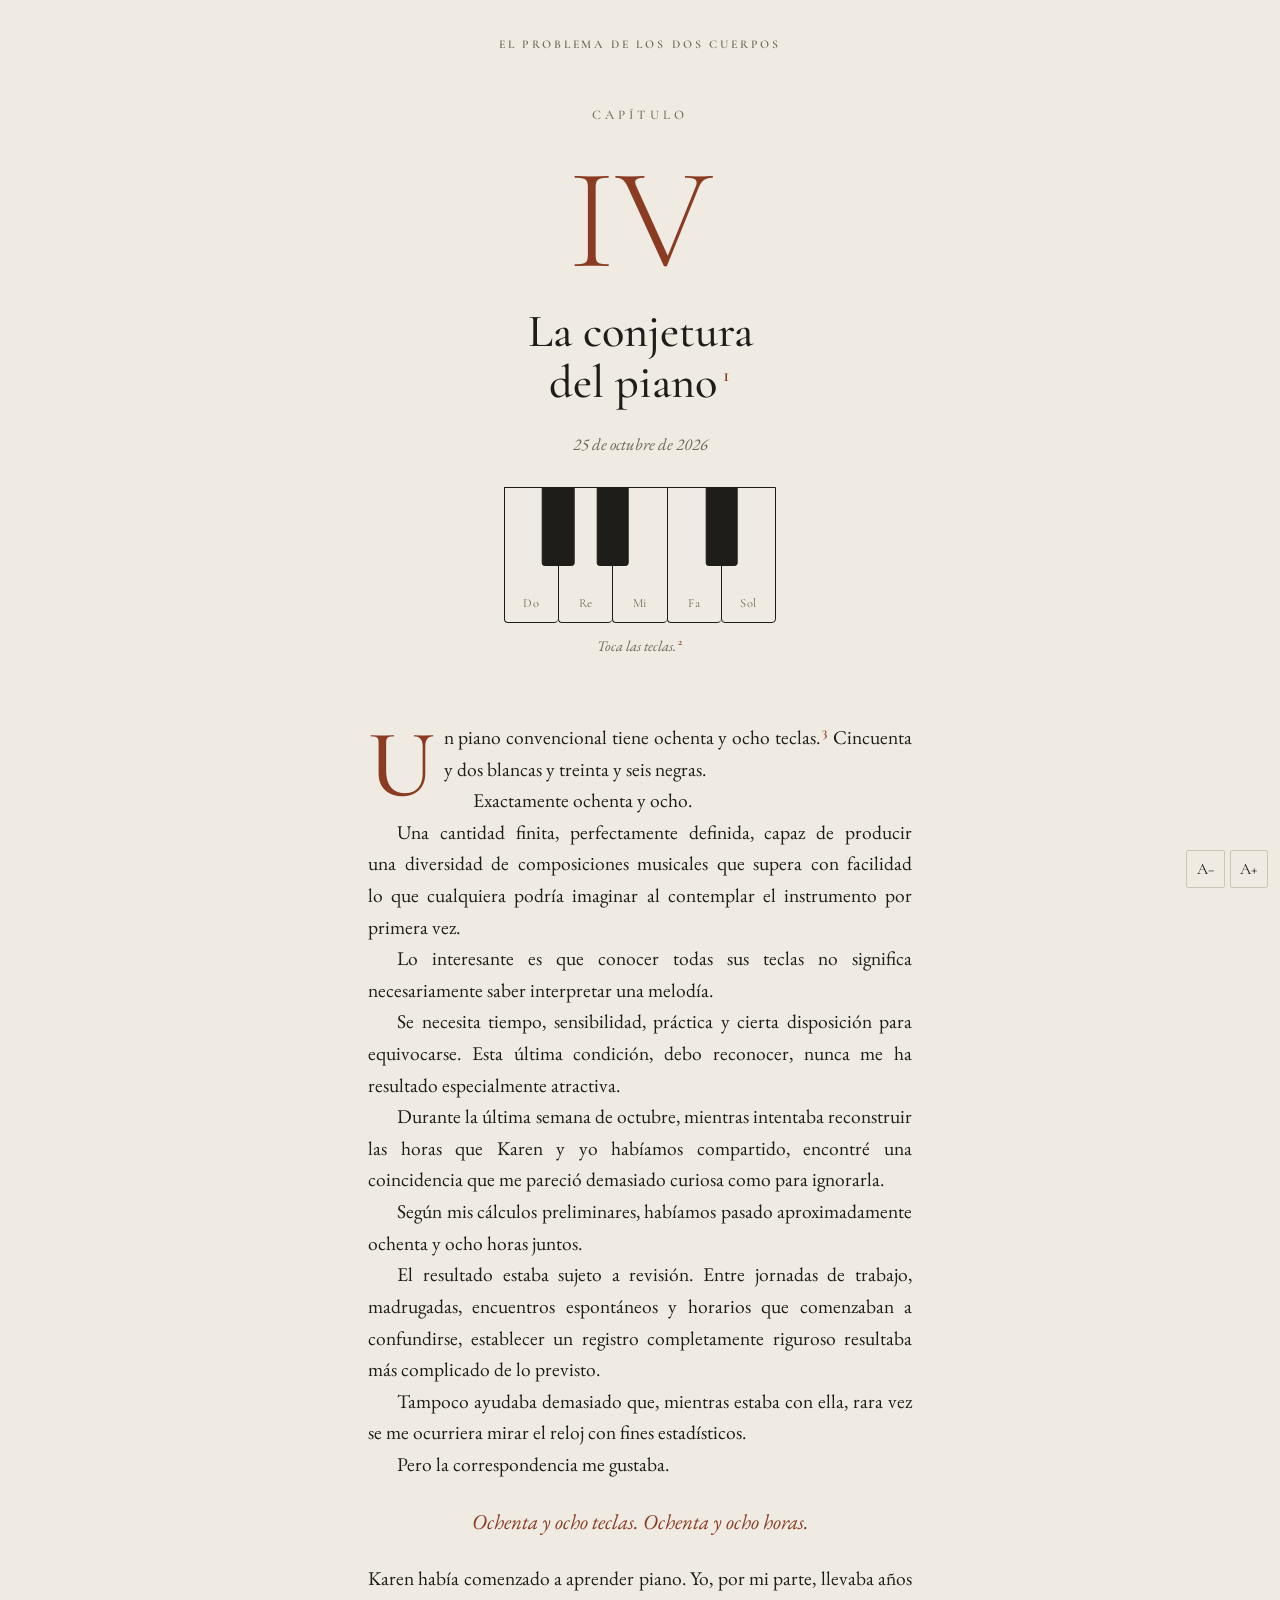
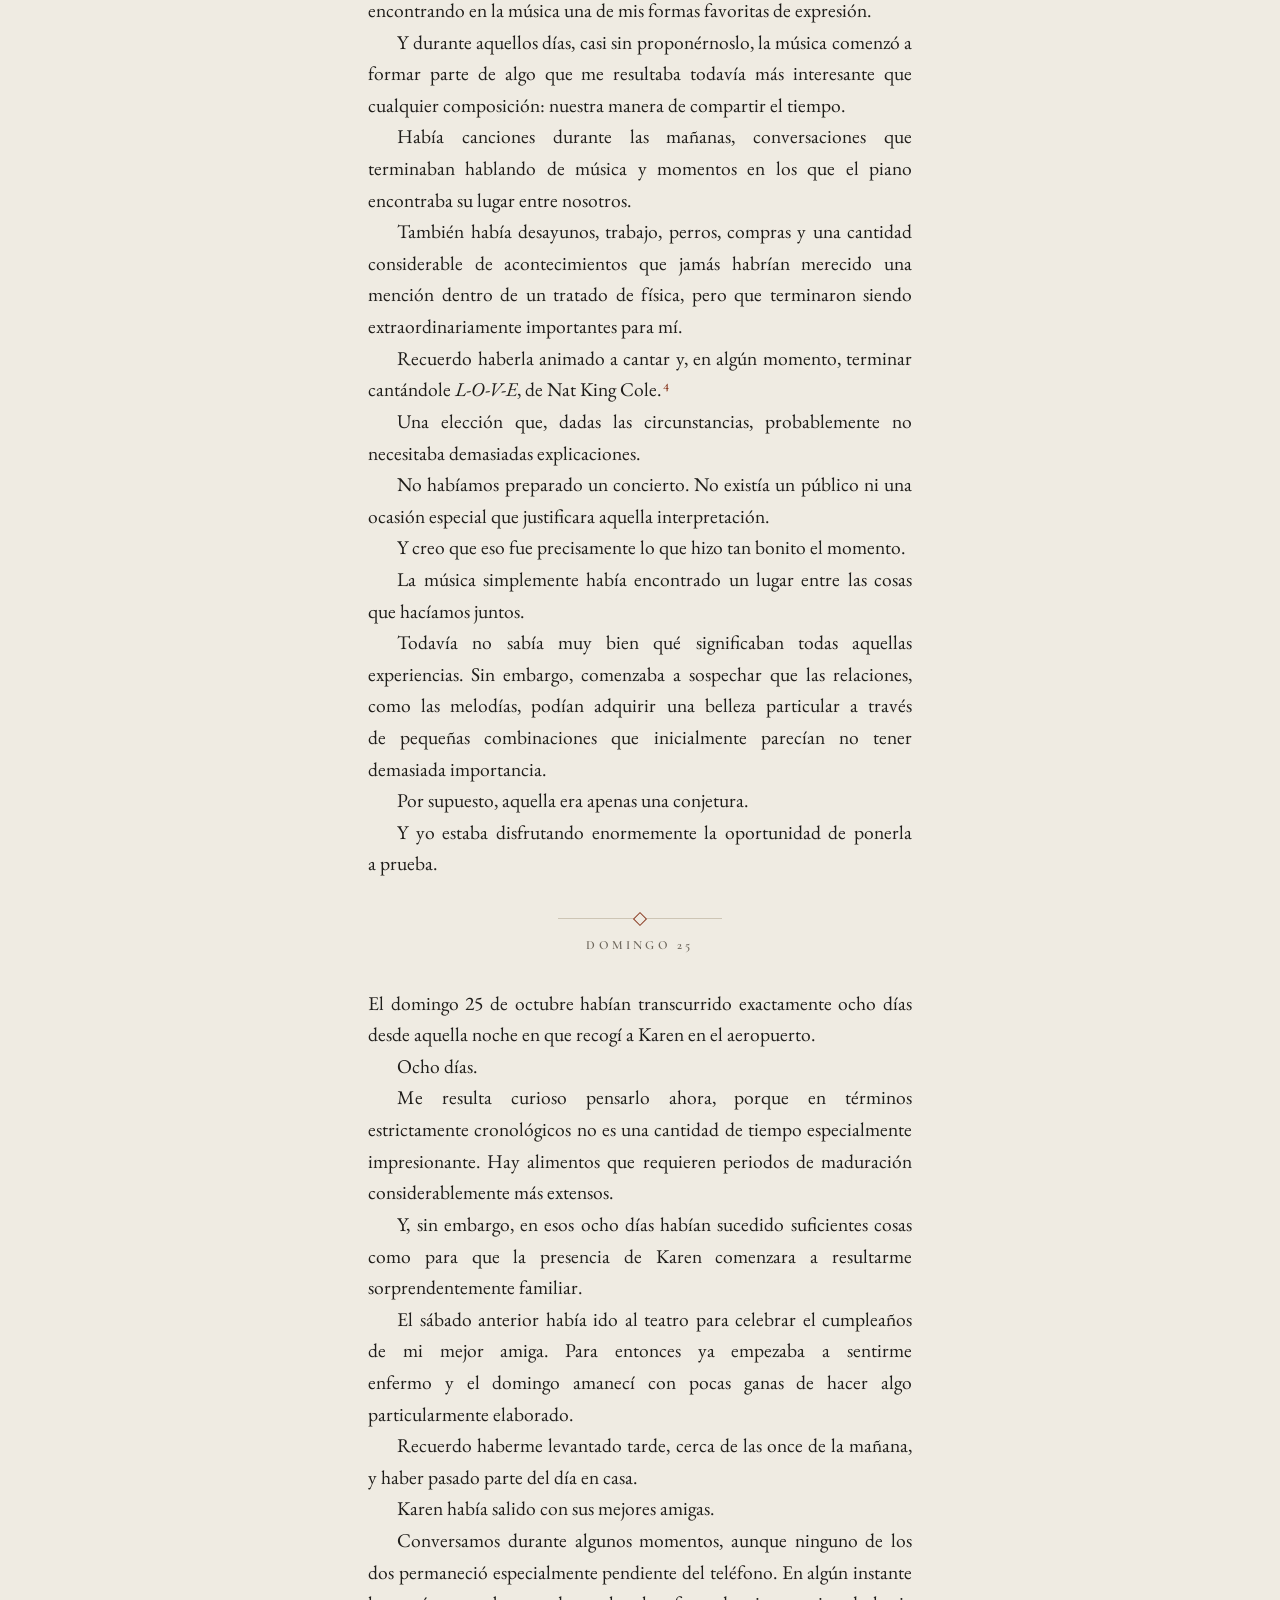
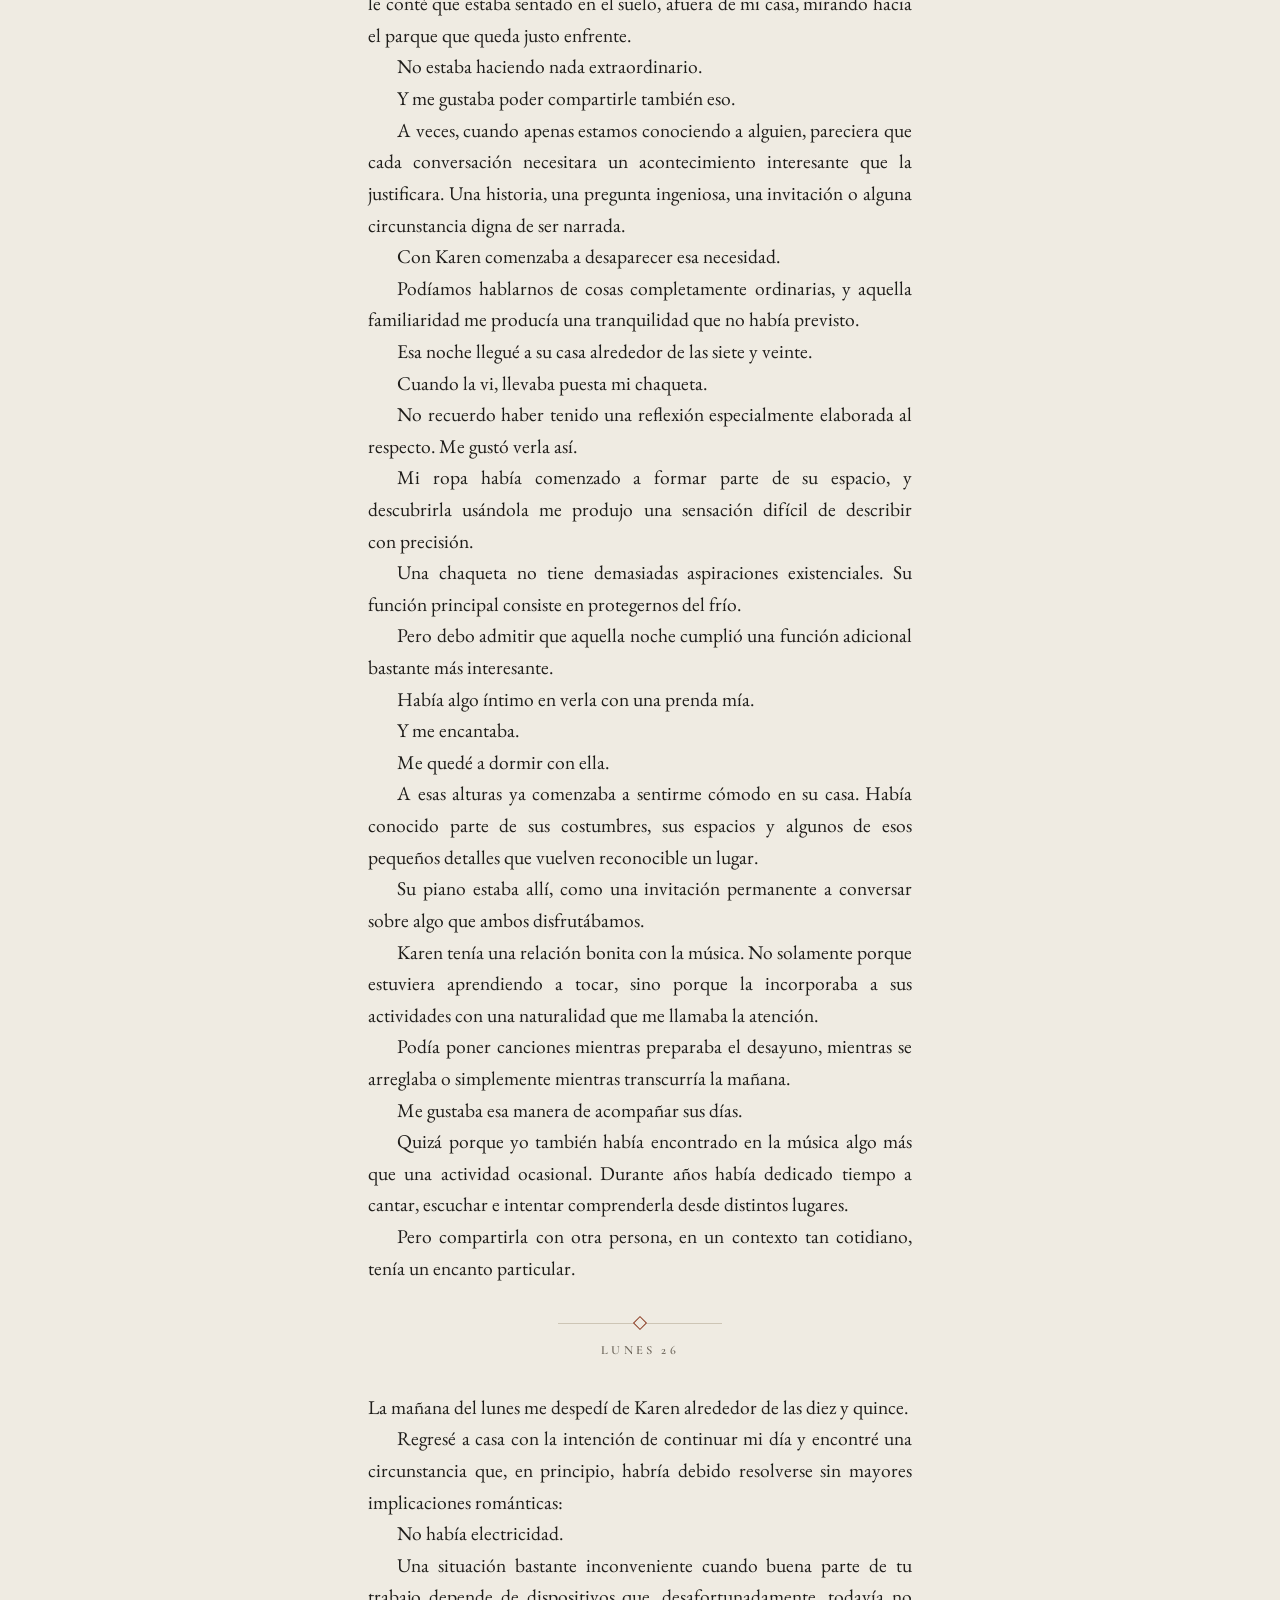
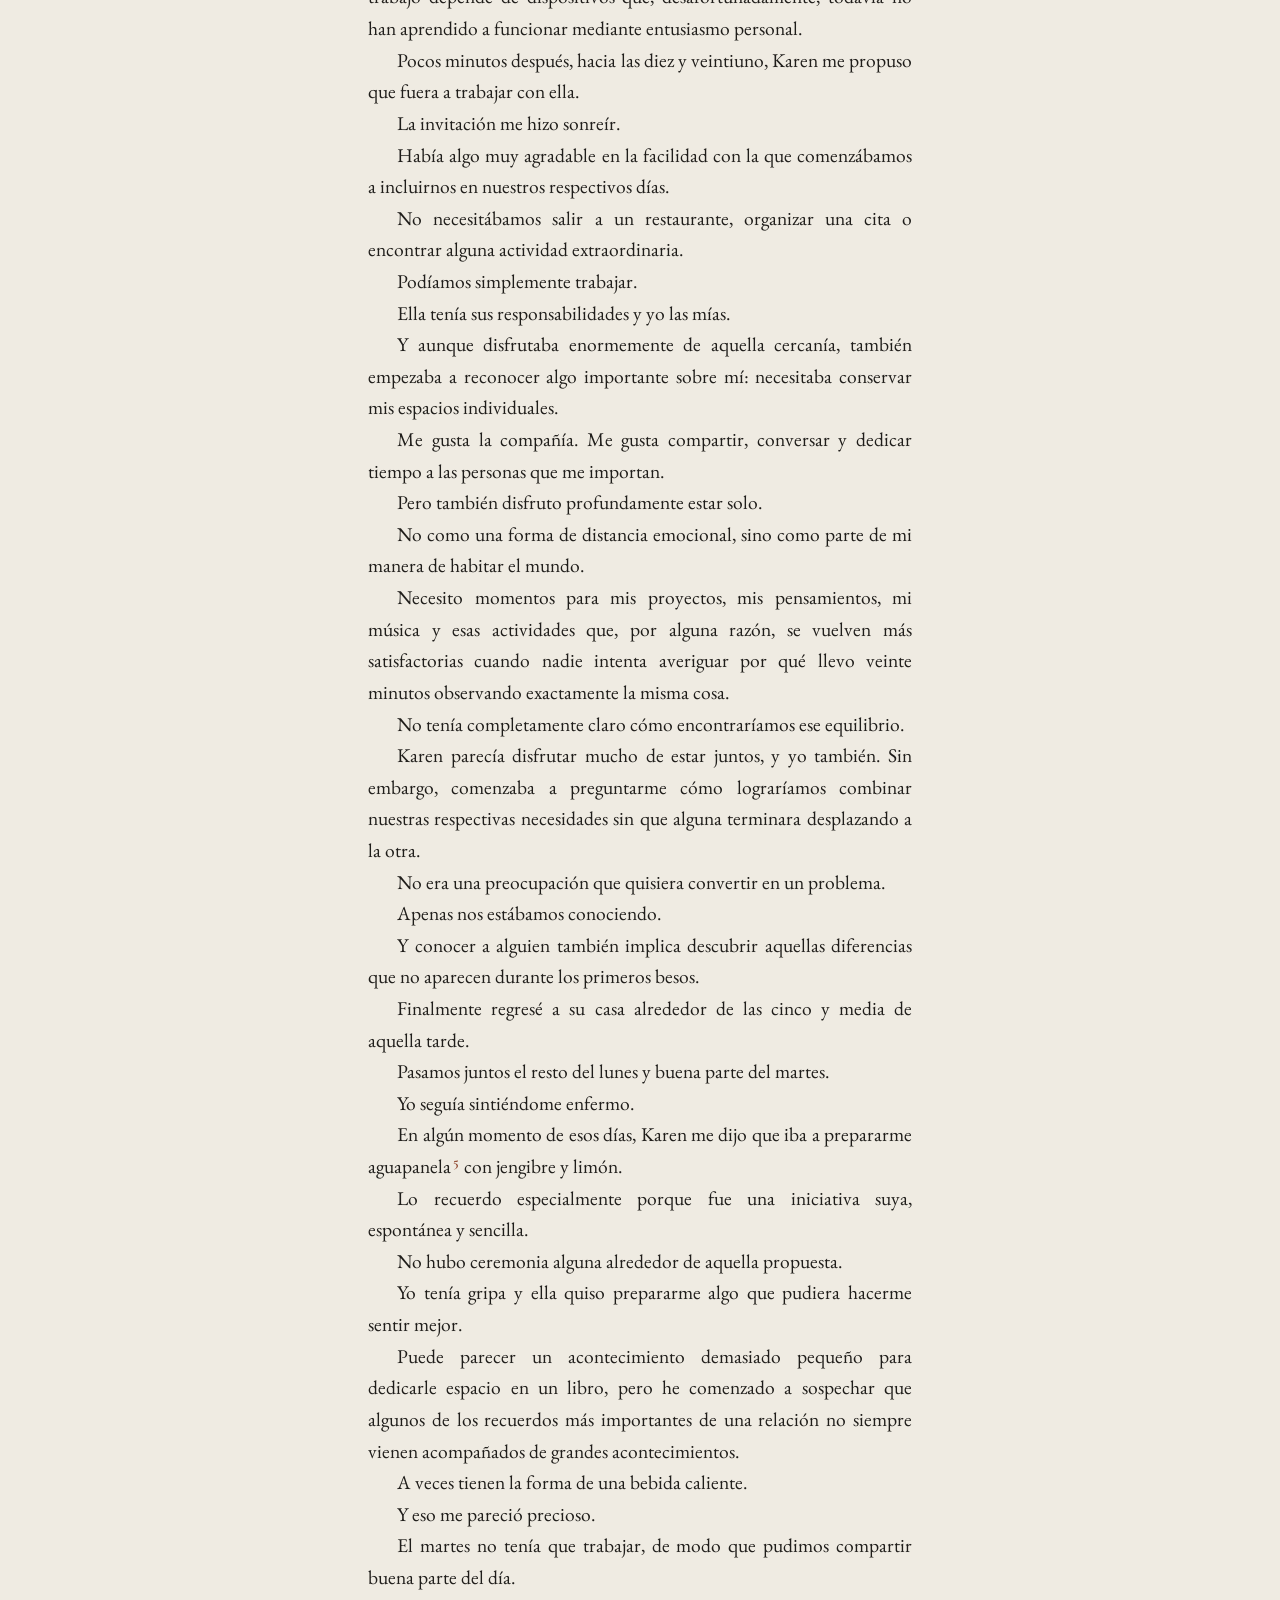
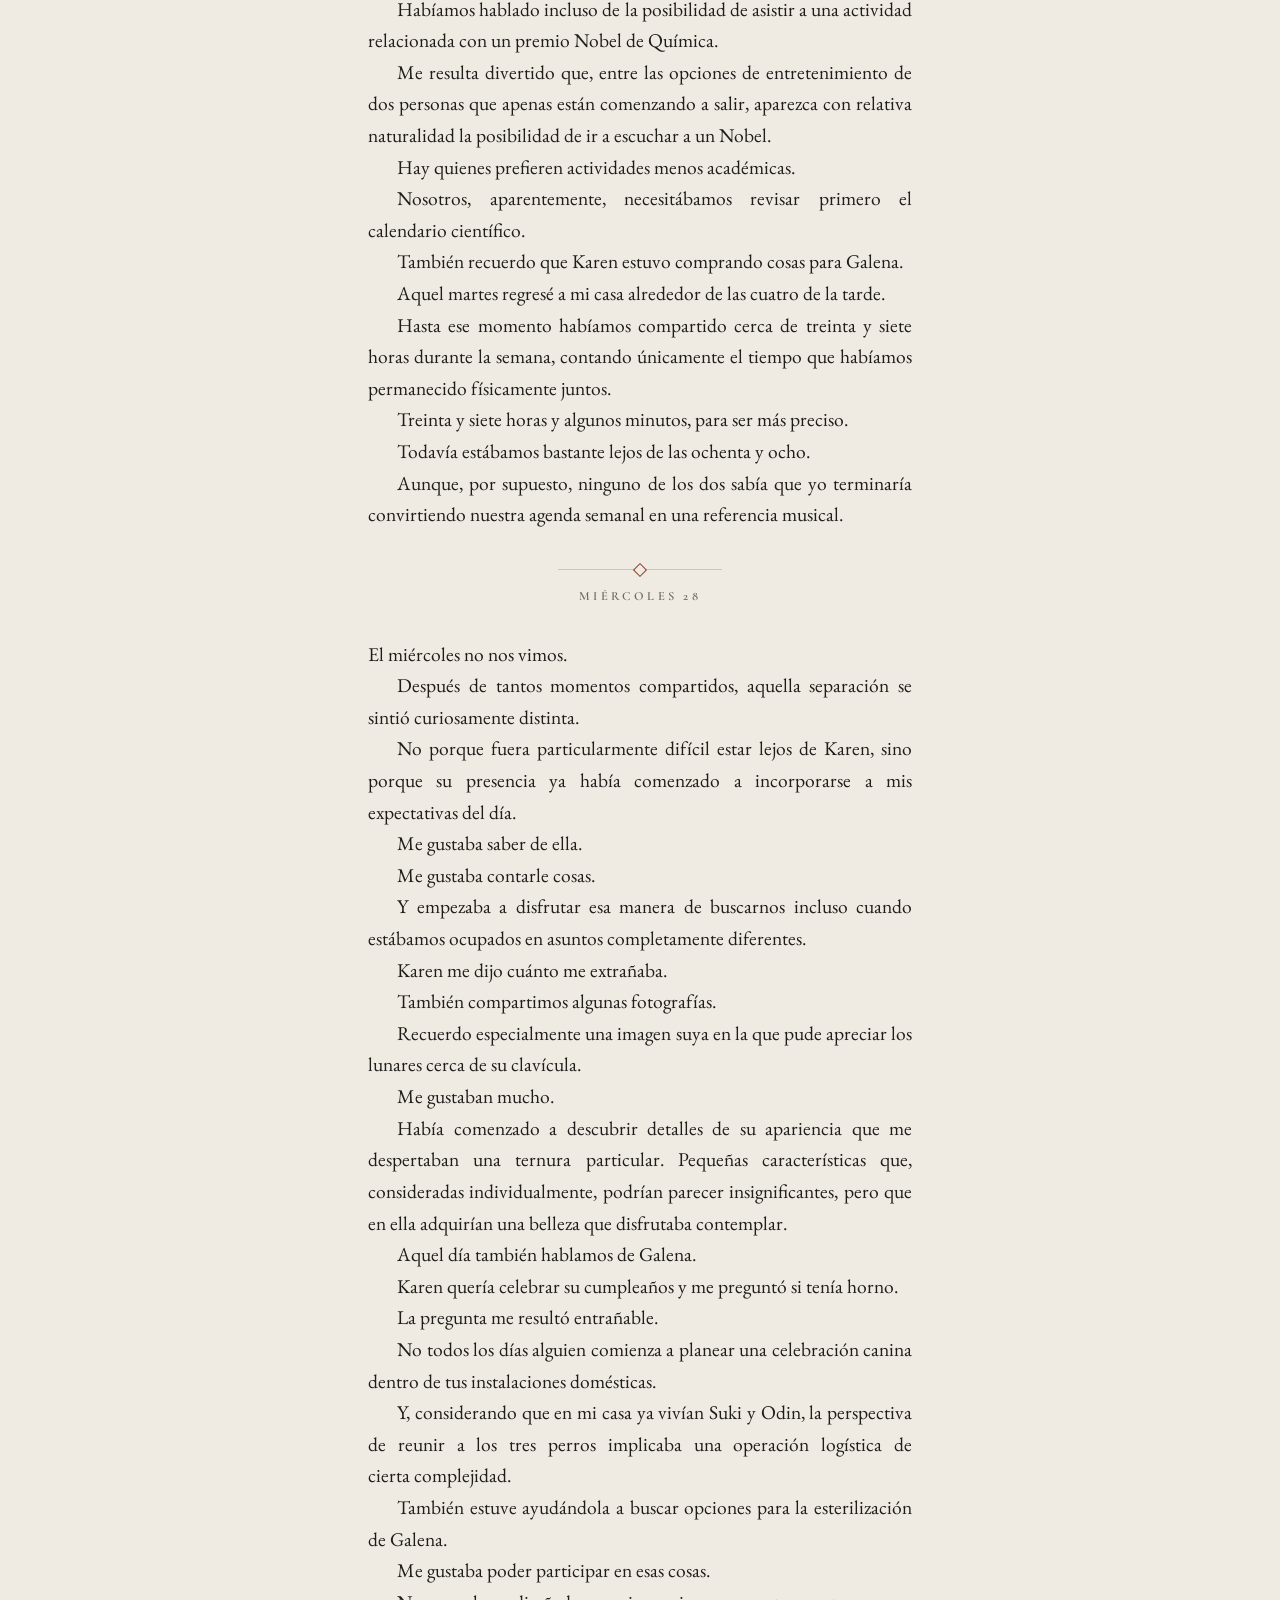
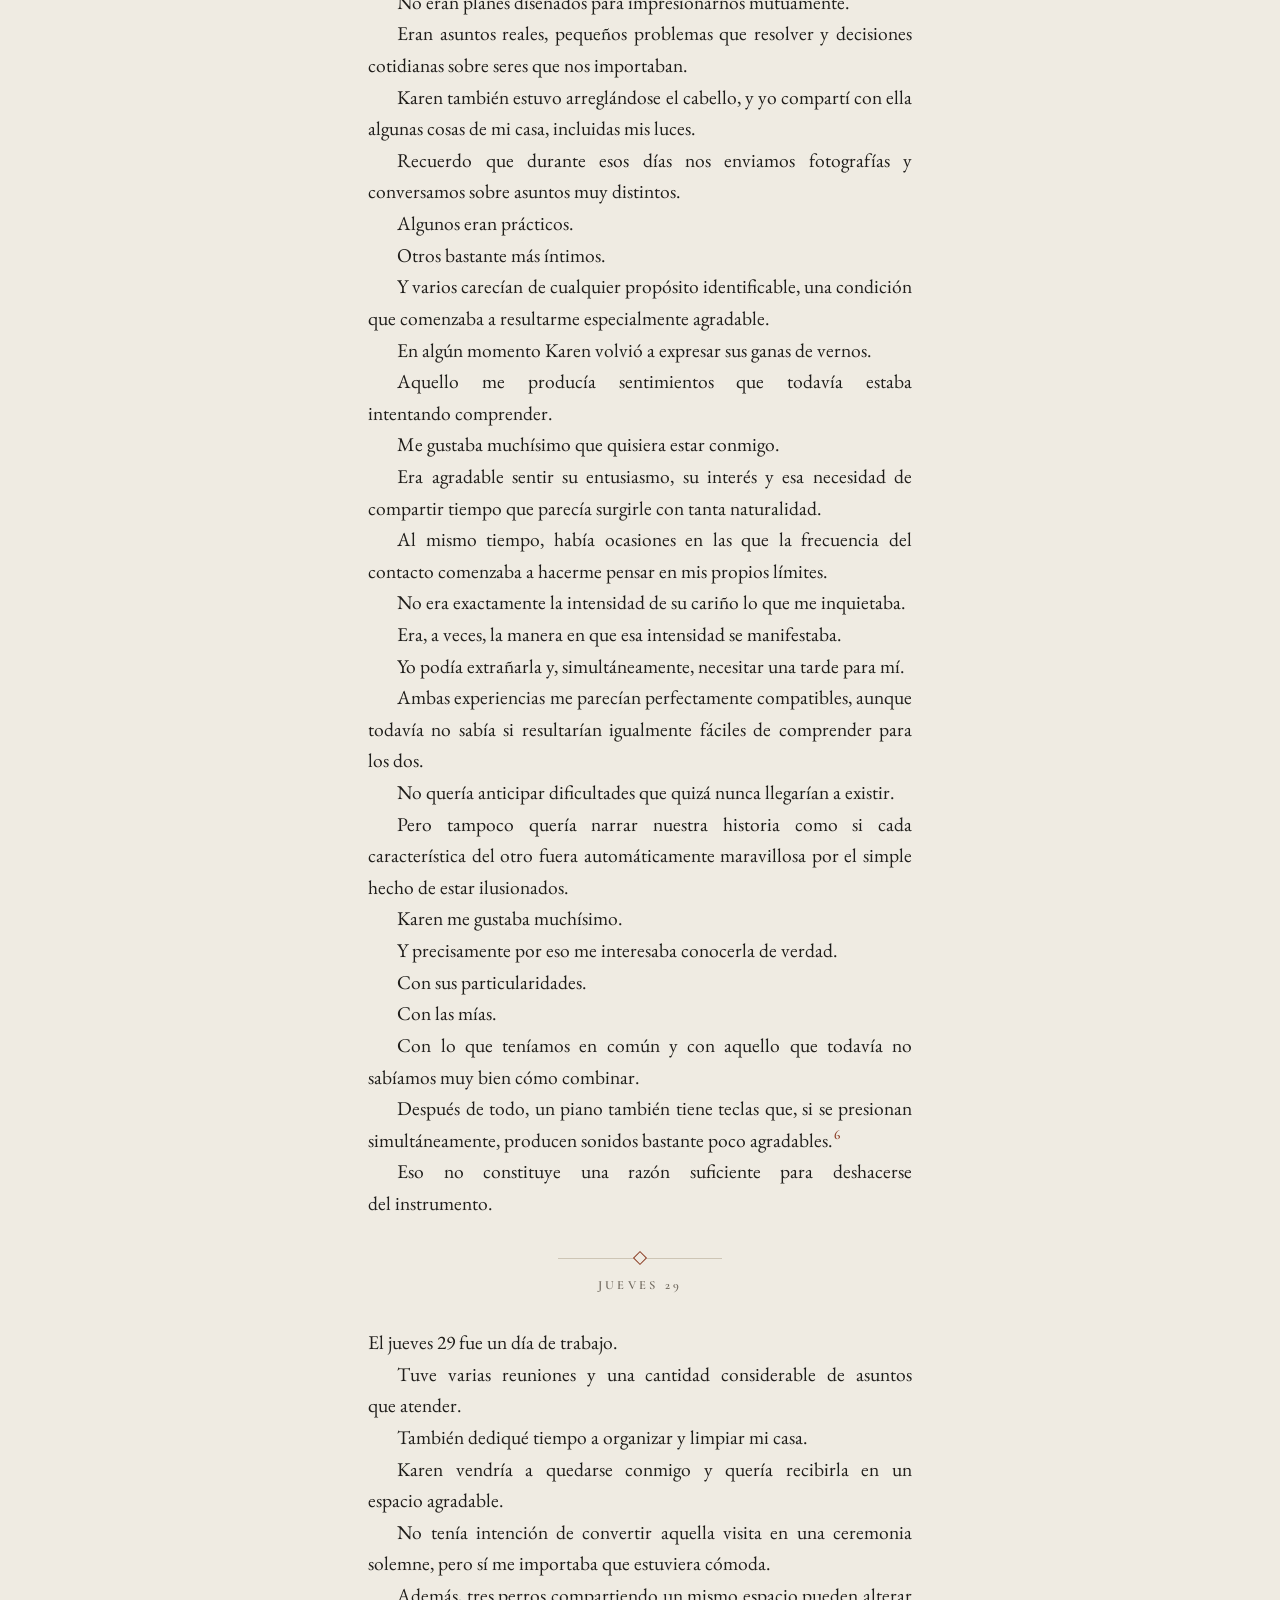
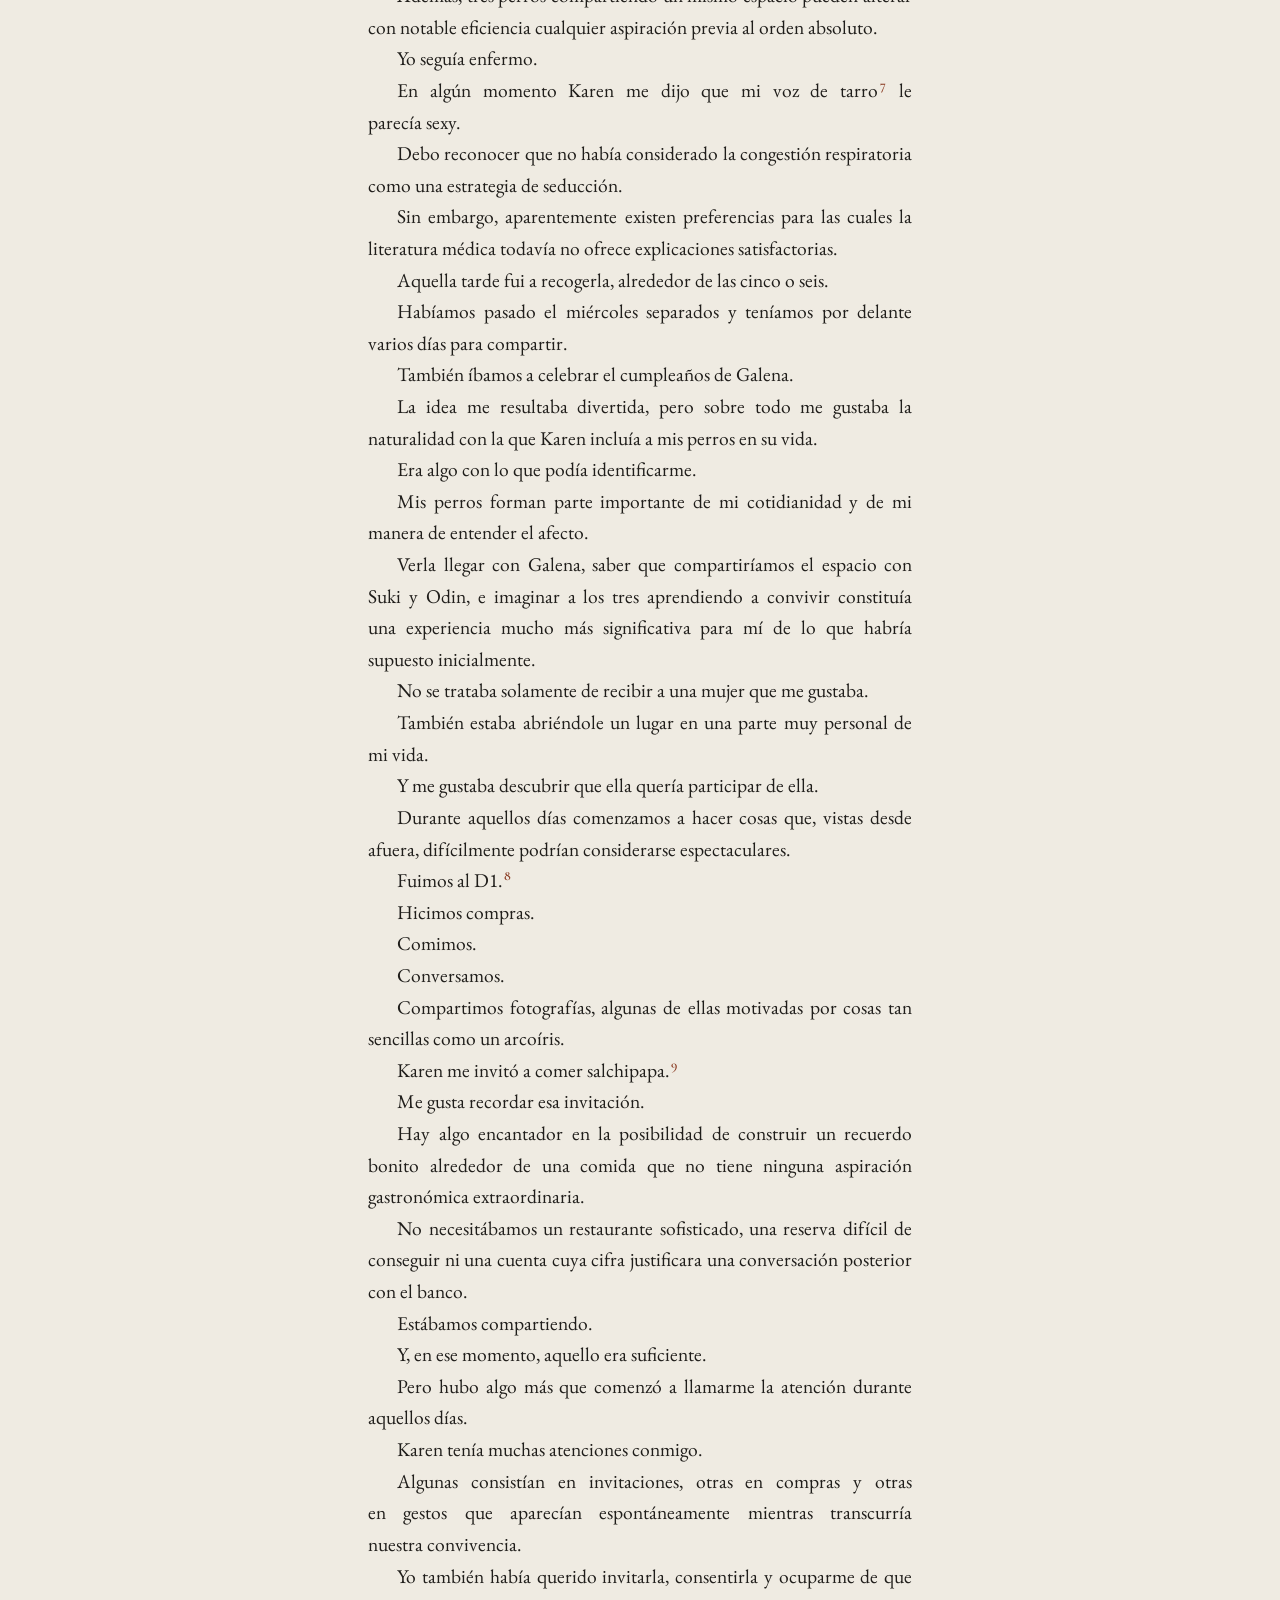
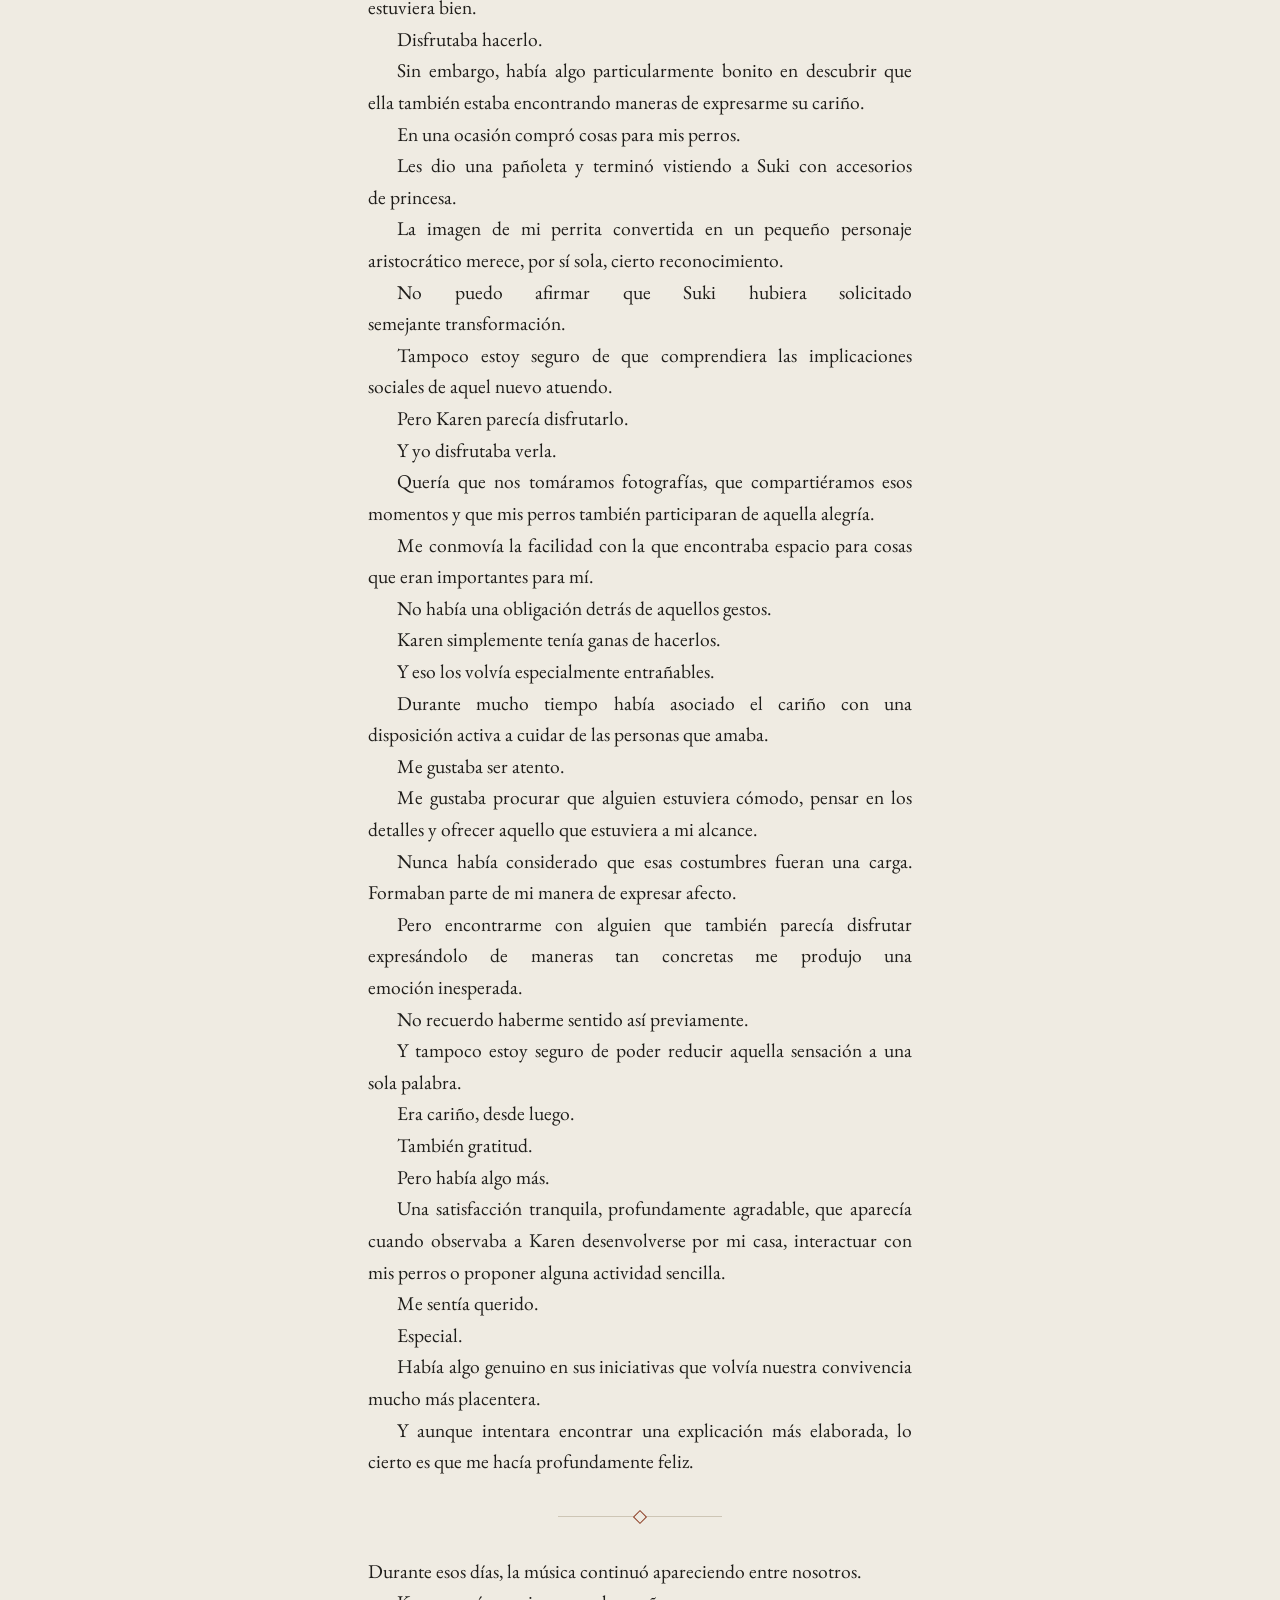
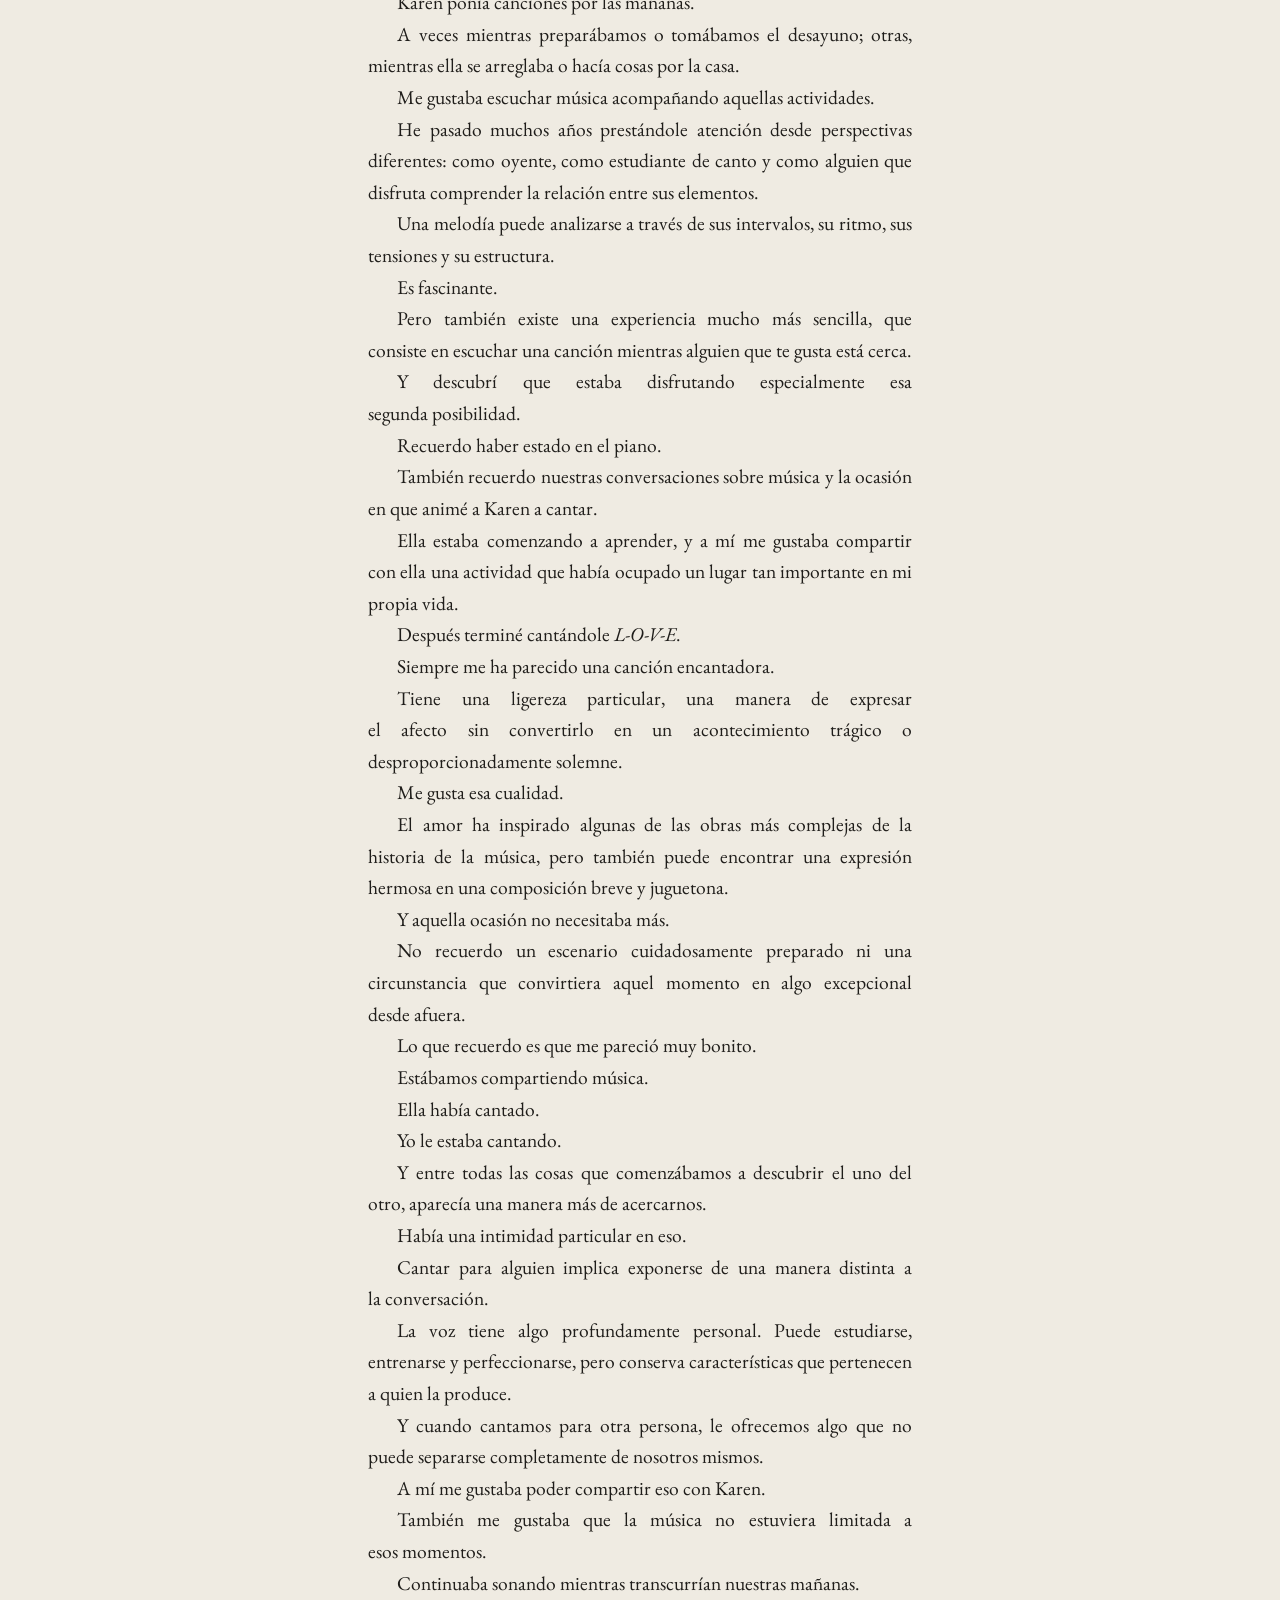
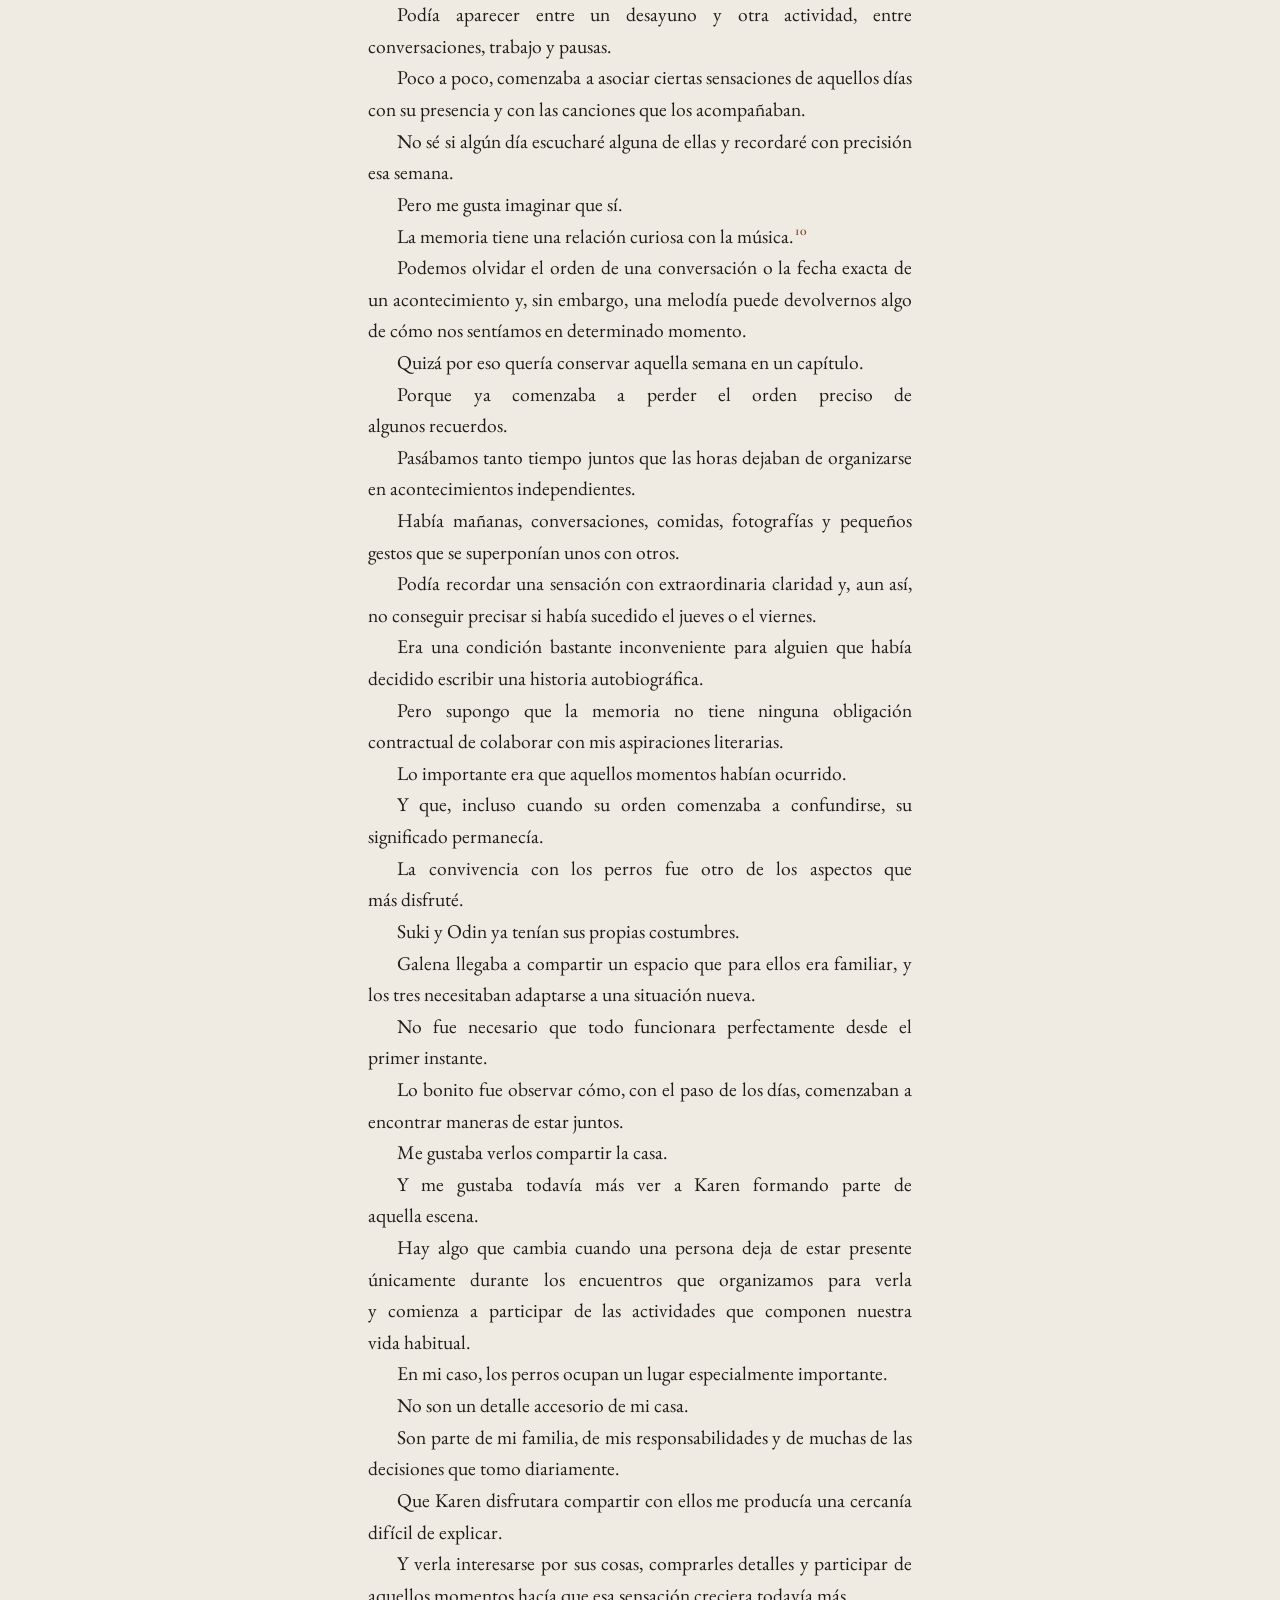
<file: capitulo-4.html>
<!doctype html>
<html lang="es">
<head>
<meta charset="utf-8">
<meta name="viewport" content="width=device-width, initial-scale=1, viewport-fit=cover">
<meta name="description" content="Capítulo IV: La conjetura del piano.">
<title>La conjetura del piano</title>
<link rel="preconnect" href="https://fonts.googleapis.com">
<link rel="preconnect" href="https://fonts.gstatic.com" crossorigin>
<link rel="stylesheet" href="https://fonts.googleapis.com/css2?family=Cormorant+Garamond:ital,wght@0,300;0,500;0,600;1,400&family=EB+Garamond:ital,wght@0,400;0,500;1,400&display=swap">
<link rel="stylesheet" href="styles.css?v=20261110e">
<link rel="stylesheet" href="capitulo-4.css?v=20261110e">
</head>
<body>
<div class="progress" aria-hidden="true"><i id="bar"></i></div>

<nav class="crumb" aria-label="Libro"><a href="index.html">El problema de los dos cuerpos</a></nav>

<header class="opener">
  <p class="eyebrow">Capítulo</p>
  <div class="numeral" aria-hidden="true">IV</div>
  <h1>La conjetura del piano<sup class="fn"><a href="#nota-1" id="ref-1">1</a></sup></h1>
  <p class="date">25 de octubre de 2026</p>
  <figure class="keys">
    <div class="kb" id="kb" role="group" aria-label="Piano de cinco teclas blancas y tres negras, de Do a Sol"></div>
    <figcaption><span id="k-cap" aria-live="polite">Toca las teclas.</span><sup class="fn"><a href="#nota-2" id="ref-2">2</a></sup></figcaption>
  </figure>
</header>

<main class="book" lang="es" id="capitulo">
<p class="lead">Un piano convencional tiene ochenta y ocho teclas.<sup class="fn"><a href="#nota-3" id="ref-3">3</a></sup> Cincuenta y dos blancas y treinta y seis negras.</p>
<p>Exactamente ochenta y ocho.</p>
<p>Una cantidad finita, perfectamente definida, capaz de producir una diversidad de composiciones musicales que supera con facilidad lo que cualquiera podría imaginar al contemplar el instrumento por primera vez.</p>
<p>Lo interesante es que conocer todas sus teclas no significa necesariamente saber interpretar una melodía.</p>
<p>Se necesita tiempo, sensibilidad, práctica y cierta disposición para equivocarse. Esta última condición, debo reconocer, nunca me ha resultado especialmente atractiva.</p>
<p>Durante la última semana de octubre, mientras intentaba reconstruir las horas que Karen y yo habíamos compartido, encontré una coincidencia que me pareció demasiado curiosa como para ignorarla.</p>
<p>Según mis cálculos preliminares, habíamos pasado aproximadamente ochenta y ocho horas juntos.</p>
<p>El resultado estaba sujeto a revisión. Entre jornadas de trabajo, madrugadas, encuentros espontáneos y horarios que comenzaban a confundirse, establecer un registro completamente riguroso resultaba más complicado de lo previsto.</p>
<p>Tampoco ayudaba demasiado que, mientras estaba con ella, rara vez se me ocurriera mirar el reloj con fines estadísticos.</p>
<p>Pero la correspondencia me gustaba.</p>
<p class="quote">Ochenta y ocho teclas. Ochenta y ocho horas.</p>
<p>Karen había comenzado a aprender piano. Yo, por mi parte, llevaba años encontrando en la música una de mis formas favoritas de expresión.</p>
<p>Y durante aquellos días, casi sin proponérnoslo, la música comenzó a formar parte de algo que me resultaba todavía más interesante que cualquier composición: nuestra manera de compartir el tiempo.</p>
<p>Había canciones durante las mañanas, conversaciones que terminaban hablando de música y momentos en los que el piano encontraba su lugar entre nosotros.</p>
<p>También había desayunos, trabajo, perros, compras y una cantidad considerable de acontecimientos que jamás habrían merecido una mención dentro de un tratado de física, pero que terminaron siendo extraordinariamente importantes para mí.</p>
<p>Recuerdo haberla animado a cantar y, en algún momento, terminar cantándole <i>L-O-V-E</i>, de Nat King Cole.<sup class="fn"><a href="#nota-4" id="ref-4">4</a></sup></p>
<p>Una elección que, dadas las circunstancias, probablemente no necesitaba demasiadas explicaciones.</p>
<p>No habíamos preparado un concierto. No existía un público ni una ocasión especial que justificara aquella interpretación.</p>
<p>Y creo que eso fue precisamente lo que hizo tan bonito el momento.</p>
<p>La música simplemente había encontrado un lugar entre las cosas que hacíamos juntos.</p>
<p>Todavía no sabía muy bien qué significaban todas aquellas experiencias. Sin embargo, comenzaba a sospechar que las relaciones, como las melodías, podían adquirir una belleza particular a través de pequeñas combinaciones que inicialmente parecían no tener demasiada importancia.</p>
<p>Por supuesto, aquella era apenas una conjetura.</p>
<p>Y yo estaba disfrutando enormemente la oportunidad de ponerla a prueba.</p>

<div class="brk" role="separator"></div>
<p class="day">Domingo 25</p>

<p>El domingo 25 de octubre habían transcurrido exactamente ocho días desde aquella noche en que recogí a Karen en el aeropuerto.</p>
<p>Ocho días.</p>
<p>Me resulta curioso pensarlo ahora, porque en términos estrictamente cronológicos no es una cantidad de tiempo especialmente impresionante. Hay alimentos que requieren periodos de maduración considerablemente más extensos.</p>
<p>Y, sin embargo, en esos ocho días habían sucedido suficientes cosas como para que la presencia de Karen comenzara a resultarme sorprendentemente familiar.</p>
<p>El sábado anterior había ido al teatro para celebrar el cumpleaños de mi mejor amiga. Para entonces ya empezaba a sentirme enfermo y el domingo amanecí con pocas ganas de hacer algo particularmente elaborado.</p>
<p>Recuerdo haberme levantado tarde, cerca de las once de la mañana, y haber pasado parte del día en casa.</p>
<p>Karen había salido con sus mejores amigas.</p>
<p>Conversamos durante algunos momentos, aunque ninguno de los dos permaneció especialmente pendiente del teléfono. En algún instante le conté que estaba sentado en el suelo, afuera de mi casa, mirando hacia el parque que queda justo enfrente.</p>
<p>No estaba haciendo nada extraordinario.</p>
<p>Y me gustaba poder compartirle también eso.</p>
<p>A veces, cuando apenas estamos conociendo a alguien, pareciera que cada conversación necesitara un acontecimiento interesante que la justificara. Una historia, una pregunta ingeniosa, una invitación o alguna circunstancia digna de ser narrada.</p>
<p>Con Karen comenzaba a desaparecer esa necesidad.</p>
<p>Podíamos hablarnos de cosas completamente ordinarias, y aquella familiaridad me producía una tranquilidad que no había previsto.</p>
<p>Esa noche llegué a su casa alrededor de las siete y veinte.</p>
<p>Cuando la vi, llevaba puesta mi chaqueta.</p>
<p>No recuerdo haber tenido una reflexión especialmente elaborada al respecto. Me gustó verla así.</p>
<p>Mi ropa había comenzado a formar parte de su espacio, y descubrirla usándola me produjo una sensación difícil de describir con precisión.</p>
<p>Una chaqueta no tiene demasiadas aspiraciones existenciales. Su función principal consiste en protegernos del frío.</p>
<p>Pero debo admitir que aquella noche cumplió una función adicional bastante más interesante.</p>
<p>Había algo íntimo en verla con una prenda mía.</p>
<p>Y me encantaba.</p>
<p>Me quedé a dormir con ella.</p>
<p>A esas alturas ya comenzaba a sentirme cómodo en su casa. Había conocido parte de sus costumbres, sus espacios y algunos de esos pequeños detalles que vuelven reconocible un lugar.</p>
<p>Su piano estaba allí, como una invitación permanente a conversar sobre algo que ambos disfrutábamos.</p>
<p>Karen tenía una relación bonita con la música. No solamente porque estuviera aprendiendo a tocar, sino porque la incorporaba a sus actividades con una naturalidad que me llamaba la atención.</p>
<p>Podía poner canciones mientras preparaba el desayuno, mientras se arreglaba o simplemente mientras transcurría la mañana.</p>
<p>Me gustaba esa manera de acompañar sus días.</p>
<p>Quizá porque yo también había encontrado en la música algo más que una actividad ocasional. Durante años había dedicado tiempo a cantar, escuchar e intentar comprenderla desde distintos lugares.</p>
<p>Pero compartirla con otra persona, en un contexto tan cotidiano, tenía un encanto particular.</p>

<div class="brk" role="separator"></div>
<p class="day">Lunes 26</p>

<p>La mañana del lunes me despedí de Karen alrededor de las diez y quince.</p>
<p>Regresé a casa con la intención de continuar mi día y encontré una circunstancia que, en principio, habría debido resolverse sin mayores implicaciones románticas:</p>
<p>No había electricidad.</p>
<p>Una situación bastante inconveniente cuando buena parte de tu trabajo depende de dispositivos que, desafortunadamente, todavía no han aprendido a funcionar mediante entusiasmo personal.</p>
<p>Pocos minutos después, hacia las diez y veintiuno, Karen me propuso que fuera a trabajar con ella.</p>
<p>La invitación me hizo sonreír.</p>
<p>Había algo muy agradable en la facilidad con la que comenzábamos a incluirnos en nuestros respectivos días.</p>
<p>No necesitábamos salir a un restaurante, organizar una cita o encontrar alguna actividad extraordinaria.</p>
<p>Podíamos simplemente trabajar.</p>
<p>Ella tenía sus responsabilidades y yo las mías.</p>
<p>Y aunque disfrutaba enormemente de aquella cercanía, también empezaba a reconocer algo importante sobre mí: necesitaba conservar mis espacios individuales.</p>
<p>Me gusta la compañía. Me gusta compartir, conversar y dedicar tiempo a las personas que me importan.</p>
<p>Pero también disfruto profundamente estar solo.</p>
<p>No como una forma de distancia emocional, sino como parte de mi manera de habitar el mundo.</p>
<p>Necesito momentos para mis proyectos, mis pensamientos, mi música y esas actividades que, por alguna razón, se vuelven más satisfactorias cuando nadie intenta averiguar por qué llevo veinte minutos observando exactamente la misma cosa.</p>
<p>No tenía completamente claro cómo encontraríamos ese equilibrio.</p>
<p>Karen parecía disfrutar mucho de estar juntos, y yo también. Sin embargo, comenzaba a preguntarme cómo lograríamos combinar nuestras respectivas necesidades sin que alguna terminara desplazando a la otra.</p>
<p>No era una preocupación que quisiera convertir en un problema.</p>
<p>Apenas nos estábamos conociendo.</p>
<p>Y conocer a alguien también implica descubrir aquellas diferencias que no aparecen durante los primeros besos.</p>
<p>Finalmente regresé a su casa alrededor de las cinco y media de aquella tarde.</p>
<p>Pasamos juntos el resto del lunes y buena parte del martes.</p>
<p>Yo seguía sintiéndome enfermo.</p>
<p>En algún momento de esos días, Karen me dijo que iba a prepararme aguapanela<sup class="fn"><a href="#nota-5" id="ref-5">5</a></sup> con jengibre y limón.</p>
<p>Lo recuerdo especialmente porque fue una iniciativa suya, espontánea y sencilla.</p>
<p>No hubo ceremonia alguna alrededor de aquella propuesta.</p>
<p>Yo tenía gripa y ella quiso prepararme algo que pudiera hacerme sentir mejor.</p>
<p>Puede parecer un acontecimiento demasiado pequeño para dedicarle espacio en un libro, pero he comenzado a sospechar que algunos de los recuerdos más importantes de una relación no siempre vienen acompañados de grandes acontecimientos.</p>
<p>A veces tienen la forma de una bebida caliente.</p>
<p>Y eso me pareció precioso.</p>
<p>El martes no tenía que trabajar, de modo que pudimos compartir buena parte del día.</p>
<p>Habíamos hablado incluso de la posibilidad de asistir a una actividad relacionada con un premio Nobel de Química.</p>
<p>Me resulta divertido que, entre las opciones de entretenimiento de dos personas que apenas están comenzando a salir, aparezca con relativa naturalidad la posibilidad de ir a escuchar a un Nobel.</p>
<p>Hay quienes prefieren actividades menos académicas.</p>
<p>Nosotros, aparentemente, necesitábamos revisar primero el calendario científico.</p>
<p>También recuerdo que Karen estuvo comprando cosas para Galena.</p>
<p>Aquel martes regresé a mi casa alrededor de las cuatro de la tarde.</p>
<p>Hasta ese momento habíamos compartido cerca de treinta y siete horas durante la semana, contando únicamente el tiempo que habíamos permanecido físicamente juntos.</p>
<p>Treinta y siete horas y algunos minutos, para ser más preciso.</p>
<p>Todavía estábamos bastante lejos de las ochenta y ocho.</p>
<p>Aunque, por supuesto, ninguno de los dos sabía que yo terminaría convirtiendo nuestra agenda semanal en una referencia musical.</p>

<div class="brk" role="separator"></div>
<p class="day">Miércoles 28</p>

<p>El miércoles no nos vimos.</p>
<p>Después de tantos momentos compartidos, aquella separación se sintió curiosamente distinta.</p>
<p>No porque fuera particularmente difícil estar lejos de Karen, sino porque su presencia ya había comenzado a incorporarse a mis expectativas del día.</p>
<p>Me gustaba saber de ella.</p>
<p>Me gustaba contarle cosas.</p>
<p>Y empezaba a disfrutar esa manera de buscarnos incluso cuando estábamos ocupados en asuntos completamente diferentes.</p>
<p>Karen me dijo cuánto me extrañaba.</p>
<p>También compartimos algunas fotografías.</p>
<p>Recuerdo especialmente una imagen suya en la que pude apreciar los lunares cerca de su clavícula.</p>
<p>Me gustaban mucho.</p>
<p>Había comenzado a descubrir detalles de su apariencia que me despertaban una ternura particular. Pequeñas características que, consideradas individualmente, podrían parecer insignificantes, pero que en ella adquirían una belleza que disfrutaba contemplar.</p>
<p>Aquel día también hablamos de Galena.</p>
<p>Karen quería celebrar su cumpleaños y me preguntó si tenía horno.</p>
<p>La pregunta me resultó entrañable.</p>
<p>No todos los días alguien comienza a planear una celebración canina dentro de tus instalaciones domésticas.</p>
<p>Y, considerando que en mi casa ya vivían Suki y Odin, la perspectiva de reunir a los tres perros implicaba una operación logística de cierta complejidad.</p>
<p>También estuve ayudándola a buscar opciones para la esterilización de Galena.</p>
<p>Me gustaba poder participar en esas cosas.</p>
<p>No eran planes diseñados para impresionarnos mutuamente.</p>
<p>Eran asuntos reales, pequeños problemas que resolver y decisiones cotidianas sobre seres que nos importaban.</p>
<p>Karen también estuvo arreglándose el cabello, y yo compartí con ella algunas cosas de mi casa, incluidas mis luces.</p>
<p>Recuerdo que durante esos días nos enviamos fotografías y conversamos sobre asuntos muy distintos.</p>
<p>Algunos eran prácticos.</p>
<p>Otros bastante más íntimos.</p>
<p>Y varios carecían de cualquier propósito identificable, una condición que comenzaba a resultarme especialmente agradable.</p>
<p>En algún momento Karen volvió a expresar sus ganas de vernos.</p>
<p>Aquello me producía sentimientos que todavía estaba intentando comprender.</p>
<p>Me gustaba muchísimo que quisiera estar conmigo.</p>
<p>Era agradable sentir su entusiasmo, su interés y esa necesidad de compartir tiempo que parecía surgirle con tanta naturalidad.</p>
<p>Al mismo tiempo, había ocasiones en las que la frecuencia del contacto comenzaba a hacerme pensar en mis propios límites.</p>
<p>No era exactamente la intensidad de su cariño lo que me inquietaba.</p>
<p>Era, a veces, la manera en que esa intensidad se manifestaba.</p>
<p>Yo podía extrañarla y, simultáneamente, necesitar una tarde para mí.</p>
<p>Ambas experiencias me parecían perfectamente compatibles, aunque todavía no sabía si resultarían igualmente fáciles de comprender para los dos.</p>
<p>No quería anticipar dificultades que quizá nunca llegarían a existir.</p>
<p>Pero tampoco quería narrar nuestra historia como si cada característica del otro fuera automáticamente maravillosa por el simple hecho de estar ilusionados.</p>
<p>Karen me gustaba muchísimo.</p>
<p>Y precisamente por eso me interesaba conocerla de verdad.</p>
<p>Con sus particularidades.</p>
<p>Con las mías.</p>
<p>Con lo que teníamos en común y con aquello que todavía no sabíamos muy bien cómo combinar.</p>
<p>Después de todo, un piano también tiene teclas que, si se presionan simultáneamente, producen sonidos bastante poco agradables.<sup class="fn"><a href="#nota-6" id="ref-6">6</a></sup></p>
<p>Eso no constituye una razón suficiente para deshacerse del instrumento.</p>

<div class="brk" role="separator"></div>
<p class="day">Jueves 29</p>

<p>El jueves 29 fue un día de trabajo.</p>
<p>Tuve varias reuniones y una cantidad considerable de asuntos que atender.</p>
<p>También dediqué tiempo a organizar y limpiar mi casa.</p>
<p>Karen vendría a quedarse conmigo y quería recibirla en un espacio agradable.</p>
<p>No tenía intención de convertir aquella visita en una ceremonia solemne, pero sí me importaba que estuviera cómoda.</p>
<p>Además, tres perros compartiendo un mismo espacio pueden alterar con notable eficiencia cualquier aspiración previa al orden absoluto.</p>
<p>Yo seguía enfermo.</p>
<p>En algún momento Karen me dijo que mi voz de tarro<sup class="fn"><a href="#nota-7" id="ref-7">7</a></sup> le parecía sexy.</p>
<p>Debo reconocer que no había considerado la congestión respiratoria como una estrategia de seducción.</p>
<p>Sin embargo, aparentemente existen preferencias para las cuales la literatura médica todavía no ofrece explicaciones satisfactorias.</p>
<p>Aquella tarde fui a recogerla, alrededor de las cinco o seis.</p>
<p>Habíamos pasado el miércoles separados y teníamos por delante varios días para compartir.</p>
<p>También íbamos a celebrar el cumpleaños de Galena.</p>
<p>La idea me resultaba divertida, pero sobre todo me gustaba la naturalidad con la que Karen incluía a mis perros en su vida.</p>
<p>Era algo con lo que podía identificarme.</p>
<p>Mis perros forman parte importante de mi cotidianidad y de mi manera de entender el afecto.</p>
<p>Verla llegar con Galena, saber que compartiríamos el espacio con Suki y Odin, e imaginar a los tres aprendiendo a convivir constituía una experiencia mucho más significativa para mí de lo que habría supuesto inicialmente.</p>
<p>No se trataba solamente de recibir a una mujer que me gustaba.</p>
<p>También estaba abriéndole un lugar en una parte muy personal de mi vida.</p>
<p>Y me gustaba descubrir que ella quería participar de ella.</p>
<p>Durante aquellos días comenzamos a hacer cosas que, vistas desde afuera, difícilmente podrían considerarse espectaculares.</p>
<p>Fuimos al D1.<sup class="fn"><a href="#nota-8" id="ref-8">8</a></sup></p>
<p>Hicimos compras.</p>
<p>Comimos.</p>
<p>Conversamos.</p>
<p>Compartimos fotografías, algunas de ellas motivadas por cosas tan sencillas como un arcoíris.</p>
<p>Karen me invitó a comer salchipapa.<sup class="fn"><a href="#nota-9" id="ref-9">9</a></sup></p>
<p>Me gusta recordar esa invitación.</p>
<p>Hay algo encantador en la posibilidad de construir un recuerdo bonito alrededor de una comida que no tiene ninguna aspiración gastronómica extraordinaria.</p>
<p>No necesitábamos un restaurante sofisticado, una reserva difícil de conseguir ni una cuenta cuya cifra justificara una conversación posterior con el banco.</p>
<p>Estábamos compartiendo.</p>
<p>Y, en ese momento, aquello era suficiente.</p>
<p>Pero hubo algo más que comenzó a llamarme la atención durante aquellos días.</p>
<p>Karen tenía muchas atenciones conmigo.</p>
<p>Algunas consistían en invitaciones, otras en compras y otras en gestos que aparecían espontáneamente mientras transcurría nuestra convivencia.</p>
<p>Yo también había querido invitarla, consentirla y ocuparme de que estuviera bien.</p>
<p>Disfrutaba hacerlo.</p>
<p>Sin embargo, había algo particularmente bonito en descubrir que ella también estaba encontrando maneras de expresarme su cariño.</p>
<p>En una ocasión compró cosas para mis perros.</p>
<p>Les dio una pañoleta y terminó vistiendo a Suki con accesorios de princesa.</p>
<p>La imagen de mi perrita convertida en un pequeño personaje aristocrático merece, por sí sola, cierto reconocimiento.</p>
<p>No puedo afirmar que Suki hubiera solicitado semejante transformación.</p>
<p>Tampoco estoy seguro de que comprendiera las implicaciones sociales de aquel nuevo atuendo.</p>
<p>Pero Karen parecía disfrutarlo.</p>
<p>Y yo disfrutaba verla.</p>
<p>Quería que nos tomáramos fotografías, que compartiéramos esos momentos y que mis perros también participaran de aquella alegría.</p>
<p>Me conmovía la facilidad con la que encontraba espacio para cosas que eran importantes para mí.</p>
<p>No había una obligación detrás de aquellos gestos.</p>
<p>Karen simplemente tenía ganas de hacerlos.</p>
<p>Y eso los volvía especialmente entrañables.</p>
<p>Durante mucho tiempo había asociado el cariño con una disposición activa a cuidar de las personas que amaba.</p>
<p>Me gustaba ser atento.</p>
<p>Me gustaba procurar que alguien estuviera cómodo, pensar en los detalles y ofrecer aquello que estuviera a mi alcance.</p>
<p>Nunca había considerado que esas costumbres fueran una carga. Formaban parte de mi manera de expresar afecto.</p>
<p>Pero encontrarme con alguien que también parecía disfrutar expresándolo de maneras tan concretas me produjo una emoción inesperada.</p>
<p>No recuerdo haberme sentido así previamente.</p>
<p>Y tampoco estoy seguro de poder reducir aquella sensación a una sola palabra.</p>
<p>Era cariño, desde luego.</p>
<p>También gratitud.</p>
<p>Pero había algo más.</p>
<p>Una satisfacción tranquila, profundamente agradable, que aparecía cuando observaba a Karen desenvolverse por mi casa, interactuar con mis perros o proponer alguna actividad sencilla.</p>
<p>Me sentía querido.</p>
<p>Especial.</p>
<p>Había algo genuino en sus iniciativas que volvía nuestra convivencia mucho más placentera.</p>
<p>Y aunque intentara encontrar una explicación más elaborada, lo cierto es que me hacía profundamente feliz.</p>

<div class="brk" role="separator"></div>

<p>Durante esos días, la música continuó apareciendo entre nosotros.</p>
<p>Karen ponía canciones por las mañanas.</p>
<p>A veces mientras preparábamos o tomábamos el desayuno; otras, mientras ella se arreglaba o hacía cosas por la casa.</p>
<p>Me gustaba escuchar música acompañando aquellas actividades.</p>
<p>He pasado muchos años prestándole atención desde perspectivas diferentes: como oyente, como estudiante de canto y como alguien que disfruta comprender la relación entre sus elementos.</p>
<p>Una melodía puede analizarse a través de sus intervalos, su ritmo, sus tensiones y su estructura.</p>
<p>Es fascinante.</p>
<p>Pero también existe una experiencia mucho más sencilla, que consiste en escuchar una canción mientras alguien que te gusta está cerca.</p>
<p>Y descubrí que estaba disfrutando especialmente esa segunda posibilidad.</p>
<p>Recuerdo haber estado en el piano.</p>
<p>También recuerdo nuestras conversaciones sobre música y la ocasión en que animé a Karen a cantar.</p>
<p>Ella estaba comenzando a aprender, y a mí me gustaba compartir con ella una actividad que había ocupado un lugar tan importante en mi propia vida.</p>
<p>Después terminé cantándole <i>L-O-V-E</i>.</p>
<p>Siempre me ha parecido una canción encantadora.</p>
<p>Tiene una ligereza particular, una manera de expresar el afecto sin convertirlo en un acontecimiento trágico o desproporcionadamente solemne.</p>
<p>Me gusta esa cualidad.</p>
<p>El amor ha inspirado algunas de las obras más complejas de la historia de la música, pero también puede encontrar una expresión hermosa en una composición breve y juguetona.</p>
<p>Y aquella ocasión no necesitaba más.</p>
<p>No recuerdo un escenario cuidadosamente preparado ni una circunstancia que convirtiera aquel momento en algo excepcional desde afuera.</p>
<p>Lo que recuerdo es que me pareció muy bonito.</p>
<p>Estábamos compartiendo música.</p>
<p>Ella había cantado.</p>
<p>Yo le estaba cantando.</p>
<p>Y entre todas las cosas que comenzábamos a descubrir el uno del otro, aparecía una manera más de acercarnos.</p>
<p>Había una intimidad particular en eso.</p>
<p>Cantar para alguien implica exponerse de una manera distinta a la conversación.</p>
<p>La voz tiene algo profundamente personal. Puede estudiarse, entrenarse y perfeccionarse, pero conserva características que pertenecen a quien la produce.</p>
<p>Y cuando cantamos para otra persona, le ofrecemos algo que no puede separarse completamente de nosotros mismos.</p>
<p>A mí me gustaba poder compartir eso con Karen.</p>
<p>También me gustaba que la música no estuviera limitada a esos momentos.</p>
<p>Continuaba sonando mientras transcurrían nuestras mañanas.</p>
<p>Podía aparecer entre un desayuno y otra actividad, entre conversaciones, trabajo y pausas.</p>
<p>Poco a poco, comenzaba a asociar ciertas sensaciones de aquellos días con su presencia y con las canciones que los acompañaban.</p>
<p>No sé si algún día escucharé alguna de ellas y recordaré con precisión esa semana.</p>
<p>Pero me gusta imaginar que sí.</p>
<p>La memoria tiene una relación curiosa con la música.<sup class="fn"><a href="#nota-10" id="ref-10">10</a></sup></p>
<p>Podemos olvidar el orden de una conversación o la fecha exacta de un acontecimiento y, sin embargo, una melodía puede devolvernos algo de cómo nos sentíamos en determinado momento.</p>
<p>Quizá por eso quería conservar aquella semana en un capítulo.</p>
<p>Porque ya comenzaba a perder el orden preciso de algunos recuerdos.</p>
<p>Pasábamos tanto tiempo juntos que las horas dejaban de organizarse en acontecimientos independientes.</p>
<p>Había mañanas, conversaciones, comidas, fotografías y pequeños gestos que se superponían unos con otros.</p>
<p>Podía recordar una sensación con extraordinaria claridad y, aun así, no conseguir precisar si había sucedido el jueves o el viernes.</p>
<p>Era una condición bastante inconveniente para alguien que había decidido escribir una historia autobiográfica.</p>
<p>Pero supongo que la memoria no tiene ninguna obligación contractual de colaborar con mis aspiraciones literarias.</p>
<p>Lo importante era que aquellos momentos habían ocurrido.</p>
<p>Y que, incluso cuando su orden comenzaba a confundirse, su significado permanecía.</p>
<p>La convivencia con los perros fue otro de los aspectos que más disfruté.</p>
<p>Suki y Odin ya tenían sus propias costumbres.</p>
<p>Galena llegaba a compartir un espacio que para ellos era familiar, y los tres necesitaban adaptarse a una situación nueva.</p>
<p>No fue necesario que todo funcionara perfectamente desde el primer instante.</p>
<p>Lo bonito fue observar cómo, con el paso de los días, comenzaban a encontrar maneras de estar juntos.</p>
<p>Me gustaba verlos compartir la casa.</p>
<p>Y me gustaba todavía más ver a Karen formando parte de aquella escena.</p>
<p>Hay algo que cambia cuando una persona deja de estar presente únicamente durante los encuentros que organizamos para verla y comienza a participar de las actividades que componen nuestra vida habitual.</p>
<p>En mi caso, los perros ocupan un lugar especialmente importante.</p>
<p>No son un detalle accesorio de mi casa.</p>
<p>Son parte de mi familia, de mis responsabilidades y de muchas de las decisiones que tomo diariamente.</p>
<p>Que Karen disfrutara compartir con ellos me producía una cercanía difícil de explicar.</p>
<p>Y verla interesarse por sus cosas, comprarles detalles y participar de aquellos momentos hacía que esa sensación creciera todavía más.</p>
<p>No era solamente la emoción de tener una visita agradable.</p>
<p>Era la posibilidad de imaginar cómo podría sentirse compartir mi vida cotidiana con alguien que también disfrutara esas partes de ella.</p>
<p>Y aquella posibilidad comenzó a resultarme profundamente atractiva.</p>
<p>Durante el jueves, el viernes y el sábado me sentí especialmente querido.</p>
<p>No sabría identificar un único acontecimiento responsable de esa sensación.</p>
<p>Fue una acumulación de cosas.</p>
<div class="cards" id="cartas" role="group" aria-label="Una acumulación de cosas">
  <p class="card"><span class="c-n">1 de 6</span><span class="c-t">La música.</span></p>
  <p class="card"><span class="c-n">2 de 6</span><span class="c-t">Su compañía.</span></p>
  <p class="card"><span class="c-n">3 de 6</span><span class="c-t">Las compras.</span></p>
  <p class="card"><span class="c-n">4 de 6</span><span class="c-t">Las fotografías.</span></p>
  <p class="card"><span class="c-n">5 de 6</span><span class="c-t">Los perros.</span></p>
  <p class="card"><span class="c-n">6 de 6</span><span class="c-t">Sus atenciones.</span></p>
</div>
<p>La facilidad con la que comenzábamos a compartir espacios y actividades.</p>
<p>Había momentos en los que simplemente disfrutaba observar cómo transcurría el día con ella cerca.</p>
<p>Y eso me resultaba novedoso.</p>
<p>No porque nunca hubiera compartido una casa con otra persona, ni porque desconociera lo que significa sentir cariño.</p>
<p>Había vivido experiencias importantes antes de conocer a Karen.</p>
<p>Pero aquella convivencia tenía una cualidad propia.</p>
<p>Era reciente, espontánea y estaba llena de pequeñas sorpresas que me hacían sentir extraordinariamente bien.</p>
<p>Por momentos, incluso me permití imaginar cómo sería vivir más experiencias semejantes.</p>
<p>Despertarnos.</p>
<p>Ocuparnos de nuestras cosas.</p>
<p>Preparar algo de comer.</p>
<p>Escuchar música.</p>
<p>Compartir con los perros.</p>
<p>Volver a encontrarnos después de atender nuestras responsabilidades.</p>
<p>No era una imagen particularmente grandiosa.</p>
<p>Y creo que eso fue lo que más me conmovió.</p>
<p>Por primera vez con Karen, la posibilidad de un futuro juntos comenzaba a aparecer en mi imaginación a través de escenas completamente ordinarias.</p>
<p>No pensaba en promesas, celebraciones monumentales o planes que todavía no teníamos razones suficientes para construir.</p>
<p>Pensaba en lo agradable que había sido compartir esos días.</p>
<p>En cuánto había disfrutado verla dentro de mi casa.</p>
<p>En la tranquilidad y el afecto que me producía su compañía.</p>
<p>Y en lo bonito que sería volver a sentir algo semejante.</p>
<p>No necesitaba convertir aquella posibilidad en una certeza.</p>
<p>Me bastaba reconocer que me entusiasmaba.</p>

<div class="brk" role="separator"></div>
<p class="day">Sábado 31</p>

<p>El sábado también compartimos otros espacios.</p>
<p>Conocí a algunos de los amigos de Karen y ella tuvo la oportunidad de conocer a los míos.</p>
<p>Aquella noche salimos por la zona de la 85.</p>
<p>Fue interesante encontrarnos fuera de nuestras casas, rodeados de otras personas y en circunstancias distintas a las que habían caracterizado buena parte de nuestra convivencia.</p>
<p>Conocer a alguien en privado nos permite descubrir aspectos muy particulares de su personalidad.</p>
<p>Pero verlo relacionarse con otras personas puede ofrecernos una perspectiva diferente.</p>
<p>Karen seguía gustándome.</p>
<p>Y al mismo tiempo comenzaba a reconocer características suyas sobre las que todavía no tenía una opinión completamente formada.</p>
<p>A veces podía parecerme un poco intensa.</p>
<p>En ciertas situaciones sentía que necesitaba tener un grado de control sobre lo que ocurría, y debo reconocer que aquello me hacía preguntarme cómo funcionaría nuestra relación si continuábamos acercándonos.</p>
<p>No era una conclusión definitiva sobre ella.</p>
<p>Era una impresión que apenas comenzaba a construir.</p>
<p>Tampoco quería confundir su entusiasmo por estar conmigo con una incompatibilidad que todavía no habíamos tenido oportunidad de comprender.</p>
<p>Yo tenía mis propias particularidades.</p>
<p>Mis tiempos.</p>
<p>Mis preferencias.</p>
<p>Mi manera de relacionarme.</p>
<p>Y algunas costumbres que probablemente resultarían tan cuestionables para otra persona como podían resultarme a mí ciertas conductas ajenas.</p>
<p>No pretendía que Karen encajara perfectamente en una idea que yo hubiera construido antes de conocerla.</p>
<p>Me interesaba descubrir quién era realmente.</p>
<p>Eso incluía aceptar que podíamos pensar diferente sobre algunos asuntos.</p>
<p>Y que quizá tendríamos que aprender a conversar sobre ellos.</p>
<p>Lo cierto es que aquella noche disfrutamos compartir con nuestros amigos y seguir conociéndonos en un contexto distinto.</p>
<p>Recuerdo especialmente que, alrededor de las cinco de la mañana, mi sobrino terminó recogiéndonos.</p>
<p>Una situación que añade una dimensión logística interesante a cualquier salida nocturna.</p>
<p>No tengo demasiados recuerdos que necesite describir de aquella madrugada.</p>
<p>Pero me gusta conservar ese detalle.</p>
<p>Hay acontecimientos que terminan siendo memorables por razones completamente distintas a las que habríamos previsto.</p>
<p>Y, para entonces, nuestra semana ya había acumulado una cantidad considerable de ellas.</p>

<div class="brk" role="separator"></div>

<p>Cuando intenté reconstruir cuánto tiempo habíamos compartido, regresé a las cuentas.</p>
<p>Desde la noche del domingo hasta la mañana del lunes habían transcurrido cerca de quince horas.</p>
<p>Después llegaron las veintidós horas y media que compartimos entre la tarde del lunes y el martes.</p>
<p>Y, finalmente, los días que comenzaron cuando fui a recogerla el jueves.</p>
<p>Según el momento del sábado que tomara como referencia, nuestras horas juntos se acercaban considerablemente a las ochenta y ocho.<sup class="fn"><a href="#nota-11" id="ref-11">11</a></sup></p>
<p>El cálculo no era perfecto.</p>
<p>Para ser completamente riguroso habría necesitado registrar cada llegada, cada despedida y cada intervalo en que estuvimos separados.</p>
<p>Una labor que, afortunadamente, nunca se me ocurrió emprender mientras estaba disfrutando de su compañía.</p>
<p>Pero me gustó la coincidencia.</p>
<p>Ochenta y ocho horas.</p>
<p>Las mismas ochenta y ocho teclas que tiene un piano convencional.</p>
<p>Y aunque sabía perfectamente que esa correspondencia numérica no demostraba absolutamente nada sobre nuestra relación, terminé encontrando en ella una manera bonita de recordar lo que habíamos vivido.</p>
<p>Durante aquella semana, Karen y yo habíamos compartido una cantidad de tiempo que comenzaba a transformar la manera en que nos conocíamos.</p>
<p>Habíamos pasado de organizar encuentros a incorporar nuestra compañía dentro de actividades que ya formaban parte de nuestras vidas.</p>
<p>Habíamos hablado de música.</p>
<p>Habíamos cantado.</p>
<p>Habíamos trabajado.</p>
<p>Nos habíamos cuidado.</p>
<p>Habíamos compartido con nuestros perros y nuestros amigos.</p>
<p>También había comenzado a reconocer diferencias que, eventualmente, tendríamos que aprender a comprender.</p>
<p>Y eso me parecía importante.</p>
<p>Porque una melodía no se construye únicamente con notas agradables o fáciles de interpretar.</p>
<p>Tiene movimientos, tensiones, pausas y silencios.</p>
<p>Algunas notas encuentran su lugar inmediatamente.</p>
<p>Otras necesitan tiempo.</p>
<p>Y a veces el intérprete tiene que detenerse, escuchar y comenzar nuevamente.</p>
<p>Todavía estábamos aprendiendo.</p>
<p>Karen comenzaba a familiarizarse con su piano.</p>
<p>Yo comenzaba a familiarizarme con una forma de compartir con ella que me resultaba cada vez más significativa.</p>
<p>Había algo extraordinariamente bonito en descubrir que tantos momentos sencillos podían reunirse y producir una experiencia emocional tan profunda.</p>
<p>Y cuando pensaba en aquellos días, lo que más permanecía conmigo no era la cifra.</p>
<p>Era la sensación de haberme sentido querido.</p>
<p>La naturalidad de sus gestos.</p>
<p>Su compañía en mi casa.</p>
<p>Las canciones durante las mañanas.</p>
<p>Mis perros compartiendo espacio con Galena.</p>
<p>La posibilidad, todavía incierta pero cada vez más agradable, de imaginar nuevos días juntos.</p>
<p>Había disfrutado mucho conocer a Karen.</p>
<p>Ahora comenzaba a descubrir cuánto podía disfrutar compartir mi vida con ella.</p>
<p>Y esa diferencia me conmovía.</p>
<p>No sabía qué terminaría ocurriendo entre nosotros.</p>
<p>Tampoco podía asegurar que nuestros ritmos fueran siempre compatibles ni que cada una de nuestras particularidades encontrara inmediatamente su lugar.</p>
<p>Pero había algo que sí podía reconocer con absoluta tranquilidad.</p>
<p>Durante aquellos días me había sentido profundamente feliz.</p>
<p>Y, aunque las ochenta y ocho horas no fueran más que una aproximación, me gustaba pensar que cada una había aportado algo a esa sensación.</p>
<p>Quizá esa era mi conjetura del piano.</p>
<p>Que podemos conocer las teclas de un instrumento, comprender su funcionamiento e incluso anticipar algunas de sus posibilidades, pero solamente cuando comenzamos a tocarlo descubrimos lo que somos capaces de interpretar.</p>
<p>Con Karen todavía estábamos aprendiendo.</p>
<p>Y por primera vez, mientras imaginaba los días que podrían venir, no sentía una necesidad particular de adelantarme hasta el final de la composición.</p>
<p>Me gustaban sus primeras notas.</p>
<p>Me gustaban nuestros pequeños momentos.</p>
<p>Me gustaba la manera en que su presencia comenzaba a formar parte de mi cotidianidad.</p>
<p>Y, sobre todo, empezaba a gustarme muchísimo cómo sonábamos juntos.</p>

<p class="fin">Fin de la primera fase</p>
</main>

<div class="after" lang="es">
<details class="notes" id="notas">
  <summary><span>Notas</span><b>11</b></summary>
  <ol>
    <li id="nota-1">En matemáticas, una conjetura es una afirmación que se cree verdadera pero que todavía no ha sido demostrada. La de Goldbach, de 1742, sostiene que todo número par mayor que 2 es la suma de dos números primos; casi tres siglos después, sigue sin demostrarse.<a class="back" href="#ref-1" aria-label="Volver al texto">↩</a></li>
    <li id="nota-2">El piano de la portada se puede tocar: cinco teclas blancas, de Do a Sol, y sus tres negras. Está afinado en temperamento igual, el sistema en el que cada semitono multiplica la frecuencia por la raíz duodécima de 2 (≈ 1,0595). El Do central suena a unos 261,6 Hz.<a class="back" href="#ref-2" aria-label="Volver al texto">↩</a></li>
    <li id="nota-3">Siete octavas y una tercera menor, de La0 a Do8. Esa extensión se volvió el estándar a finales del siglo XIX; Steinway la adoptó hacia 1880.<a class="back" href="#ref-3" aria-label="Volver al texto">↩</a></li>
    <li id="nota-4">Publicada en 1965 en el álbum del mismo nombre, el último que grabó Nat King Cole antes de morir ese mismo año. La compuso Bert Kaempfert, con letra de Milt Gabler.<a class="back" href="#ref-4" aria-label="Volver al texto">↩</a></li>
    <li id="nota-5">Bebida colombiana de panela (jugo de caña de azúcar cocido y solidificado) disuelta en agua. Caliente, con limón o jengibre, es el remedio doméstico por excelencia contra la gripa.<a class="back" href="#ref-5" aria-label="Volver al texto">↩</a></li>
    <li id="nota-6">Dos teclas vecinas forman una segunda menor, un semitono: el intervalo más disonante del sistema occidental. Sus frecuencias son tan cercanas que producen batimientos, una vibración áspera que el oído percibe como choque. Se puede comprobar en la portada, tocando Do y Do♯ a la vez.<a class="back" href="#ref-6" aria-label="Volver al texto">↩</a></li>
    <li id="nota-7">Colombianismo: voz ronca y apagada, como si saliera del fondo de un tarro.<a class="back" href="#ref-7" aria-label="Volver al texto">↩</a></li>
    <li id="nota-8">Cadena colombiana de tiendas de descuento, fundada en 2009.<a class="back" href="#ref-8" aria-label="Volver al texto">↩</a></li>
    <li id="nota-9">Salchichas y papas fritas, casi siempre con salsas. Plato callejero de origen peruano, muy popular en Colombia y en Ecuador.<a class="back" href="#ref-9" aria-label="Volver al texto">↩</a></li>
    <li id="nota-10">La investigación sobre la memoria autobiográfica ha encontrado que la música es uno de los estímulos más eficaces para evocar recuerdos junto con su carga emocional. Incluso en la enfermedad de Alzheimer, la memoria musical suele conservarse más tiempo que otras.<a class="back" href="#ref-10" aria-label="Volver al texto">↩</a></li>
    <li id="nota-11">Quince horas más veintidós y media suman treinta y siete y media. Para llegar a ochenta y ocho faltaban cincuenta y media: contando desde el jueves a las cinco y media de la tarde, la cifra se alcanza hacia las ocho de la noche del sábado.<a class="back" href="#ref-11" aria-label="Volver al texto">↩</a></li>
  </ol>
</details>

<nav class="pager" aria-label="Capítulos">
  <a class="prev" href="capitulo-3.html"><small>← Anterior</small><b>III · La lección de Feynman</b></a>
  <span class="lock next" aria-disabled="true"><small>Siguiente</small><b>V · Próximamente</b></span>
</nav>
</div>

<footer class="colophon">
  <p>Escrito por Roblic Awen</p>
  <p class="yr">2026 · 2027</p>
</footer>

<div class="tools" role="group" aria-label="Tamaño del texto">
  <button type="button" id="dec" aria-label="Reducir texto">A−</button>
  <button type="button" id="inc" aria-label="Aumentar texto">A+</button>
</div>

<script src="libro.js?v=20261110e"></script>
<script src="capitulo-4.js?v=20261110e"></script>
</body>
</html>
</file>
<file: styles.css>
:root{color-scheme:light;padding-top:env(safe-area-inset-top,0px);padding-bottom:env(safe-area-inset-bottom,0px)}
body{margin:0}
img{max-width:100%}
[hidden]{display:none!important}

/* Layout: una sola columna de libro (34rem), apertura de capítulo con capitular, cierre en bloque de registro. */
:root {
  --paper: #EFEBE2;
  --ink: #1F1D1A;
  --muted: #6E675C;
  --rust: #8A3B22;
  --rule: #CDC5B5;
  --display: "Cormorant Garamond", "Cormorant", Garamond, "Times New Roman", serif;
  --body: "EB Garamond", Garamond, "Iowan Old Style", Georgia, serif;
  --fs: 1.22rem;
}
@media (prefers-color-scheme: dark) {
  :root:not([data-theme="light"]) {
    --paper: #15151A; --ink: #E7E2D7; --muted: #A09A8D; --rust: #D98A66; --rule: #35343B;
    color-scheme: dark;
  }
}
:root[data-theme="dark"] {
  --paper: #15151A; --ink: #E7E2D7; --muted: #A09A8D; --rust: #D98A66; --rule: #35343B;
  color-scheme: dark;
}
* { box-sizing: border-box; }
body {
  background: var(--paper);
  color: var(--ink);
  font-family: var(--body);
  font-size: var(--fs);
  line-height: 1.62;
  padding-block: 0 6rem;
  padding-left: max(16px, env(safe-area-inset-left, 0px));
  padding-right: max(16px, env(safe-area-inset-right, 0px));
  -webkit-font-smoothing: antialiased;
}
.progress {
  position: fixed; left: 0; right: 0; top: env(safe-area-inset-top, 0px);
  height: 2px; background: transparent; z-index: 20;
}
.progress i { display: block; height: 100%; width: 0; background: var(--rust); }

.opener {
  max-width: 34rem; margin: 0 auto;
  padding-block: 5.5rem 4rem;
  text-align: center;
}
.eyebrow {
  font-family: var(--display); font-weight: 500;
  letter-spacing: .32em; text-transform: uppercase;
  font-size: .82rem; color: var(--muted); margin: 0;
}
.numeral {
  font-family: var(--display); font-weight: 300; font-size: clamp(6rem, 22vw, 9rem);
  line-height: 1; color: var(--rust); margin: .15em 0 .1em;
}
h1 {
  font-family: var(--display); font-weight: 500;
  font-size: clamp(2rem, 7.5vw, 2.9rem); line-height: 1.1;
  text-wrap: balance; margin: 0 auto; max-width: 15ch;
}
.date {
  font-style: italic; color: var(--muted); margin: 1.4rem 0 0; font-size: 1.05rem;
}
.elements {
  display: flex; justify-content: center; align-items: center; gap: 1rem; margin: 2.6rem 0 0;
}
.el {
  width: 5.2rem; padding: .45rem .5rem .55rem; border: 1px solid var(--rust);
  text-align: left; font-family: var(--display); color: var(--rust); position: relative;
}
.el .z { font-size: .78rem; display: block; line-height: 1.2; }
.el .s { font-size: 2.3rem; font-weight: 500; line-height: 1; display: block; margin: .15rem 0 .1rem; }
.el .m { font-size: .68rem; letter-spacing: .04em; display: block; color: var(--muted); }
.book p.d { position: relative; transition: color .2s ease; }
.book p.d[data-tag]::after {
  content: attr(data-tag); position: absolute; left: 1.5em; top: -1.3em;
  font-family: var(--display); font-weight: 600; font-size: .74rem; letter-spacing: .16em; text-transform: uppercase;
  color: var(--rust); background: var(--paper); padding: 0 .45em 0 0; white-space: nowrap;
  opacity: 0; transform: translateY(3px); transition: opacity .2s ease, transform .2s ease; pointer-events: none;
}
.book p.d[data-tag]:hover, .book p.d[data-tag]:focus-visible { color: var(--rust); outline: none; }
.book p.d[data-tag]:hover::after, .book p.d[data-tag]:focus-visible::after { opacity: 1; transform: none; }

sup.fn { line-height: 0; font-size: .7em; vertical-align: super; }
sup.fn a { color: var(--rust); text-decoration: none; font-family: var(--display); font-weight: 600; padding: 0 .12em; }
sup.fn a:hover { text-decoration: underline; }
.notes { margin-top: 4.5rem; padding-top: 1.8rem; border-top: 1px solid var(--rule); }
.notes h2 {
  font-family: var(--display); font-weight: 600; font-size: .85rem; letter-spacing: .28em; text-transform: uppercase;
  color: var(--muted); text-align: center; margin: 0 0 1.4rem;
}
.notes ol { margin: 0; padding-left: 1.7em; font-size: .9em; color: var(--muted); }
.notes li { padding-left: .3em; margin-bottom: .75rem; line-height: 1.5; border-radius: 2px; transition: background-color .4s ease; }
.notes li::marker { color: var(--rust); font-family: var(--display); font-weight: 600; }
.notes li.flash { background: color-mix(in srgb, var(--hot) 22%, transparent); }
.notes .back { color: var(--rust); text-decoration: none; margin-left: .4em; }
:root { --hot: #E8702A; }
.el { cursor: default; outline-offset: 3px; transition: background-color .25s ease, border-color .25s ease, color .25s ease; }
.el .z, .el .s { transition: color .25s ease; }
.el .m { transition: opacity .2s ease; }
.el .n {
  position: absolute; left: .5rem; bottom: .55rem; opacity: 0; transition: opacity .2s ease;
  font-size: .95rem; font-weight: 500; letter-spacing: .02em; line-height: 1.1; color: #fff;
}
.el:hover, .el:focus-visible, .el.on { background: var(--hot); border-color: var(--hot); color: #fff; }
.el:hover .z, .el:focus-visible .z, .el.on .z,
.el:hover .s, .el:focus-visible .s, .el.on .s { color: #fff; }
.el:hover .m, .el:focus-visible .m, .el.on .m { opacity: 0; }
.el:hover .n, .el:focus-visible .n, .el.on .n { opacity: 1; }
.plus { font-family: var(--display); font-size: 1.6rem; color: var(--muted); font-weight: 300; }

.book { max-width: 34rem; margin: 0 auto; }
.book p {
  margin: 0; text-indent: 1.5em; text-align: justify;
  hyphens: auto; -webkit-hyphens: auto; text-wrap: pretty; orphans: 2; widows: 2;
}
.book p.d { text-indent: 0; padding-left: 1.5em; }
.book p.lead { text-indent: 0; }
.book p.lead::first-letter {
  font-family: var(--display); font-weight: 500; color: var(--rust);
  float: left; font-size: 4.9em; line-height: .78; padding: .06em .09em 0 0;
}
.book .brk + p { text-indent: 0; }
.brk {
  height: 1px; background: var(--rule); border: 0; margin: 2.4rem auto; width: 30%; position: relative; overflow: visible;
}
.brk::after {
  content: ""; position: absolute; left: 50%; top: 50%; width: .5rem; height: .5rem;
  background: var(--paper); border: 1px solid var(--rust);
  transform: translate(-50%, -50%) rotate(45deg);
}
.book p.beat { text-indent: 0; text-align: left; padding-left: 1.5em; }

.note {
  margin: 3.2rem 0 0; padding: 1.8rem 1.6rem;
  border-top: 3px double var(--rust); border-bottom: 3px double var(--rust);
  text-align: center;
}
.note .kicker {
  font-family: var(--display); font-weight: 600; letter-spacing: .22em; text-transform: uppercase;
  font-size: .78rem; color: var(--rust); margin: 0 0 1rem; text-indent: 0; text-align: center;
}
.book .note p { text-indent: 0; text-align: center; font-style: italic; }
.book .note p + p { margin-top: .5rem; }
.book p.fin {
  text-indent: 0; text-align: center; margin: 2.6rem 0 0;
  font-family: var(--display); font-variant: small-caps; letter-spacing: .26em; color: var(--muted);
  font-size: 1.05rem;
}
.fin::before {
  content: ""; display: block; width: .55rem; height: .55rem; margin: 0 auto 1.1rem;
  border: 1px solid var(--rust); transform: rotate(45deg);
}

.after { max-width: 34rem; margin: 0 auto; }
.after .clock { margin-top: 4rem; }
.front { max-width: 34rem; margin: 0 auto 3.5rem; display: grid; gap: 3rem; }
.front h2, .clock .k {
  font-family: var(--display); font-weight: 600; font-size: .85rem; letter-spacing: .28em; text-transform: uppercase;
  color: var(--muted); text-align: center; margin: 0 0 1.2rem;
}
.toc ol { list-style: none; margin: 0; padding: 0; border-bottom: 1px solid var(--rule); }
.toc li {
  display: grid; grid-template-columns: 2.6rem minmax(0, 1fr) auto; align-items: center; gap: .6rem;
  padding: .85rem .2rem; border-top: 1px solid var(--rule);
}
.toc .n { font-family: var(--display); font-size: 1.35rem; color: var(--rust); font-weight: 500; }
.toc .t { min-width: 0; }
.toc .d { font-style: italic; color: var(--muted); font-size: .88rem; white-space: nowrap; display: inline-flex; align-items: center; gap: .4rem; }
.toc li.open { cursor: pointer; transition: background-color .2s ease; }
.toc li.open:hover, .toc li.open:focus-visible { background: color-mix(in srgb, var(--hot) 12%, transparent); outline: none; }
.toc li.open .t { font-weight: 500; }
.toc li.lock { cursor: not-allowed; color: var(--muted); }
.toc li.lock .bar { display: block; height: .62rem; border-radius: 2px; background: var(--rule); }
.toc li.lock .n { color: var(--muted); }
.toc li.lock:focus-visible { outline: 2px solid var(--rust); outline-offset: -2px; }
.toc svg { width: .95rem; height: .95rem; flex: none; }
.toc .msg { min-height: 1.5em; margin: .8rem 0 0; text-align: center; font-style: italic; color: var(--rust); font-size: .92rem; }
@keyframes shake { 0%, 100% { transform: none; } 20% { transform: translateX(-5px); } 40% { transform: translateX(5px); } 60% { transform: translateX(-3px); } 80% { transform: translateX(3px); } }
.toc li.shake { animation: shake .4s ease; }

.clock { text-align: center; }
.clock .sub { margin: -.6rem 0 1.2rem; font-style: italic; color: var(--muted); font-size: .95rem; }
.cells { display: grid; grid-template-columns: repeat(6, minmax(0, 1fr)); gap: .4rem; }
.cell { border: 1px solid var(--rule); padding: .55rem .1rem .5rem; }
.cell b { display: block; font-family: var(--display); font-weight: 500; font-size: clamp(1.25rem, 5.4vw, 1.9rem); line-height: 1.05; color: var(--rust); font-variant-numeric: tabular-nums; }
.cell small { display: block; font-size: .6rem; letter-spacing: .14em; text-transform: uppercase; color: var(--muted); margin-top: .3rem; }
.meter { height: 3px; background: var(--rule); margin: 1.2rem 0 .6rem; }
.meter i { display: block; height: 100%; width: 0; background: var(--rust); min-width: 2px; }
.clock .foot { margin: 0; font-size: .86rem; line-height: 1.5; color: var(--muted); }
.clock .foot + .foot { margin-top: .5rem; }
.clock .foot b { font-weight: 500; color: var(--ink); font-variant-numeric: tabular-nums; }


.tools {
  position: fixed; right: max(12px, env(safe-area-inset-right, 0px)); bottom: calc(12px + env(safe-area-inset-bottom, 0px));
  display: flex; gap: .3rem; z-index: 15;
}
.tools button {
  font-family: var(--display); font-size: 1rem; line-height: 1; color: var(--ink);
  background: var(--paper); border: 1px solid var(--rule); border-radius: 2px;
  min-width: 2.4rem; height: 2.4rem; cursor: pointer;
}
.tools button:hover { border-color: var(--rust); color: var(--rust); }
.tools button:focus-visible, a:focus-visible { outline: 2px solid var(--rust); outline-offset: 2px; }
@media (max-width: 480px) {
  .book p, .book p.d { text-align: left; }
  .opener { padding-block: 4rem 3rem; }
}

/* ---- Compartido entre capítulos ---- */
.book p.d[data-tag].on { color: var(--rust); }
.book p.d[data-tag].on::after { opacity: 1; transform: none; }

.crumb { max-width: 34rem; margin: 0 auto; padding-top: 1.6rem; text-align: center; }
.crumb a {
  font-family: var(--display); font-weight: 600; font-size: .74rem; letter-spacing: .24em; text-transform: uppercase;
  color: var(--muted); text-decoration: none; transition: color .2s ease;
}
.crumb a:hover, .crumb a:focus-visible { color: var(--rust); }
.crumb + .opener { padding-block: 3rem 4rem; }

.pager {
  margin-top: 4rem; padding-top: 1.4rem; border-top: 1px solid var(--rule);
  display: flex; justify-content: space-between; align-items: flex-start; gap: 1.2rem; flex-wrap: wrap;
}
.pager a, .pager .lock { display: block; min-width: 0; text-decoration: none; color: var(--ink); font-family: var(--display); }
.pager .next { text-align: right; margin-left: auto; }
.pager small {
  display: block; font-size: .66rem; letter-spacing: .22em; text-transform: uppercase; color: var(--muted); margin-bottom: .25rem;
}
.pager b { display: block; font-weight: 500; font-size: 1.15rem; line-height: 1.25; }
.pager a:hover b, .pager a:focus-visible b { color: var(--rust); }
.pager a:focus-visible { outline: 2px solid var(--rust); outline-offset: 4px; }
.pager .lock { color: var(--muted); cursor: not-allowed; }

/* Notas desplegables */
.notes { padding-top: 0; border-bottom: 1px solid var(--rule); }
.notes > summary {
  list-style: none; cursor: pointer; display: flex; justify-content: center; align-items: center; gap: .8rem;
  padding: 1.15rem 0; font-family: var(--display); font-weight: 600; font-size: .85rem; letter-spacing: .28em; text-transform: uppercase;
  color: var(--muted); transition: color .2s ease;
}
.notes > summary::-webkit-details-marker { display: none; }
.notes > summary b { font-weight: 500; color: var(--rust); letter-spacing: .08em; }
.notes > summary::after {
  content: ""; width: .5rem; height: .5rem; border-right: 1.5px solid currentColor; border-bottom: 1.5px solid currentColor;
  transform: rotate(45deg) translate(-2px, -2px); transition: transform .25s ease;
}
.notes[open] > summary::after { transform: rotate(-135deg) translate(-1px, -1px); }
.notes > summary:hover, .notes > summary:focus-visible { color: var(--rust); outline: none; }
.notes > summary:focus-visible { outline: 2px solid var(--rust); outline-offset: 2px; }
.notes[open] ol { padding-top: .6rem; padding-bottom: .6rem; animation: unfold .3s ease; }
@keyframes unfold { from { opacity: 0; transform: translateY(-6px); } to { opacity: 1; transform: none; } }
.opener h1 sup.fn { font-size: .42em; margin-left: .2em; vertical-align: super; }
@media (prefers-reduced-motion: reduce) { .notes[open] ol { animation: none; } }

/* Pie de página */
.colophon {
  max-width: 34rem; margin: 3.5rem auto 0; padding: 0 1rem 5rem; text-align: center;
  font-family: var(--display); font-weight: 500; font-size: .8rem; letter-spacing: .22em; text-transform: uppercase; color: var(--muted);
}
.colophon p { margin: 0; }
.colophon .yr { letter-spacing: .14em; }

/* Transición entre páginas (navegadores compatibles; en los demás, la página cambia como siempre) */
@view-transition { navigation: auto; }
::view-transition-old(root) { animation: vt-out .28s ease both; }
::view-transition-new(root) { animation: vt-in .45s ease both; }
@keyframes vt-out { to { opacity: 0; } }
@keyframes vt-in { from { opacity: 0; transform: translateY(8px); } }
@media (prefers-reduced-motion: reduce) {
  ::view-transition-old(root), ::view-transition-new(root) { animation: none; }
}

/* Etiqueta de día bajo el separador */
.book .brk:has(+ p.day) { margin-bottom: 1rem; }
.book p.day {
  text-indent: 0; text-align: center; margin: 0 0 2rem;
  font-family: var(--display); font-weight: 600; font-size: .78rem; letter-spacing: .26em; text-transform: uppercase; color: var(--muted);
}
.book p.day + p { text-indent: 0; }
</file>
<file: indice.css>
/* Página de índice del libro */
:root { --hot: #E8702A; }

.cover { position: relative; z-index: 1; max-width: 34rem; margin: 0 auto; padding-block: 6rem 3.5rem; text-align: center; }
.cover h1 { max-width: 17ch; margin: 0 auto; font-size: clamp(1.7rem, 6.4vw, 2.8rem); line-height: 1.12; letter-spacing: .1em; text-transform: uppercase; font-weight: 500; }
.index { position: relative; z-index: 1; max-width: 34rem; margin: 0 auto 2rem; }
.index h2 {
  font-family: var(--display); font-weight: 600; font-size: .85rem; letter-spacing: .28em; text-transform: uppercase;
  color: var(--muted); text-align: center; margin: 0 0 1.2rem;
}
.index ol { list-style: none; margin: 0; padding: 0; border-bottom: 1px solid var(--rule); }
.index li { border-top: 1px solid var(--rule); }
.index .row {
  display: grid; grid-template-columns: 2.8rem minmax(0, 1fr) auto; align-items: center; gap: .6rem;
  padding: 1rem .3rem; color: inherit; text-decoration: none;
}
.index a.row { transition: background-color .2s ease; }
.index a.row:hover, .index a.row:focus-visible { background: color-mix(in srgb, var(--hot) 12%, transparent); outline: none; }
.index a.row:hover .t, .index a.row:focus-visible .t { color: var(--rust); }
.index .n { font-family: var(--display); font-size: 1.5rem; color: var(--rust); font-weight: 500; }
.index .t { font-family: var(--display); font-size: 1.3rem; font-weight: 500; line-height: 1.2; min-width: 0; transition: color .2s ease; }
.index .d { font-style: italic; color: var(--muted); font-size: .88rem; text-align: right; }
.index li.lock { cursor: not-allowed; color: var(--muted); }
.index li.lock:focus-visible { outline: 2px solid var(--rust); outline-offset: -2px; }
.index li.lock .n { color: var(--muted); }
.index li.lock .bar { display: block; height: .7rem; border-radius: 2px; background: var(--rule); }
.index li.lock .d { display: inline-flex; align-items: center; gap: .4rem; justify-content: flex-end; }
.index svg.lk { width: .95rem; height: .95rem; flex: none; }
.index .msg { min-height: 1.5em; margin: .9rem 0 0; text-align: center; font-style: italic; color: var(--rust); font-size: .92rem; }
@keyframes shake { 0%, 100% { transform: none; } 20% { transform: translateX(-5px); } 40% { transform: translateX(5px); } 60% { transform: translateX(-3px); } 80% { transform: translateX(3px); } }
.index li.shake { animation: shake .4s ease; }
@media (max-width: 480px) { .index .row { grid-template-columns: 2.4rem minmax(0, 1fr); } .index .d, .index li.lock .d { grid-column: 2; text-align: left; justify-content: flex-start; margin-top: -.4rem; } }
@media (prefers-reduced-motion: reduce) { .index li.shake { animation: none; } }

/* Entrada: el título aparece letra por letra y luego el índice, fila por fila */
.cover h1 .w { display: inline-block; white-space: nowrap; }
.anim .cover h1 .ch { display: inline-block; opacity: 0; transform: translateY(.35em); filter: blur(4px); transition: opacity .7s ease, transform .7s ease, filter .7s ease; }
.anim .index h2, .anim .index li, .anim .colophon { opacity: 0; transform: translateY(10px); transition: opacity .6s ease, transform .6s ease; }
.anim.ready .cover h1 .ch, .anim.ready .index h2, .anim.ready .index li, .anim.ready .colophon { opacity: 1; transform: none; filter: none; }

/* Capítulos por venir: un brillo suave recorre la barra */
.index li.lock .bar { position: relative; overflow: hidden; }
.index li.lock .bar::after {
  content: ""; position: absolute; inset: 0; transform: translateX(-100%);
  background: linear-gradient(90deg, transparent, color-mix(in srgb, var(--ink) 9%, transparent), transparent);
  animation: shimmer 2.8s ease-in-out infinite;
}
.index li.lock + li.lock .bar::after { animation-delay: .4s; }
.index li.lock + li.lock + li.lock .bar::after { animation-delay: .8s; }
@keyframes shimmer { to { transform: translateX(100%); } }
@media (prefers-reduced-motion: reduce) { .index li.lock .bar::after { animation: none; } }
.anim .index ol { border-bottom-color: transparent; transition: border-color .6s ease 1.8s; }
.anim.ready .index ol { border-bottom-color: var(--rule); }
</file>
<file: capitulo-2.css>
/* Capítulo II: línea temporal con decisiones, itinerario */
:root { --hot: #E8702A; }

.timeline { margin: 1.6rem auto 0; max-width: 25rem; }
.timeline svg { width: 100%; height: auto; display: block; overflow: visible; }

.tl-main { stroke: var(--ink); stroke-width: 1.2; opacity: .7; stroke-linecap: round; stroke-dasharray: 1; stroke-dashoffset: 1; transition: stroke-dashoffset 1.6s ease-in-out; }
.timeline.ready .tl-main { stroke-dashoffset: 0; }

.tl-pt { opacity: 0; transition: opacity .35s ease; cursor: pointer; outline: none; }
.timeline.ready .tl-pt { opacity: 1; }
.tl-pt .dot { fill: var(--rust); stroke: var(--rust); stroke-width: 1.4; transition: fill .2s ease, stroke .2s ease, r .2s ease; }
.tl-pt:hover .dot, .tl-pt:focus-visible .dot, .tl-pt.open .dot { fill: var(--hot); stroke: var(--hot); r: 6.5; }
.tl-pt:focus-visible .dot { stroke-width: 3; }
.tl-q, .tl-alt { font-family: var(--display); font-size: 11px; letter-spacing: .02em; paint-order: stroke; stroke: var(--paper); stroke-width: 3.5px; stroke-linejoin: round; pointer-events: none; }
.tl-q { fill: var(--ink); font-weight: 500; transition: fill .2s ease; }
.tl-pt:hover .tl-q, .tl-pt:focus-visible .tl-q, .tl-pt.open .tl-q { fill: var(--rust); }
.tl-br { fill: none; stroke: var(--hot); stroke-width: 1.2; stroke-linecap: round; stroke-linejoin: round; stroke-dasharray: 1; stroke-dashoffset: 1; }
.tl-end { fill: var(--paper); stroke: var(--hot); stroke-width: 1.4; opacity: 0; transition: opacity .3s ease; }
.tl-alt { fill: var(--muted); font-style: italic; opacity: 0; transition: opacity .4s ease; }
.tl-pt.open .tl-end { opacity: 1; transition-delay: 1s; }
.tl-pt.open .tl-alt { opacity: 1; transition-delay: 1s; }

.timeline figcaption { margin: 0 0 .3rem; text-align: center; font-style: italic; color: var(--muted); font-size: .92rem; min-height: 1.6em; }

.book .linda, .linda { color: var(--hot); font-style: italic; }

.book .ticket {
  margin: 1.8rem auto; max-width: 21rem; border: 1px solid var(--rust); border-radius: 3px; position: relative;
  background: color-mix(in srgb, var(--rust) 4%, var(--paper)); text-align: center;
}
.book .ticket p { text-indent: 0; text-align: center; margin: 0; }
.tk-head { padding: 1.1rem 1rem .9rem; }
.tk-route { font-family: var(--display); font-weight: 600; font-size: 1.15rem; letter-spacing: .18em; text-transform: uppercase; color: var(--rust); }
.tk-date { margin-top: .3rem !important; font-style: italic; color: var(--muted); font-size: .95rem; }
.tk-cut { position: relative; border-top: 1.5px dashed var(--rust); opacity: .7; }
.tk-cut::before, .tk-cut::after {
  content: ""; position: absolute; top: -.55rem; width: 1.1rem; height: 1.1rem; border-radius: 50%;
  background: var(--paper); border: 1px solid var(--rust);
}
.tk-cut::before { left: -.56rem; clip-path: inset(0 0 0 50%); }
.tk-cut::after { right: -.56rem; clip-path: inset(0 50% 0 0); }
.tk-flight { display: grid; grid-template-columns: auto minmax(0, 1fr) auto; align-items: center; gap: .6rem; padding: 1rem 1.1rem 1.1rem; }
.tk-end { display: grid; gap: .1rem; text-align: center; }
.tk-end b { font-family: var(--display); font-weight: 500; font-size: 1.7rem; line-height: 1; font-variant-numeric: tabular-nums; }
.tk-end span { font-family: var(--display); font-weight: 600; font-size: .8rem; letter-spacing: .28em; color: var(--muted); padding-left: .28em; }
.tk-path { width: 100%; height: auto; display: block; overflow: visible; }
.tk-arc { fill: none; stroke: var(--rust); stroke-width: 1.1; stroke-dasharray: 3 3.5; stroke-linecap: round; }
.tk-dot { fill: var(--rust); }
.tk-plane { transition: opacity .35s ease; fill: var(--rust); stroke: var(--rust); stroke-linecap: round; stroke-linejoin: round; stroke-width: .6; }

@media (prefers-reduced-motion: reduce) {
  .tl-main, .tl-pt, .tl-end, .tl-alt { transition: none; }
}
</file>
<file: capitulo-3.css>
/* Capítulo III: cita de Feynman */
.book p.quote {
  text-indent: 0; text-align: center; font-style: italic; margin: 1.6rem auto; max-width: 26rem;
  font-size: 1.08em; line-height: 1.5; color: var(--rust);
}
.book p.quote + p { text-indent: 0; }

/* Portada: diagrama de Feynman, un intercambio por día */
:root { --hot: #E8702A; --violet: #7B4BB7; }
@media (prefers-color-scheme: dark) { :root:not([data-theme="light"]) { --violet: #B38CF0; } }
:root[data-theme="dark"] { --violet: #B38CF0; }
.feyn { margin: 1.6rem auto 0; max-width: 24rem; }
.feyn svg { width: 100%; height: auto; display: block; overflow: visible; cursor: pointer; outline: none; -webkit-tap-highlight-color: transparent; }
.feyn svg:focus-visible { outline: 2px solid var(--rust); outline-offset: 6px; border-radius: 4px; }
.feyn figcaption { margin: .5rem 0 0; text-align: center; font-style: italic; color: var(--muted); font-size: .92rem; min-height: 1.6em; }
.feyn figcaption sup.fn { font-style: normal; }
.fy-j { stroke: var(--hot); }
.fy-k { stroke: var(--violet); }
.fy-j, .fy-k { fill: none; stroke-width: 1.6; stroke-linejoin: round; stroke-linecap: round; }
.fy-ph { fill: none; stroke: var(--rust); stroke-width: 1.2; opacity: .85; }
.fy-v { fill: var(--ink); }
.fy-day { font-family: var(--display); font-size: 10.5px; font-style: italic; fill: var(--muted); paint-order: stroke; stroke: var(--paper); stroke-width: 3px; }
.fy-name { font-family: var(--display); font-size: 11px; letter-spacing: .04em; fill: var(--muted); }
.fy-new { animation: fyin .5s ease both; }
@keyframes fyin { from { opacity: 0; } to { opacity: 1; } }
@media (prefers-reduced-motion: reduce) { .fy-new { animation: none; } }
</file>
<file: capitulo-4.css>
/* Capítulo IV: piano de la portada */
.book p.quote {
  text-indent: 0; text-align: center; font-style: italic; margin: 1.6rem auto; max-width: 26rem;
  font-size: 1.08em; line-height: 1.5; color: var(--rust);
}
.book p.quote + p { text-indent: 0; }

.keys { margin: 1.8rem auto 0; max-width: 17rem; }
.kb { position: relative; display: flex; height: 8.5rem; user-select: none; -webkit-user-select: none; touch-action: manipulation; }
.kb button {
  font: inherit; margin: 0; padding: 0; cursor: pointer; -webkit-tap-highlight-color: transparent;
  transition: background-color .12s ease, transform .08s ease, box-shadow .12s ease;
}
.kb .w {
  flex: 1; position: relative; border: 1px solid var(--ink); border-right-width: 0; border-radius: 0 0 4px 4px;
  background: var(--paper); color: var(--muted); display: flex; align-items: flex-end; justify-content: center; padding-bottom: .55rem;
  font-family: var(--display); font-size: .78rem; letter-spacing: .06em; transform-origin: top;
}
.kb .w:last-of-type { border-right-width: 1px; }
.kb .b {
  position: absolute; top: 0; width: 12%; height: 58%; transform: translateX(-50%); transform-origin: top;
  background: var(--ink); border: 1px solid var(--ink); border-radius: 0 0 3px 3px; z-index: 2;
}
.kb .w.on { background: color-mix(in srgb, var(--rust) 18%, var(--paper)); color: var(--rust); transform: scaleY(.985); }
.kb .b.on { background: var(--rust); border-color: var(--rust); transform: translateX(-50%) scaleY(.97); }
.kb button:focus-visible { outline: 2px solid var(--rust); outline-offset: 2px; z-index: 3; }
.keys figcaption { margin: .7rem 0 0; text-align: center; font-style: italic; color: var(--muted); font-size: .92rem; min-height: 1.6em; }
.keys figcaption sup.fn { font-style: normal; }
@media (prefers-reduced-motion: reduce) { .kb button { transition: none; } }
/* En modo oscuro las teclas conservan su orden real: blancas claras, negras oscuras */
@media (prefers-color-scheme: dark) { :root:not([data-theme="light"]) .kb .w { background: color-mix(in srgb, var(--ink) 10%, var(--paper)); }
  :root:not([data-theme="light"]) .kb .b { background: #0B0B0E; border-color: color-mix(in srgb, var(--ink) 55%, transparent); } }
:root[data-theme="dark"] .kb .w { background: color-mix(in srgb, var(--ink) 10%, var(--paper)); }
:root[data-theme="dark"] .kb .b { background: #0B0B0E; border-color: color-mix(in srgb, var(--ink) 55%, transparent); }
.kb .w.on { background: color-mix(in srgb, var(--rust) 22%, var(--paper)) !important; }
.kb .b.on { background: var(--rust) !important; border-color: var(--rust) !important; }

/* Mazo de cartas: "una acumulación de cosas". Sin JavaScript se lee como una lista. */
.cards { margin: 1.6rem auto; max-width: 17rem; }
.book .cards p.card { text-indent: 0; text-align: center; margin: 0 0 .4rem; font-style: italic; }
.book .cards p.card .c-n { display: none; }
.cards.stack { position: relative; height: 11rem; margin: 2rem auto 0; cursor: pointer; outline: none; -webkit-tap-highlight-color: transparent; user-select: none; -webkit-user-select: none; }
.cards.stack:focus-visible .card[data-i="0"] { outline: 2px solid var(--rust); outline-offset: 4px; }
.book .cards.stack p.card {
  position: absolute; inset: 0; margin: 0; display: flex; flex-direction: column; align-items: center; justify-content: center; gap: .7rem;
  padding: 1.2rem 1.4rem; background: var(--paper); border: 1px solid var(--rule); border-radius: 6px;
  box-shadow: 0 1px 2px rgba(0,0,0,.06), 0 8px 18px -12px rgba(0,0,0,.35);
  font-style: normal; transform-origin: 50% 100%;
  transition: transform .45s cubic-bezier(.3,.7,.3,1), opacity .35s ease;
}
.book .cards.stack p.card .c-n { display: block; font-family: var(--display); font-weight: 600; font-size: .7rem; letter-spacing: .24em; text-transform: uppercase; color: var(--muted); }
.book .cards.stack .c-t { font-family: var(--display); font-size: 1.55rem; font-weight: 500; line-height: 1.2; color: var(--card-hot); }
.cards.stack .card.out-r { transform: translate(42%, -6%) rotate(9deg) !important; opacity: 0 !important; }
.cards.stack .card.out-l { transform: translate(-42%, -6%) rotate(-9deg) !important; opacity: 0 !important; }
.cards.stack .card.jump { transition: none !important; }
.cards-hint { text-align: center !important; text-indent: 0 !important; font-style: italic; color: var(--muted); font-size: .85rem; margin: 2.6rem 0 2.4rem !important; }
@media (prefers-reduced-motion: reduce) { .book .cards.stack p.card { transition: none; } }

/* Naranja: el texto de la carta y su borde superior. Y nada se sale de la página al volar la carta. */
:root { --card-hot: #C2561A; }
@media (prefers-color-scheme: dark) { :root:not([data-theme="light"]) { --card-hot: #E8702A; } }
:root[data-theme="dark"] { --card-hot: #E8702A; }
.book .cards.stack p.card { border-top: 3px solid var(--card-hot); }
html, body { overflow-x: clip; }
</file>
